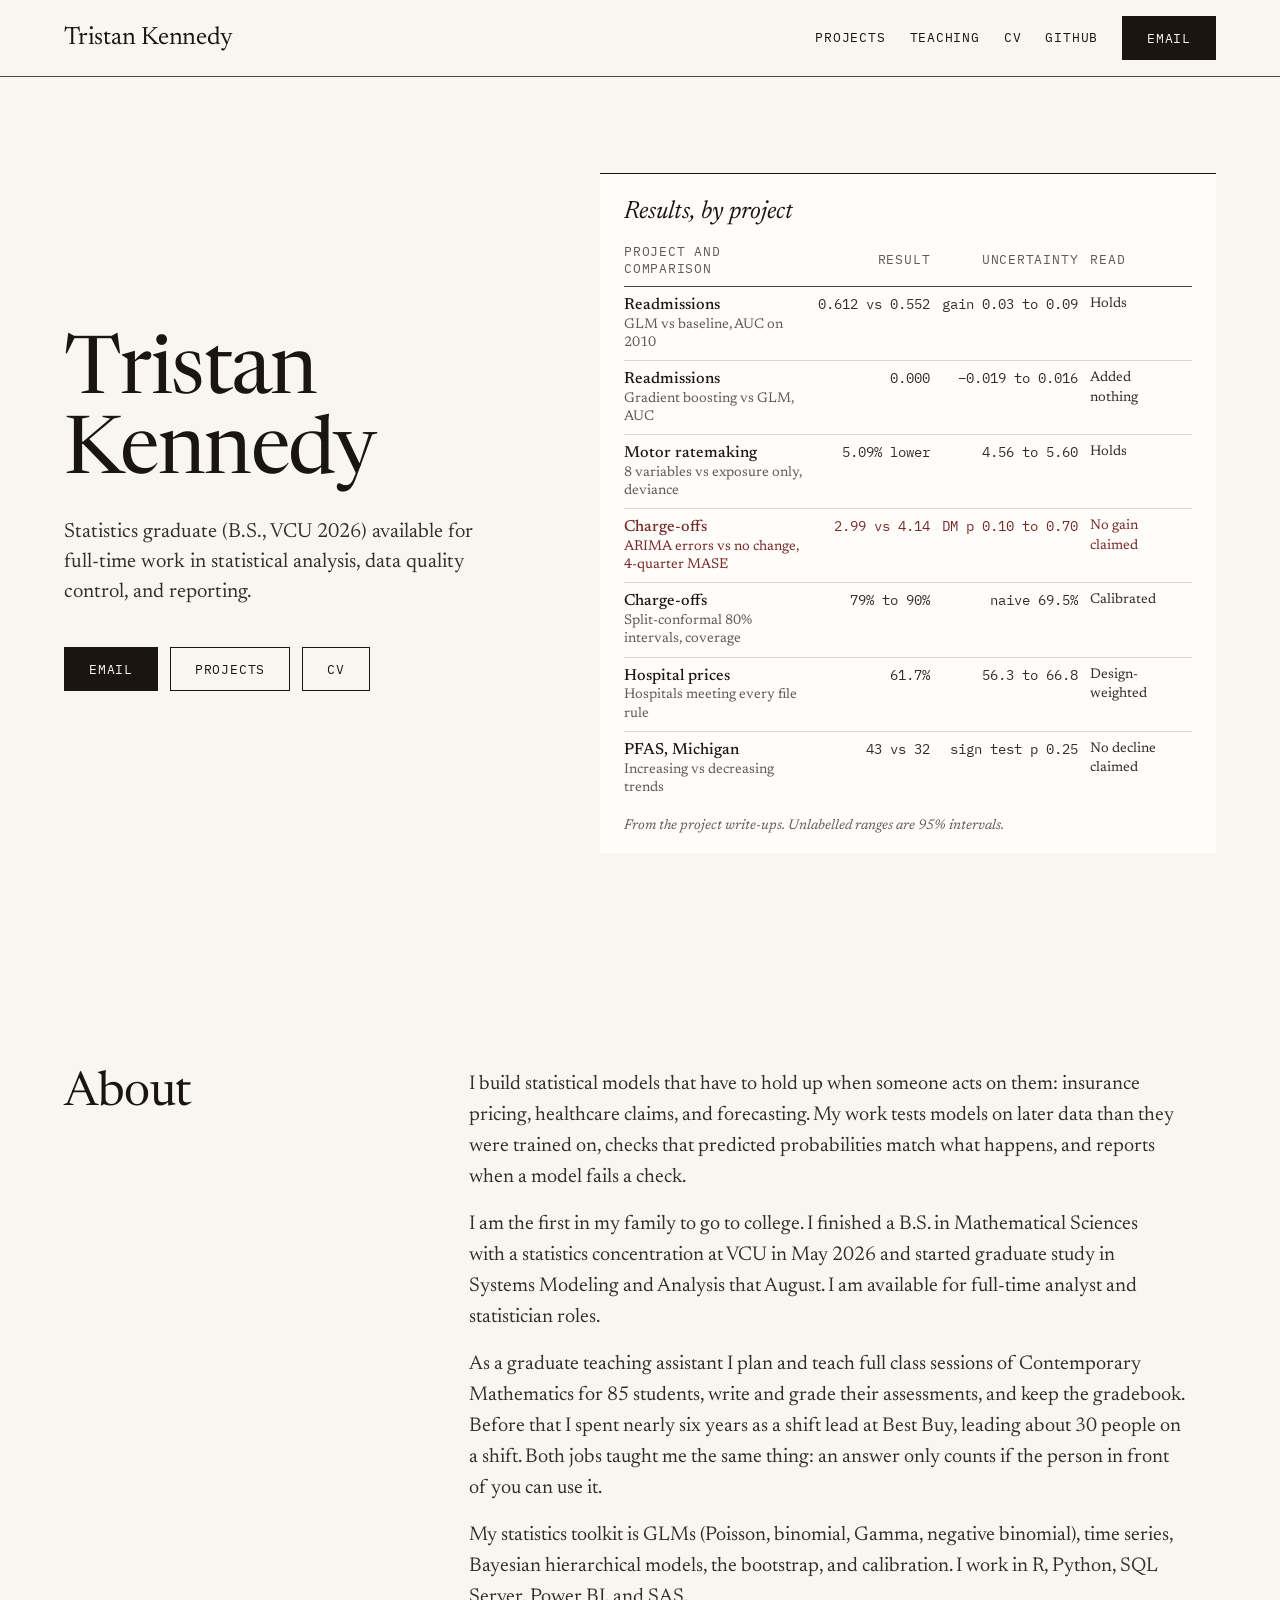
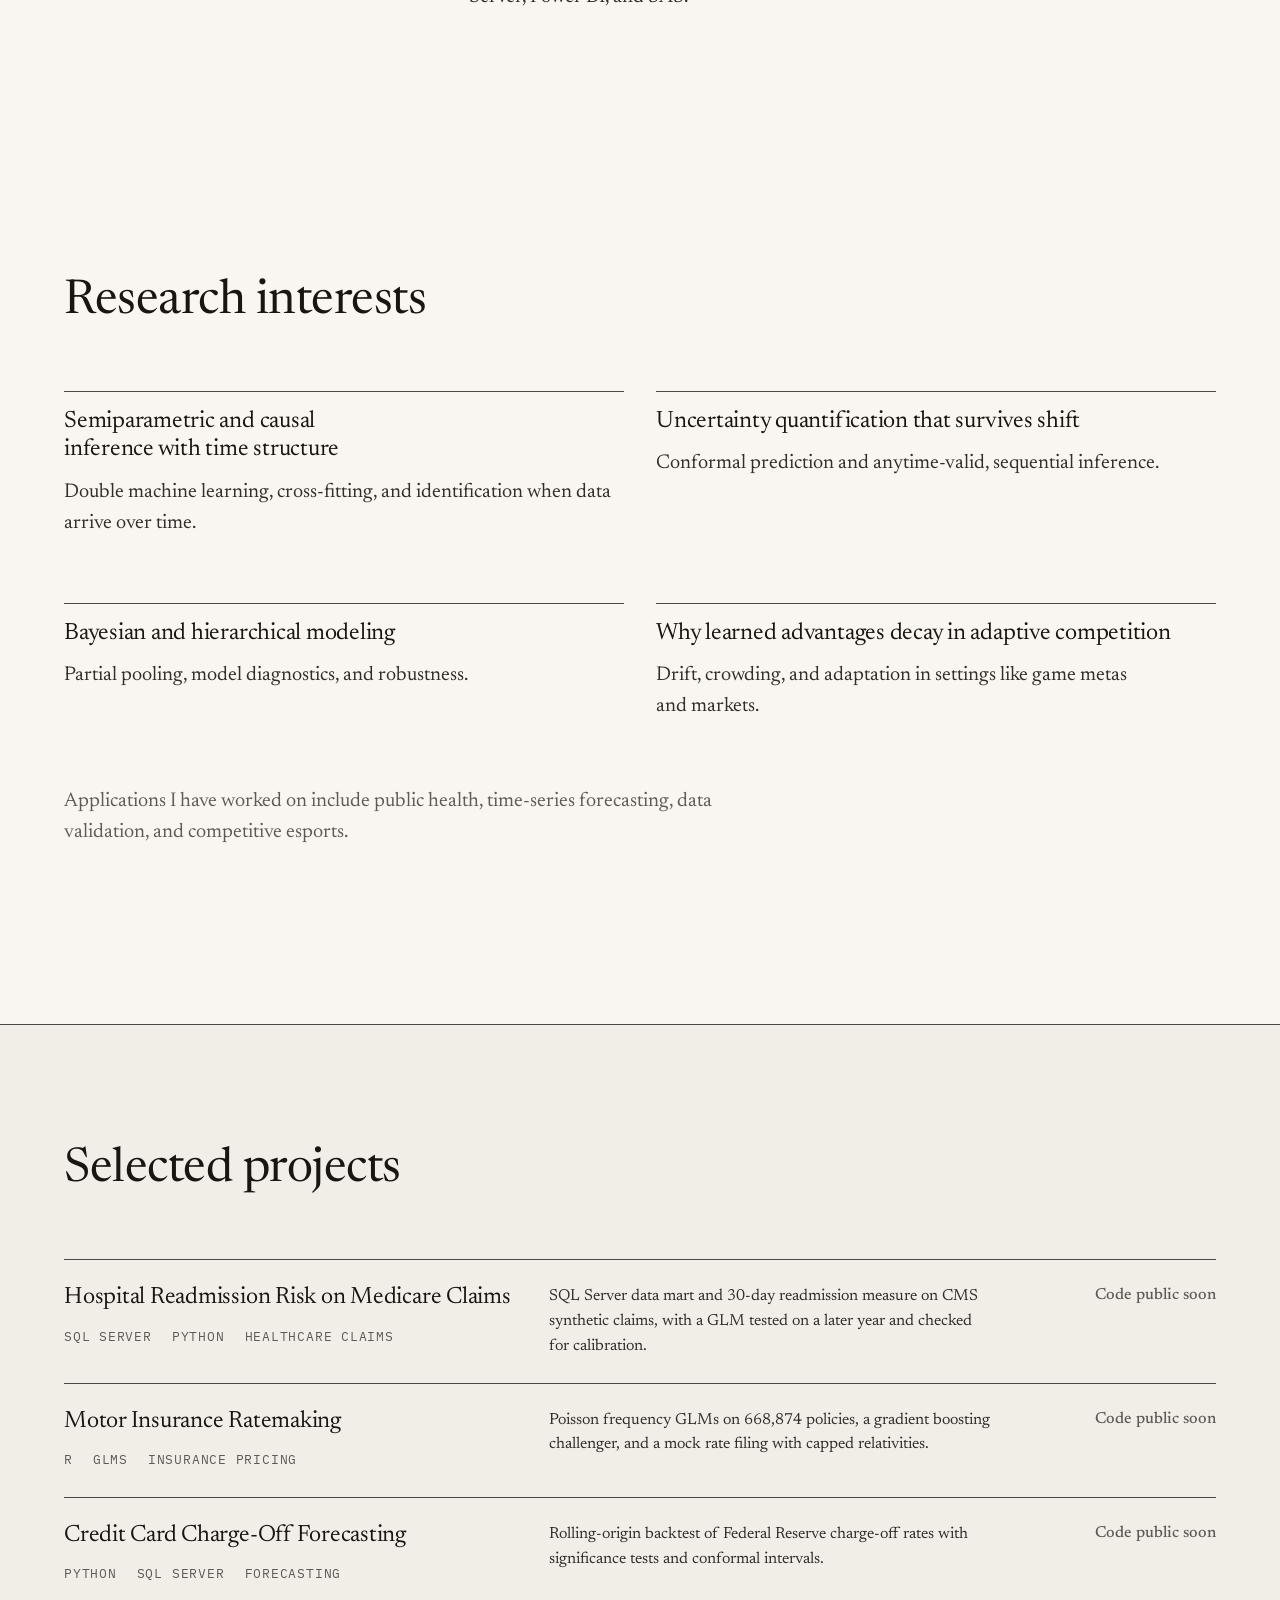
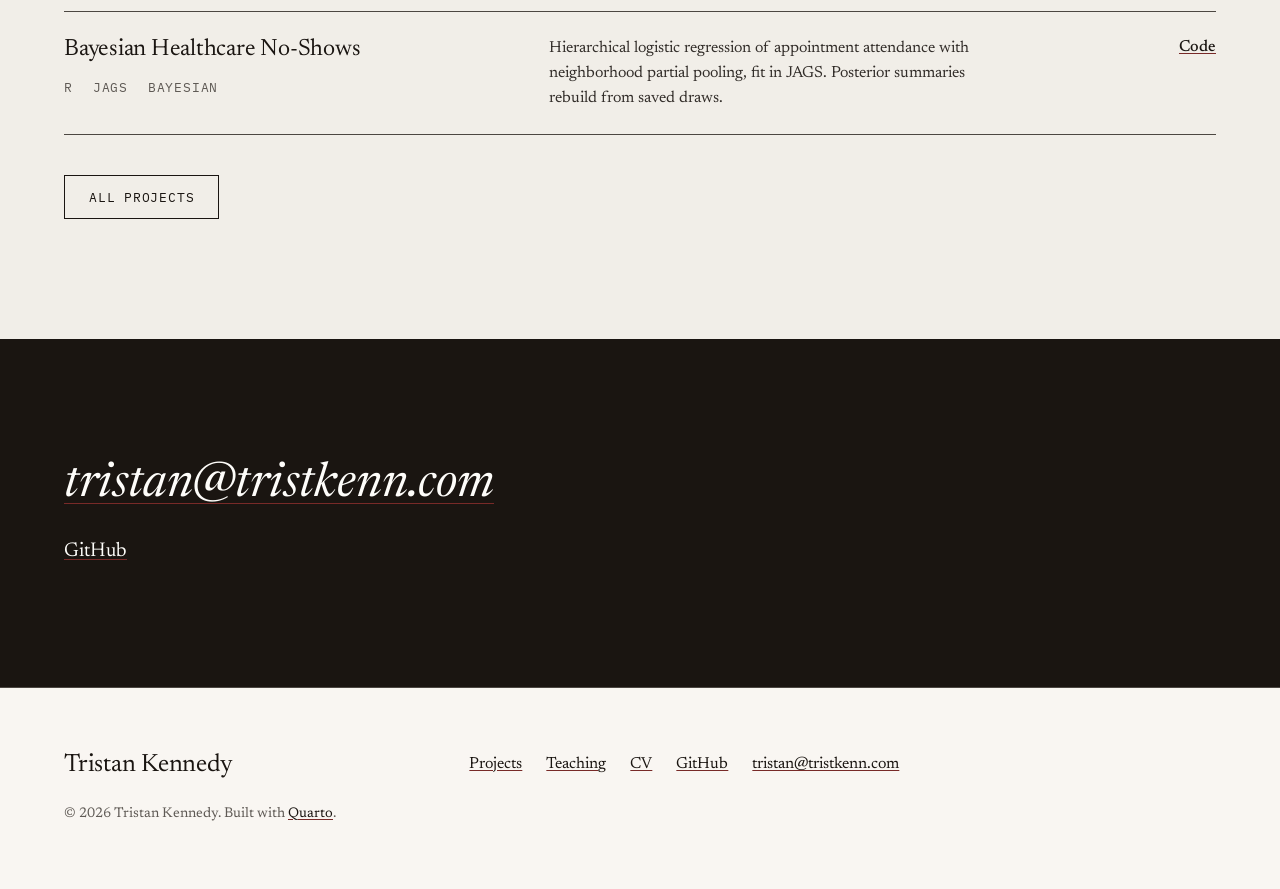
<file: index.html>
<!DOCTYPE html>
<html xmlns="http://www.w3.org/1999/xhtml" lang="en" xml:lang="en"><head>

<meta charset="utf-8">
<meta name="generator" content="quarto-1.11.9">

<meta name="viewport" content="width=device-width, initial-scale=1.0, user-scalable=yes">

<meta name="description" content="Statistical modeling for insurance pricing, healthcare claims, and forecasting, by Tristan Kennedy.">

<title>Tristan Kennedy</title>
<style>
</style>


<link rel="preconnect" href="https://fonts.googleapis.com">
<link rel="preconnect" href="https://fonts.gstatic.com" crossorigin="">
<link rel="stylesheet" href="https://fonts.googleapis.com/css2?family=Newsreader:ital,opsz,wght@0,6..72,400;0,6..72,500;1,6..72,400&amp;family=IBM+Plex+Mono:wght@400;500&amp;display=swap">


<link rel="stylesheet" href="styles/site.css">
</head>

<body>

<header class="site-nav">
  <div class="container site-nav-inner">
    <a class="wordmark" href="index.html">Tristan Kennedy</a>
    <nav aria-label="Main">
      <ul>
        <li><a href="projects.html">Projects</a></li>
        <li><a href="teaching.html">Teaching</a></li>
        <li><a href="cv.html">CV</a></li>
        <li><a href="https://github.com/tristantoo">GitHub</a></li>
        <li><a class="btn btn--primary" href="mailto:tristan@tristkenn.com">Email</a></li>
      </ul>
    </nav>
  </div>
</header>
<main id="main"><section class="hero">
  <div class="container hero-grid">
    <div class="hero-text">
      <h1>Tristan Kennedy</h1>
      <p class="lead">Statistics graduate (B.S., VCU 2026) available for full-time work in statistical analysis, data quality control, and reporting.</p>
      <p class="actions"><a class="btn btn--primary" href="mailto:tristan@tristkenn.com">Email</a><a class="btn" href="projects.html">Projects</a><a class="btn" href="cv.html">CV</a></p>
    </div>
    <figure class="sheet">
      <div class="sheet-scroll" tabindex="0" role="region" aria-label="Results, scrolls sideways on small screens">
        
<table class="caption-top">
<caption>Results, by project</caption>
<thead>
<tr class="header">
<th data-quarto-table-cell-role="th" scope="col">Project and comparison</th>
<th class="num" data-quarto-table-cell-role="th" scope="col">Result</th>
<th class="num" data-quarto-table-cell-role="th" scope="col">Uncertainty</th>
<th data-quarto-table-cell-role="th" scope="col">Read</th>
</tr>
</thead>
<tbody>
<tr class="odd">
<th data-quarto-table-cell-role="th" scope="row">Readmissions<span>GLM vs baseline, AUC on 2010</span></th>
<td class="num">0.612 vs 0.552</td>
<td class="num">gain 0.03 to 0.09</td>
<td>Holds</td>
</tr>
<tr class="even">
<th data-quarto-table-cell-role="th" scope="row">Readmissions<span>Gradient boosting vs GLM, AUC</span></th>
<td class="num">0.000</td>
<td class="num">−0.019 to 0.016</td>
<td>Added nothing</td>
</tr>
<tr class="odd">
<th data-quarto-table-cell-role="th" scope="row">Motor ratemaking<span>8 variables vs exposure only, deviance</span></th>
<td class="num">5.09% lower</td>
<td class="num">4.56 to 5.60</td>
<td>Holds</td>
</tr>
<tr class="mark even">
<th data-quarto-table-cell-role="th" scope="row">Charge-offs<span>ARIMA errors vs no change, 4-quarter MASE</span></th>
<td class="num">2.99 vs 4.14</td>
<td class="num">DM p 0.10 to 0.70</td>
<td>No gain claimed</td>
</tr>
<tr class="odd">
<th data-quarto-table-cell-role="th" scope="row">Charge-offs<span>Split-conformal 80% intervals, coverage</span></th>
<td class="num">79% to 90%</td>
<td class="num">naive 69.5%</td>
<td>Calibrated</td>
</tr>
<tr class="even">
<th data-quarto-table-cell-role="th" scope="row">Hospital prices<span>Hospitals meeting every file rule</span></th>
<td class="num">61.7%</td>
<td class="num">56.3 to 66.8</td>
<td>Design-weighted</td>
</tr>
<tr class="odd">
<th data-quarto-table-cell-role="th" scope="row">PFAS, Michigan<span>Increasing vs decreasing trends</span></th>
<td class="num">43 vs 32</td>
<td class="num">sign test p 0.25</td>
<td>No decline claimed</td>
</tr>
</tbody>
</table>

      </div>
      <figcaption>From the project write-ups. Unlabelled ranges are 95% intervals.</figcaption>
    </figure>
  </div>
</section>
<div class="band">
<div class="container split">
<section id="about" class="head">
<h2>About</h2>
</section>
<div class="body">
<p>I build statistical models that have to hold up when someone acts on them: insurance pricing, healthcare claims, and forecasting. My work tests models on later data than they were trained on, checks that predicted probabilities match what happens, and reports when a model fails a check.</p>
<p>I am the first in my family to go to college. I finished a B.S. in Mathematical Sciences with a statistics concentration at VCU in May 2026 and started graduate study in Systems Modeling and Analysis that August. I am available for full-time analyst and statistician roles.</p>
<p>As a graduate teaching assistant I plan and teach full class sessions of Contemporary Mathematics for 85 students, write and grade their assessments, and keep the gradebook. Before that I spent nearly six years as a shift lead at Best Buy, leading about 30 people on a shift. Both jobs taught me the same thing: an answer only counts if the person in front of you can use it.</p>
<p>My statistics toolkit is GLMs (Poisson, binomial, Gamma, negative binomial), time series, Bayesian hierarchical models, the bootstrap, and calibration. I work in R, Python, SQL Server, Power BI, and SAS.</p>
</div>
</div>
</div>
<div class="band band--gap-l">
<div class="container interests">
<section id="research-interests" class="head">
<h2>Research interests</h2>
</section>
<section id="semiparametric-and-causal-inference-with-time-structure" class="item">
<h3>Semiparametric and causal inference with time structure</h3>
<p>Double machine learning, cross-fitting, and identification when data arrive over time.</p>
</section>
<section id="uncertainty-quantification-that-survives-shift" class="item">
<h3>Uncertainty quantification that survives shift</h3>
<p>Conformal prediction and anytime-valid, sequential inference.</p>
</section>
<section id="bayesian-and-hierarchical-modeling" class="item">
<h3>Bayesian and hierarchical modeling</h3>
<p>Partial pooling, model diagnostics, and robustness.</p>
</section>
<section id="why-learned-advantages-decay-in-adaptive-competition" class="item">
<h3>Why learned advantages decay in adaptive competition</h3>
<p>Drift, crowding, and adaptation in settings like game metas and markets.</p>
</section>
<p>Applications I have worked on include public health, time-series forecasting, data validation, and competitive esports.</p>
</div>
</div>
<div class="band band--well">
<div class="container index">
<section id="selected-projects" class="head">
<h2>Selected projects</h2>
</section>
<div class="entry-row">
<section id="hospital-readmission-risk-on-medicare-claims" class="head">
<h3>Hospital Readmission Risk on Medicare Claims</h3>
<p><span class="tag">SQL Server</span> <span class="tag">Python</span> <span class="tag">Healthcare claims</span></p>
</section>
<p>SQL Server data mart and 30-day readmission measure on CMS synthetic claims, with a GLM tested on a later year and checked for calibration.</p>
<div class="links">
<p><span class="muted">Code public soon</span></p>
</div>
</div>
<div class="entry-row">
<section id="motor-insurance-ratemaking" class="head">
<h3>Motor Insurance Ratemaking</h3>
<p><span class="tag">R</span> <span class="tag">GLMs</span> <span class="tag">Insurance pricing</span></p>
</section>
<p>Poisson frequency GLMs on 668,874 policies, a gradient boosting challenger, and a mock rate filing with capped relativities.</p>
<div class="links">
<p><span class="muted">Code public soon</span></p>
</div>
</div>
<div class="entry-row">
<section id="credit-card-charge-off-forecasting" class="head">
<h3>Credit Card Charge-Off Forecasting</h3>
<p><span class="tag">Python</span> <span class="tag">SQL Server</span> <span class="tag">Forecasting</span></p>
</section>
<p>Rolling-origin backtest of Federal Reserve charge-off rates with significance tests and conformal intervals.</p>
<div class="links">
<p><span class="muted">Code public soon</span></p>
</div>
</div>
<div class="entry-row">
<section id="bayesian-healthcare-no-shows" class="head">
<h3>Bayesian Healthcare No-Shows</h3>
<p><span class="tag">R</span> <span class="tag">JAGS</span> <span class="tag">Bayesian</span></p>
</section>
<p>Hierarchical logistic regression of appointment attendance with neighborhood partial pooling, fit in JAGS. Posterior summaries rebuild from saved draws.</p>
<div class="links">
<p><a href="https://github.com/tristantoo/bayesian-healthcare-no-shows">Code</a></p>
</div>
</div>
<p><a href="./projects.html" class="btn">All projects</a></p>
</div>
</div>
<div class="band band--ink">
<div class="container contact">
<p><a href="mailto:tristan@tristkenn.com" class="contact-mail">tristan@tristkenn.com</a></p>
<p><a href="https://github.com/tristantoo">GitHub</a></p>
</div>
</div>


</main>
<footer class="site-footer">
  <div class="container site-footer-inner">
    <p class="footer-mark">Tristan Kennedy</p>
    <ul class="footer-links">
      <li><a href="projects.html">Projects</a></li>
      <li><a href="teaching.html">Teaching</a></li>
      <li><a href="cv.html">CV</a></li>
      <li><a href="https://github.com/tristantoo">GitHub</a></li>
      <li><a href="mailto:tristan@tristkenn.com">tristan@tristkenn.com</a></li>
    </ul>
    <p class="footer-legal">© 2026 Tristan Kennedy. Built with <a href="https://quarto.org">Quarto</a>.</p>
  </div>
</footer>
<script>
  const here = location.pathname.replace(/\/$/, '/index.html').split('/').pop();
  for (const a of document.querySelectorAll('.site-nav nav a:not(.btn)')) if (a.getAttribute('href') === here) a.setAttribute('aria-current', 'page');
</script>




</body></html>
</file>
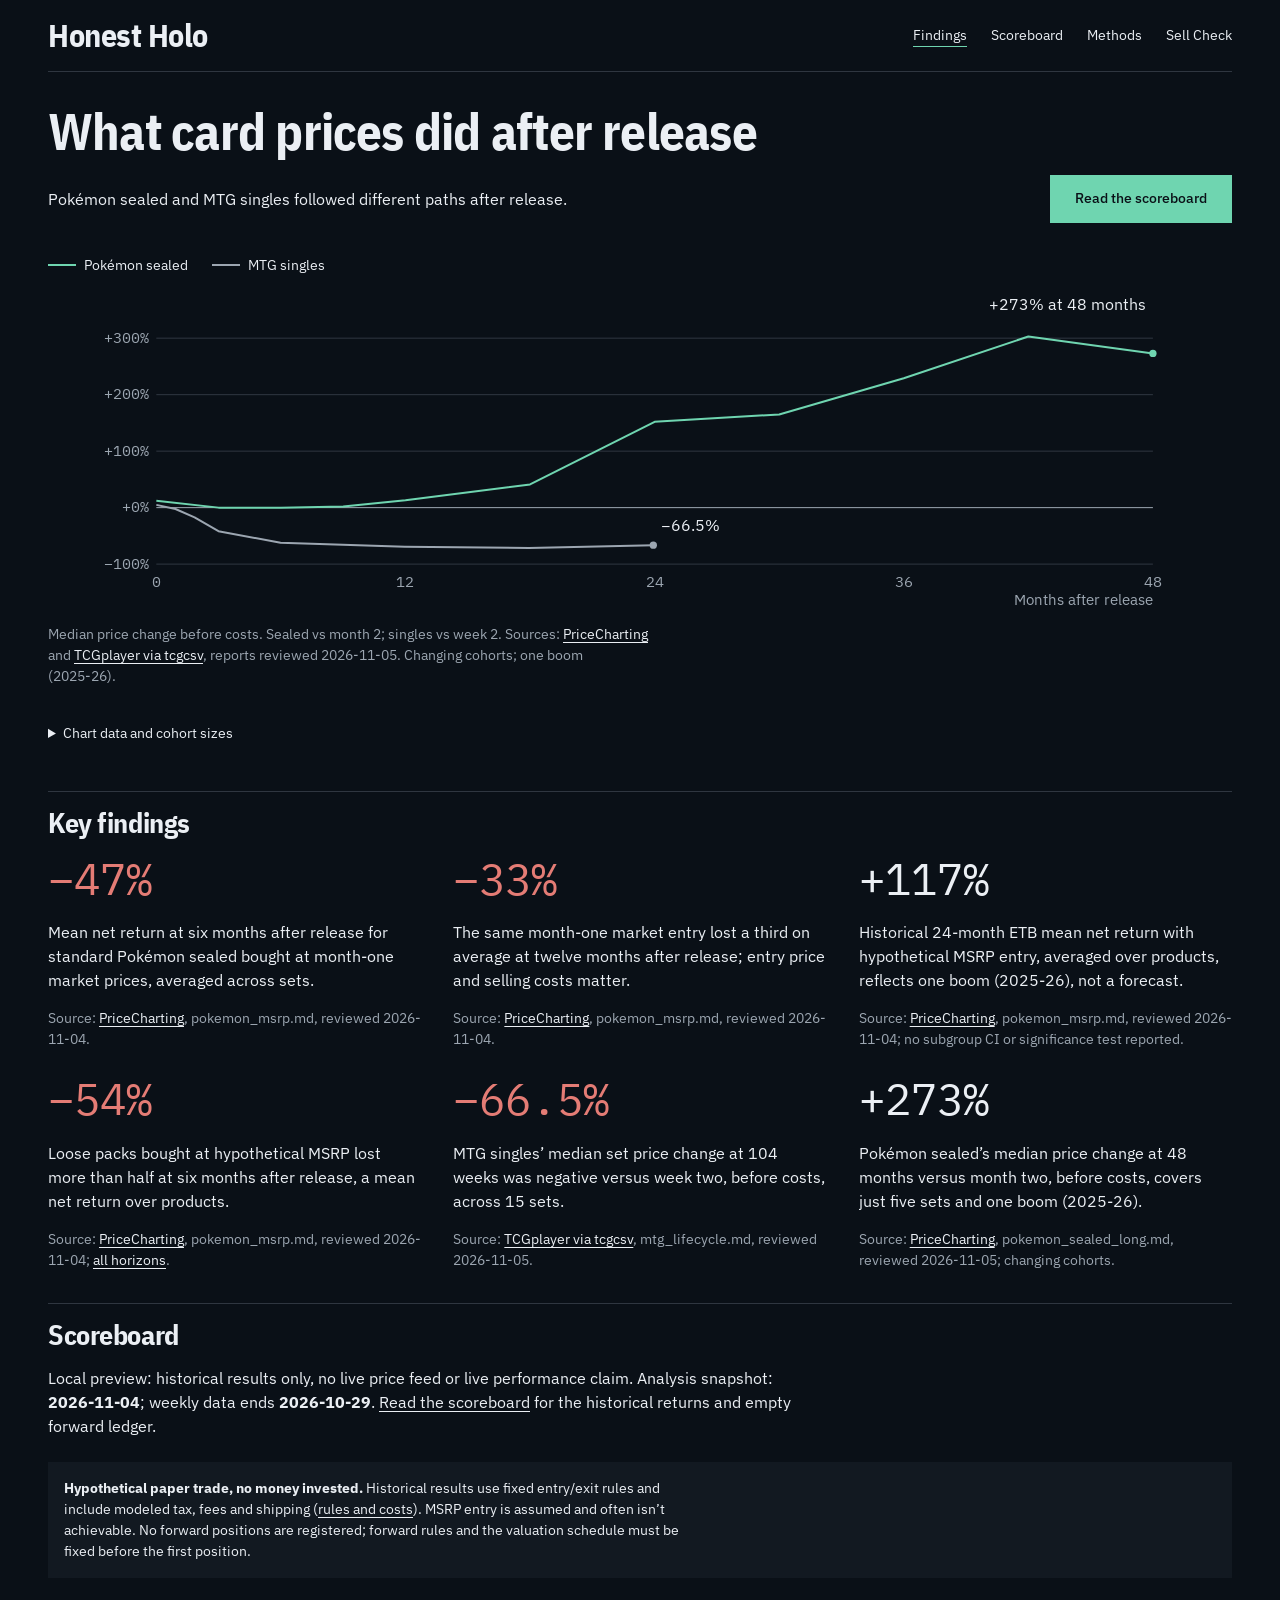
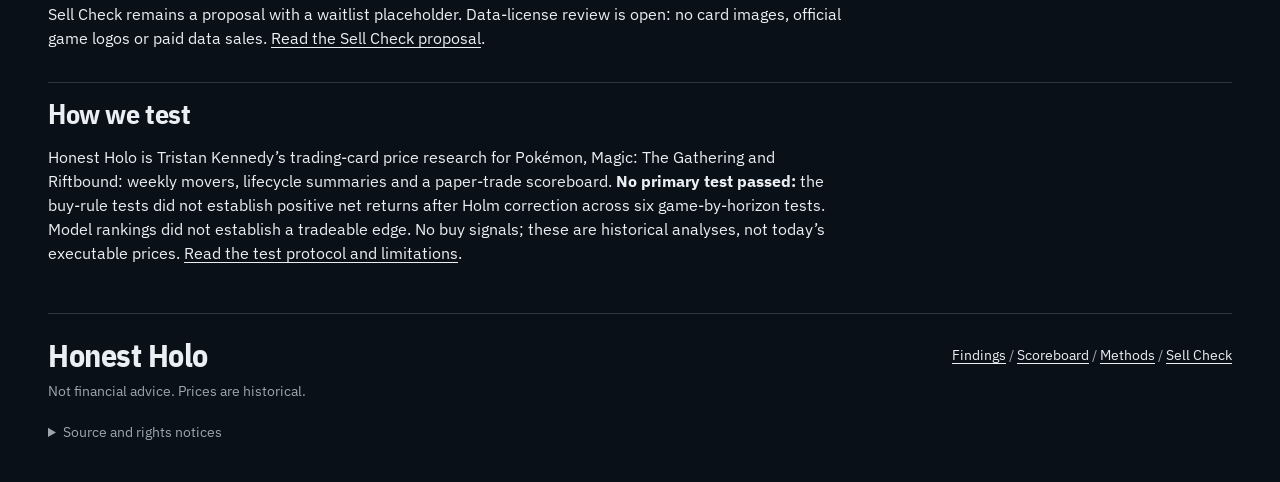
<file: honestholo/index.html>
<!DOCTYPE html>
<html lang="en"><head><meta charset="utf-8">
<meta name="viewport" content="width=device-width, initial-scale=1">
<meta name="description" content="Trading-card price research with costs, losses, and uncertainty.">
<title>What card prices did after release</title>
<link rel="stylesheet" href="assets/styles.css">
</head>
<body class="page-index">
<main class="content"><header id="title-block-header" class="quarto-title-block"></header>
<header class="site-header" role="banner">
  <a class="skip-link" href="#main">Skip to content</a>
  <a class="wordmark" href="index.html" aria-label="Honest Holo home">Honest Holo</a>
  <nav class="desktop-nav" aria-label="Main navigation">
    <a href="index.html">Findings</a><a href="scoreboard.html">Scoreboard</a><a href="methods.html">Methods</a><a href="sell-check.html">Sell Check</a>
  </nav>
  <details class="mobile-nav">
    <summary>Menu</summary>
    <nav aria-label="Mobile navigation">
      <a href="index.html">Findings</a><a href="scoreboard.html">Scoreboard</a><a href="methods.html">Methods</a><a href="sell-check.html">Sell Check</a>
    </nav>
  </details>
</header>
<section id="main" class="hero">
<h1>What card prices did after release</h1>
<div class="hero-intro">
<p>Pokémon sealed and MTG singles followed different paths after release.</p>
<p><a href="./scoreboard.html" class="button-link">Read the scoreboard</a></p>
</div>
<figure class="lifecycle-chart">
<div class="chart-legend"><span><i aria-hidden="true"></i>Pokémon sealed</span><span><i class="reference-key" aria-hidden="true"></i>MTG singles</span></div>
<svg class="chart-wide" viewbox="0 0 1150 350" role="img" aria-labelledby="chart-title-w chart-desc-w">
<title id="chart-title-w">Median price paths after release</title><desc id="chart-desc-w">Pokémon sealed rises from +12% at release to +273% at 48 months, relative to month two. MTG singles fall from +4.9% to −66.5% by 104 weeks, relative to week two. These are historical price changes before costs, with different baselines and changing cohorts. The late sealed rise reflects one boom (2025-26), not a forecast. Exact values and counts follow in the data tables.</desc>
<line class="chart-grid" x1="46" x2="1136" y1="302.00" y2="302.00"></line><text x="38" y="307.00" text-anchor="end">−100%</text>
<line class="chart-zero" x1="46" x2="1136" y1="240.22" y2="240.22"></line><text x="38" y="245.22" text-anchor="end">+0%</text>
<line class="chart-grid" x1="46" x2="1136" y1="178.44" y2="178.44"></line><text x="38" y="183.44" text-anchor="end">+100%</text>
<line class="chart-grid" x1="46" x2="1136" y1="116.67" y2="116.67"></line><text x="38" y="121.67" text-anchor="end">+200%</text>
<line class="chart-grid" x1="46" x2="1136" y1="54.89" y2="54.89"></line><text x="38" y="59.89" text-anchor="end">+300%</text>
<text x="46.00" y="327" text-anchor="middle">0</text>
<text x="318.50" y="327" text-anchor="middle">12</text>
<text x="591.00" y="327" text-anchor="middle">24</text>
<text x="863.50" y="327" text-anchor="middle">36</text>
<text x="1136.00" y="327" text-anchor="middle">48</text>
<text class="axis-label" x="1136" y="347" text-anchor="end">Months after release</text>
<polyline class="chart-primary" points="46.00,232.81 114.12,240.22 182.25,240.22 250.38,238.99 318.50,232.19 454.75,214.89 591.00,146.32 727.25,138.29 863.50,98.75 999.75,53.04 1136.00,71.57"></polyline>
<polyline class="chart-reference" points="46.00,237.20 66.91,241.70 87.81,250.85 113.94,265.98 181.88,278.59 249.83,280.87 317.77,282.97 453.65,284.27 589.54,281.30"></polyline>
<circle class="chart-marker" cx="1136.00" cy="71.57" r="4"></circle><text class="annotation" x="1128.00" y="24" text-anchor="end">+273% at 48 months</text>
<circle class="chart-marker reference" cx="589.54" cy="281.30" r="4"></circle><text class="annotation" x="597.54" y="265.30">−66.5%</text>
</svg>
<svg class="chart-narrow" viewbox="0 0 358 320" role="img" aria-labelledby="chart-title-n chart-desc-n">
<title id="chart-title-n">Median price paths after release</title><desc id="chart-desc-n">Pokémon sealed rises from +12% at release to +273% at 48 months, relative to month two. MTG singles fall from +4.9% to −66.5% by 104 weeks, relative to week two. These are historical price changes before costs, with different baselines and changing cohorts. The late sealed rise reflects one boom (2025-26), not a forecast. Exact values and counts follow in the data tables.</desc>
<line class="chart-grid" x1="46" x2="344" y1="272.00" y2="272.00"></line><text x="38" y="277.00" text-anchor="end">−100%</text>
<line class="chart-zero" x1="46" x2="344" y1="216.89" y2="216.89"></line><text x="38" y="221.89" text-anchor="end">+0%</text>
<line class="chart-grid" x1="46" x2="344" y1="161.78" y2="161.78"></line><text x="38" y="166.78" text-anchor="end">+100%</text>
<line class="chart-grid" x1="46" x2="344" y1="106.67" y2="106.67"></line><text x="38" y="111.67" text-anchor="end">+200%</text>
<line class="chart-grid" x1="46" x2="344" y1="51.56" y2="51.56"></line><text x="38" y="56.56" text-anchor="end">+300%</text>
<text x="46.00" y="297" text-anchor="middle">0</text>
<text x="120.50" y="297" text-anchor="middle">12</text>
<text x="195.00" y="297" text-anchor="middle">24</text>
<text x="269.50" y="297" text-anchor="middle">36</text>
<text x="344.00" y="297" text-anchor="middle">48</text>
<text class="axis-label" x="344" y="317" text-anchor="end">Months after release</text>
<polyline class="chart-primary" points="46.00,210.28 64.62,216.89 83.25,216.89 101.88,215.79 120.50,209.72 157.75,194.29 195.00,133.12 232.25,125.96 269.50,90.68 306.75,49.90 344.00,66.44"></polyline>
<polyline class="chart-reference" points="46.00,214.19 51.72,218.21 57.43,226.37 64.57,239.87 83.15,251.11 101.72,253.15 120.30,255.03 157.45,256.18 194.60,253.54"></polyline>
<circle class="chart-marker" cx="344.00" cy="66.44" r="4"></circle><text class="annotation" x="336.00" y="24" text-anchor="end">+273% at 48 months</text>
<circle class="chart-marker reference" cx="194.60" cy="253.54" r="4"></circle><text class="annotation" x="202.60" y="237.54">−66.5%</text>
</svg>
<figcaption class="source chart-caption">
<p>Median price change before costs. Sealed vs month 2; singles vs week 2. Sources: <a href="https://www.pricecharting.com/?src=site_chart">PriceCharting</a> and <a href="https://tcgcsv.com/?src=site_chart">TCGplayer via tcgcsv</a>, reports reviewed 2026-11-05. Changing cohorts; one boom (2025-26).</p>
</figcaption>
</figure>
</section>
<details class="chart-data"><summary>Chart data and cohort sizes</summary>
<p>Sealed sold-price history; median across sets. Months since release; reference month 2.</p>
<div class="table-scroll" tabindex="0" role="region" aria-label="Sealed lifecycle chart data">
<table class="caption-top">
<caption>Source: <a href="https://www.pricecharting.com/?src=site_chart_data">PriceCharting</a>,
derived aggregates, reports reviewed 2026-11-05. Report:
<code>pokemon_sealed_long.md</code>.</caption>
<thead>
<tr class="header">
<th style="text-align: left;">Month</th>
<th style="text-align: right;">Median price change</th>
<th style="text-align: right;">Sets</th>
</tr>
</thead>
<tbody>
<tr class="odd">
<td style="text-align: left;" data-label="Month"><span class="cell-value">0</span></td>
<td style="text-align: right;" data-label="Median price change"><span class="cell-value">+12%</span></td>
<td style="text-align: right;" data-label="Sets"><span class="cell-value">28</span></td>
</tr>
<tr class="even">
<td style="text-align: left;" data-label="Month"><span class="cell-value">3</span></td>
<td style="text-align: right;" data-label="Median price change"><span class="cell-value">+0%</span></td>
<td style="text-align: right;" data-label="Sets"><span class="cell-value">28</span></td>
</tr>
<tr class="odd">
<td style="text-align: left;" data-label="Month"><span class="cell-value">6</span></td>
<td style="text-align: right;" data-label="Median price change"><span class="cell-value">+0%</span></td>
<td style="text-align: right;" data-label="Sets"><span class="cell-value">27</span></td>
</tr>
<tr class="even">
<td style="text-align: left;" data-label="Month"><span class="cell-value">9</span></td>
<td style="text-align: right;" data-label="Median price change"><span class="cell-value">+2%</span></td>
<td style="text-align: right;" data-label="Sets"><span class="cell-value">25</span></td>
</tr>
<tr class="odd">
<td style="text-align: left;" data-label="Month"><span class="cell-value">12</span></td>
<td style="text-align: right;" data-label="Median price change"><span class="cell-value">+13%</span></td>
<td style="text-align: right;" data-label="Sets"><span class="cell-value">24</span></td>
</tr>
<tr class="even">
<td style="text-align: left;" data-label="Month"><span class="cell-value">18</span></td>
<td style="text-align: right;" data-label="Median price change"><span class="cell-value">+41%</span></td>
<td style="text-align: right;" data-label="Sets"><span class="cell-value">20</span></td>
</tr>
<tr class="odd">
<td style="text-align: left;" data-label="Month"><span class="cell-value">24</span></td>
<td style="text-align: right;" data-label="Median price change"><span class="cell-value">+152%</span></td>
<td style="text-align: right;" data-label="Sets"><span class="cell-value">17</span></td>
</tr>
<tr class="even">
<td style="text-align: left;" data-label="Month"><span class="cell-value">30</span></td>
<td style="text-align: right;" data-label="Median price change"><span class="cell-value">+165%</span></td>
<td style="text-align: right;" data-label="Sets"><span class="cell-value">14</span></td>
</tr>
<tr class="odd">
<td style="text-align: left;" data-label="Month"><span class="cell-value">36</span></td>
<td style="text-align: right;" data-label="Median price change"><span class="cell-value">+229%</span></td>
<td style="text-align: right;" data-label="Sets"><span class="cell-value">11</span></td>
</tr>
<tr class="even">
<td style="text-align: left;" data-label="Month"><span class="cell-value">42</span></td>
<td style="text-align: right;" data-label="Median price change"><span class="cell-value">+303%</span></td>
<td style="text-align: right;" data-label="Sets"><span class="cell-value">7</span></td>
</tr>
<tr class="odd">
<td style="text-align: left;" data-label="Month"><span class="cell-value">48</span></td>
<td style="text-align: right;" data-label="Median price change"><span class="cell-value">+273%</span></td>
<td style="text-align: right;" data-label="Sets"><span class="cell-value">5</span></td>
</tr>
</tbody>
</table>
</div>
<p>MTG singles; median set log changes converted to percentages, reference week 2. Weeks are divided by 4.345 for the chart’s month axis. Different baselines and cohorts make this a descriptive reference, not an estimated investment spread. No significance test of the gap is supplied.</p>
<div class="table-scroll" tabindex="0" role="region" aria-label="MTG lifecycle chart data">
<table class="caption-top">
<caption>Source: <a href="https://tcgcsv.com/?src=site_chart_data">TCGplayer via tcgcsv</a>,
derived aggregates, reports reviewed 2026-11-05. Report:
<code>mtg_lifecycle.md</code>.</caption>
<thead>
<tr class="header">
<th style="text-align: left;">Week</th>
<th style="text-align: right;">Median price change</th>
<th style="text-align: right;">Sets</th>
</tr>
</thead>
<tbody>
<tr class="odd">
<td style="text-align: left;" data-label="Week"><span class="cell-value">0</span></td>
<td style="text-align: right;" data-label="Median price change"><span class="cell-value">+4.9%</span></td>
<td style="text-align: right;" data-label="Sets"><span class="cell-value">23</span></td>
</tr>
<tr class="even">
<td style="text-align: left;" data-label="Week"><span class="cell-value">4</span></td>
<td style="text-align: right;" data-label="Median price change"><span class="cell-value"><span class="negative">−2.4%</span></span></td>
<td style="text-align: right;" data-label="Sets"><span class="cell-value">52</span></td>
</tr>
<tr class="odd">
<td style="text-align: left;" data-label="Week"><span class="cell-value">8</span></td>
<td style="text-align: right;" data-label="Median price change"><span class="cell-value"><span class="negative">−17.2%</span></span></td>
<td style="text-align: right;" data-label="Sets"><span class="cell-value">49</span></td>
</tr>
<tr class="even">
<td style="text-align: left;" data-label="Week"><span class="cell-value">13</span></td>
<td style="text-align: right;" data-label="Median price change"><span class="cell-value"><span class="negative">−41.7%</span></span></td>
<td style="text-align: right;" data-label="Sets"><span class="cell-value">48</span></td>
</tr>
<tr class="odd">
<td style="text-align: left;" data-label="Week"><span class="cell-value">26</span></td>
<td style="text-align: right;" data-label="Median price change"><span class="cell-value"><span class="negative">−62.1%</span></span></td>
<td style="text-align: right;" data-label="Sets"><span class="cell-value">46</span></td>
</tr>
<tr class="even">
<td style="text-align: left;" data-label="Week"><span class="cell-value">39</span></td>
<td style="text-align: right;" data-label="Median price change"><span class="cell-value"><span class="negative">−65.8%</span></span></td>
<td style="text-align: right;" data-label="Sets"><span class="cell-value">42</span></td>
</tr>
<tr class="odd">
<td style="text-align: left;" data-label="Week"><span class="cell-value">52</span></td>
<td style="text-align: right;" data-label="Median price change"><span class="cell-value"><span class="negative">−69.2%</span></span></td>
<td style="text-align: right;" data-label="Sets"><span class="cell-value">36</span></td>
</tr>
<tr class="even">
<td style="text-align: left;" data-label="Week"><span class="cell-value">78</span></td>
<td style="text-align: right;" data-label="Median price change"><span class="cell-value"><span class="negative">−71.3%</span></span></td>
<td style="text-align: right;" data-label="Sets"><span class="cell-value">24</span></td>
</tr>
<tr class="odd">
<td style="text-align: left;" data-label="Week"><span class="cell-value">104</span></td>
<td style="text-align: right;" data-label="Median price change"><span class="cell-value"><span class="negative">−66.5%</span></span></td>
<td style="text-align: right;" data-label="Sets"><span class="cell-value">15</span></td>
</tr>
</tbody>
</table>
</div>
</details>
<h2 id="key-findings">Key findings</h2>
<div class="findings-grid">
<div class="finding">
<p><span class="figure negative">−47%</span></p>
<p>Mean net return at six months after release for standard Pokémon sealed bought at month-one market prices, averaged across sets.</p>
<div class="source">
<p>Source: <a href="https://www.pricecharting.com/?src=site_findings">PriceCharting</a>, <code>pokemon_msrp.md</code>, reviewed 2026-11-04.</p>
</div>
</div>
<div class="finding">
<p><span class="figure negative">−33%</span></p>
<p>The same month-one market entry lost a third on average at twelve months after release; entry price and selling costs matter.</p>
<div class="source">
<p>Source: <a href="https://www.pricecharting.com/?src=site_findings">PriceCharting</a>, <code>pokemon_msrp.md</code>, reviewed 2026-11-04.</p>
</div>
</div>
<div class="finding">
<p><span class="figure">+117%</span></p>
<p>Historical 24-month ETB mean net return with hypothetical MSRP entry, averaged over products, reflects one boom (2025-26), not a forecast.</p>
<div class="source">
<p>Source: <a href="https://www.pricecharting.com/?src=honestholo_findings">PriceCharting</a>, <code>pokemon_msrp.md</code>, reviewed 2026-11-04; no subgroup CI or significance test reported.</p>
</div>
</div>
<div class="finding">
<p><span class="figure negative">−54%</span></p>
<p>Loose packs bought at hypothetical MSRP lost more than half at six months after release, a mean net return over products.</p>
<div class="source">
<p>Source: <a href="https://www.pricecharting.com/?src=site_findings">PriceCharting</a>, <code>pokemon_msrp.md</code>, reviewed 2026-11-04; <a href="./scoreboard.html">all horizons</a>.</p>
</div>
</div>
<div class="finding">
<p><span class="figure negative">−66.5%</span></p>
<p>MTG singles’ median set price change at 104 weeks was negative versus week two, before costs, across 15 sets.</p>
<div class="source">
<p>Source: <a href="https://tcgcsv.com/?src=site_findings">TCGplayer via tcgcsv</a>, <code>mtg_lifecycle.md</code>, reviewed 2026-11-05.</p>
</div>
</div>
<div class="finding">
<p><span class="figure">+273%</span></p>
<p>Pokémon sealed’s median price change at 48 months versus month two, before costs, covers just five sets and one boom (2025-26).</p>
<div class="source">
<p>Source: <a href="https://www.pricecharting.com/?src=site_findings">PriceCharting</a>, <code>pokemon_sealed_long.md</code>, reviewed 2026-11-05; changing cohorts.</p>
</div>
</div>
</div>
<h2 id="scoreboard">Scoreboard</h2>
<p>Local preview: historical results only, no live price feed or live performance claim. Analysis snapshot: <strong>2026-11-04</strong>; weekly data ends <strong>2026-10-29</strong>. <a href="./scoreboard.html">Read the scoreboard</a> for the historical returns and empty forward ledger.</p>
<div class="notice paper-trade">
<p><strong>Hypothetical paper trade, no money invested.</strong> Historical results use fixed entry/exit rules and include modeled tax, fees and shipping (<a href="./methods.html#cost-model">rules and costs</a>). MSRP entry is assumed and often isn’t achievable. No forward positions are registered; forward rules and the valuation schedule must be fixed before the first position.</p>
</div>
<p>Sell Check remains a proposal with a waitlist placeholder. Data-license review is open: no card images, official game logos or paid data sales. <a href="./sell-check.html">Read the Sell Check proposal</a>.</p>
<h2 id="how-we-test">How we test</h2>
<p>Honest Holo is Tristan Kennedy’s trading-card price research for Pokémon, Magic: The Gathering and Riftbound: weekly movers, lifecycle summaries and a paper-trade scoreboard. <strong>No primary test passed:</strong> the buy-rule tests did not establish positive net returns after Holm correction across six game-by-horizon tests. Model rankings did not establish a tradeable edge. No buy signals; these are historical analyses, not today’s executable prices. <a href="./methods.html#what-failed">Read the test protocol and limitations</a>.</p>
<footer class="journal-footer" role="contentinfo">
<p><a href="./index.html" class="wordmark">Honest Holo</a></p>
<p><a href="./index.html">Findings</a> / <a href="./scoreboard.html">Scoreboard</a> / <a href="./methods.html">Methods</a> / <a href="./sell-check.html">Sell Check</a></p>
<p>Not financial advice. Prices are historical.</p>
<details class="rights-notices"><summary>Source and rights notices</summary>
<p>Unofficial. Not affiliated with or endorsed by The Pokémon Company, Nintendo, Wizards of the Coast, Riot Games, TCGplayer, or PriceCharting.</p>
<p>This product uses TCGplayer data but is not endorsed or certified by TCGplayer.</p>
<p>This site is unofficial Fan Content permitted under the <a href="https://company.wizards.com/en/legal/fancontentpolicy?src=site_footer">Fan Content Policy</a>. Not approved/endorsed by Wizards. Portions of the materials used are property of Wizards of the Coast. ©Wizards of the Coast LLC.</p>
<p>This site was created under Riot Games’ <a href="https://www.riotgames.com/en/legal?src=site_footer">Legal Jibber Jabber</a> policy using assets owned by Riot Games. Riot Games does not endorse or sponsor this project.</p>
<p>Not affiliated with or endorsed by The Pokémon Company or Nintendo. ©Pokémon/Nintendo/Creatures/GAME FREAK.</p>
</details>
</footer>

</main>
<script src="assets/config.js"></script>
<script src="assets/site.js" defer=""></script>


</body></html>
</file>
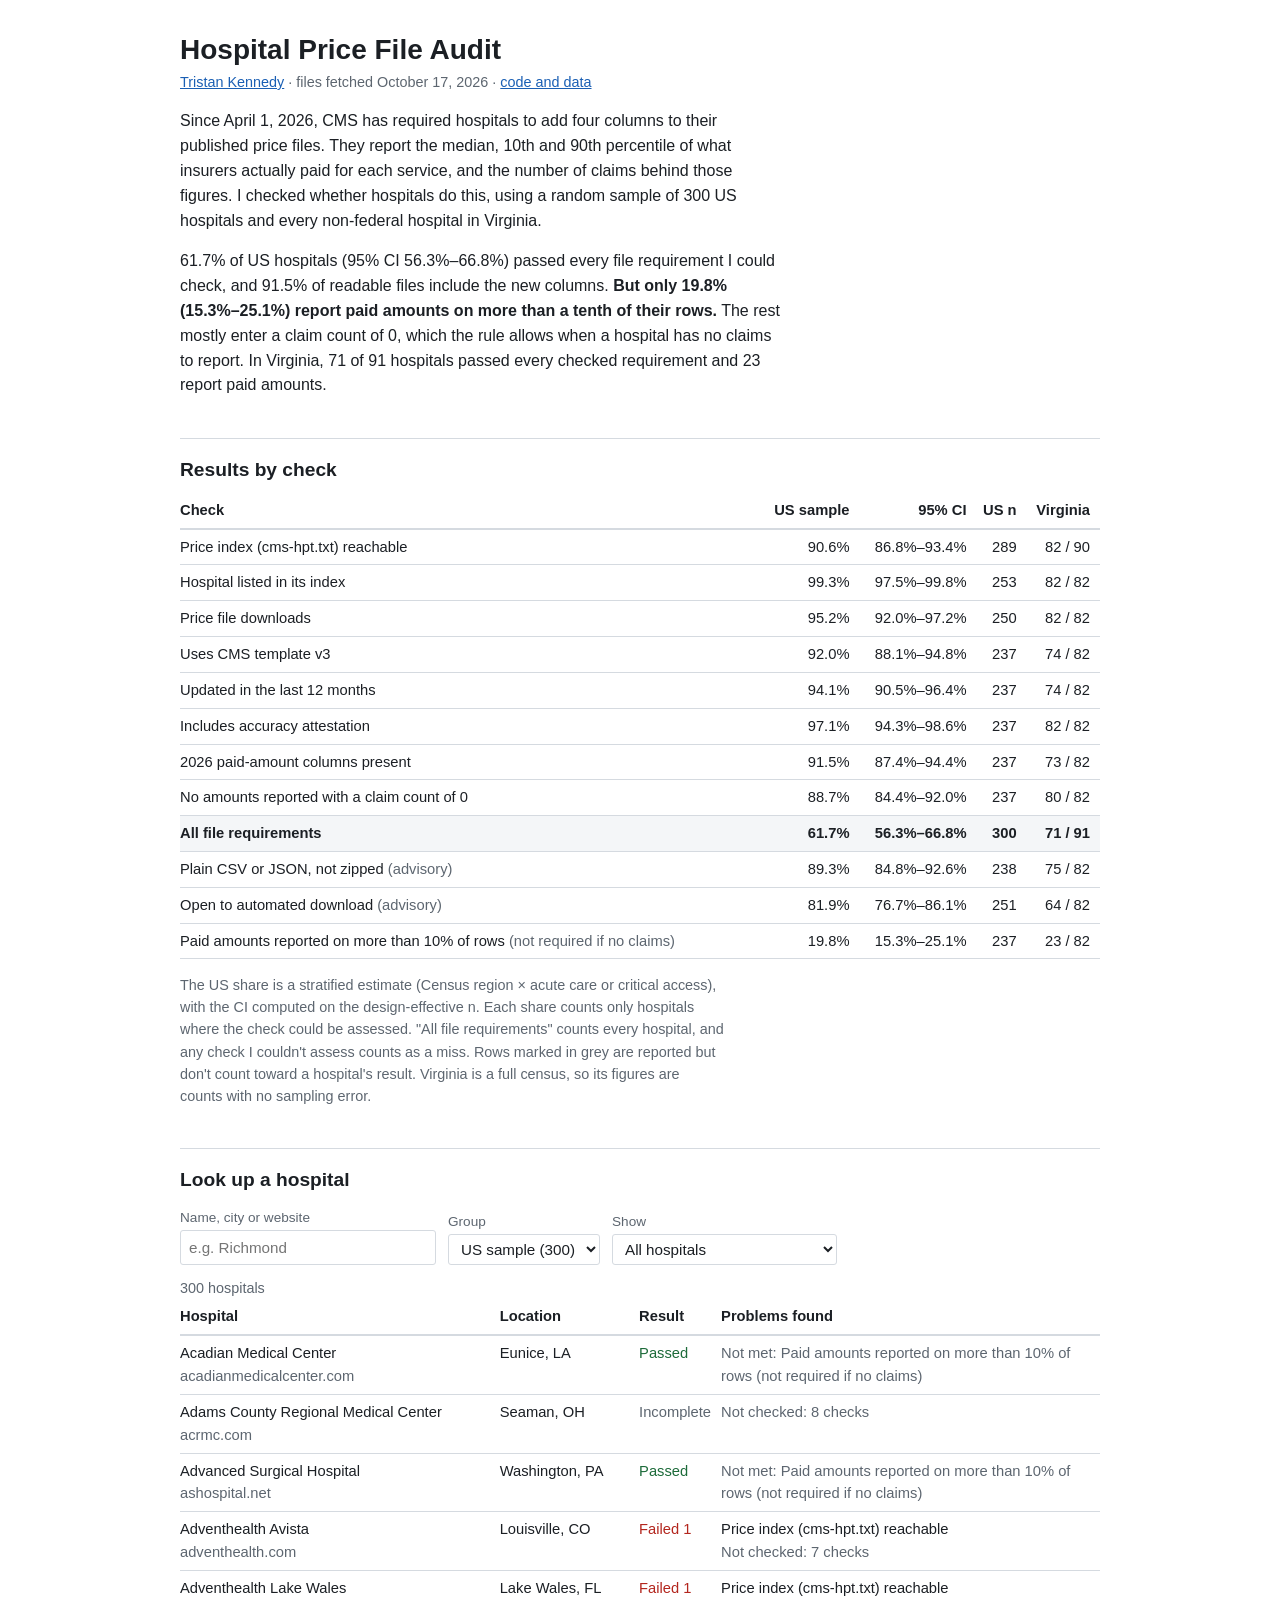
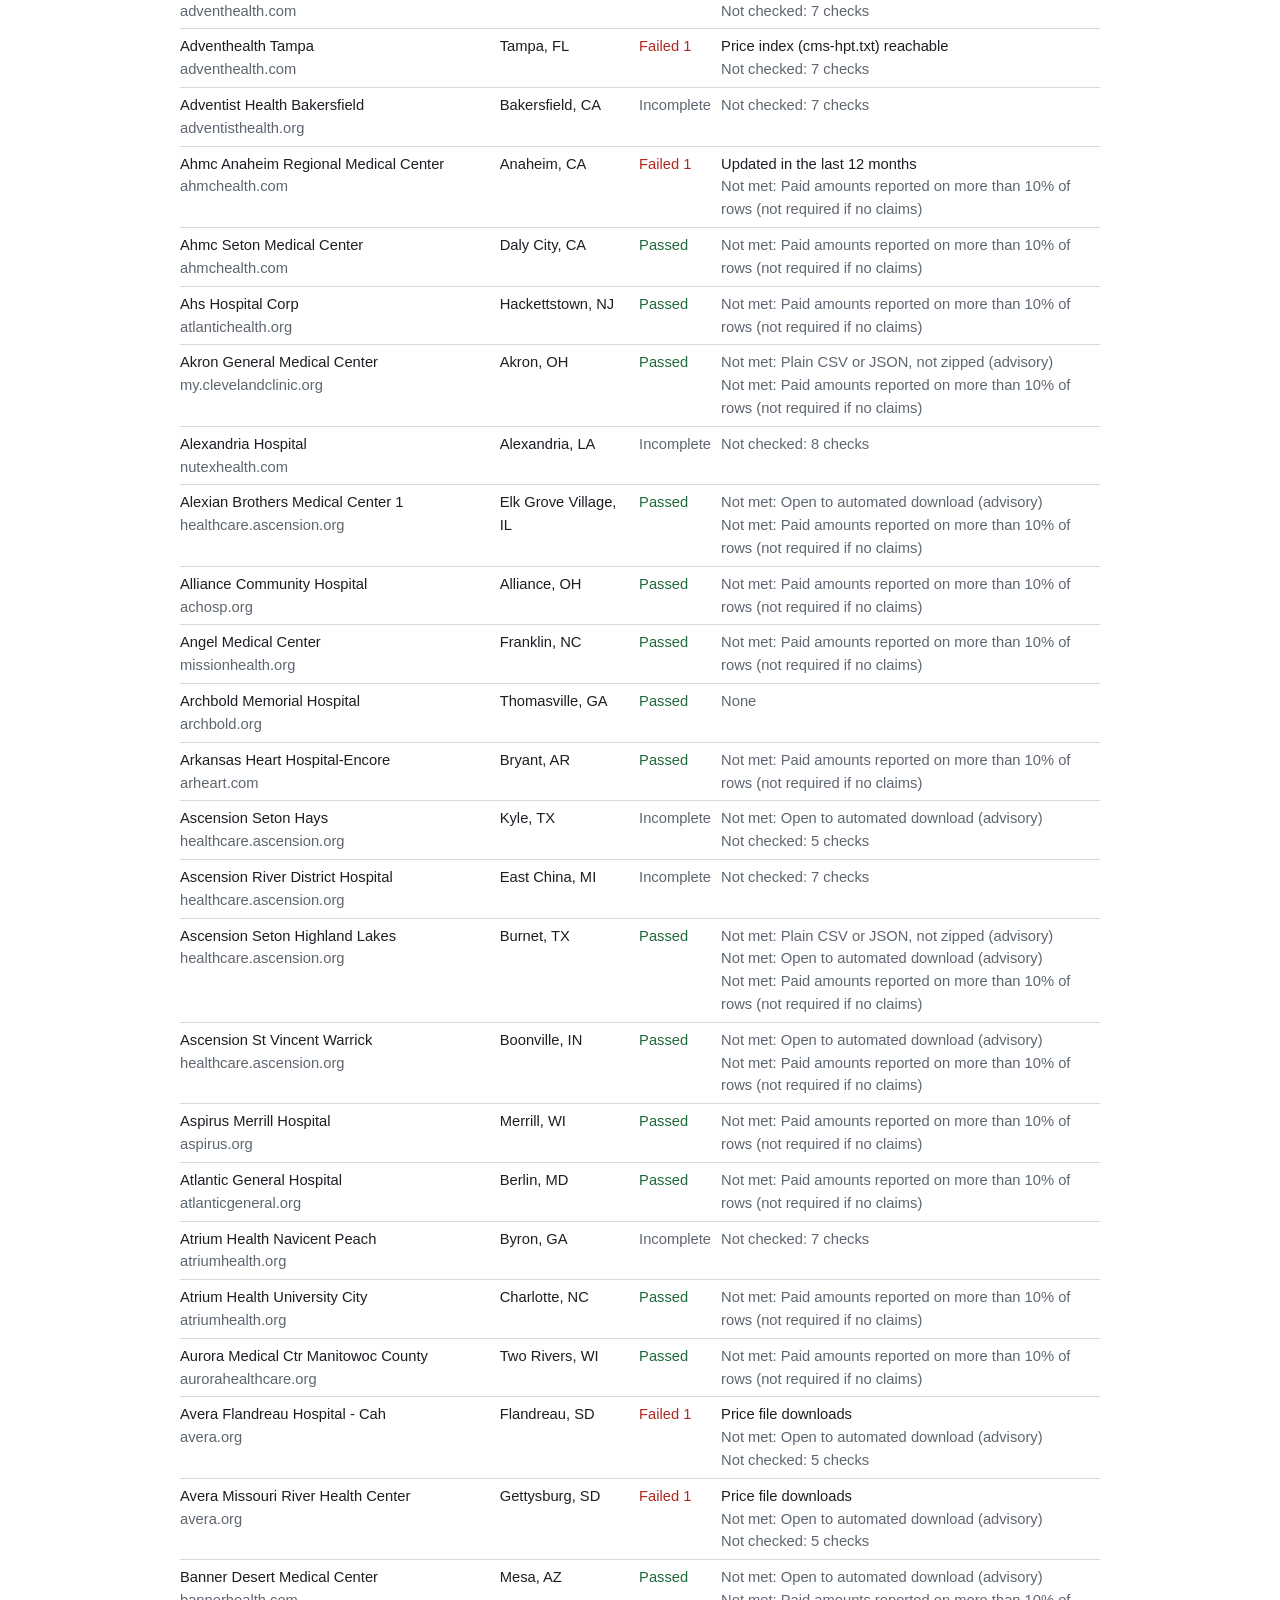
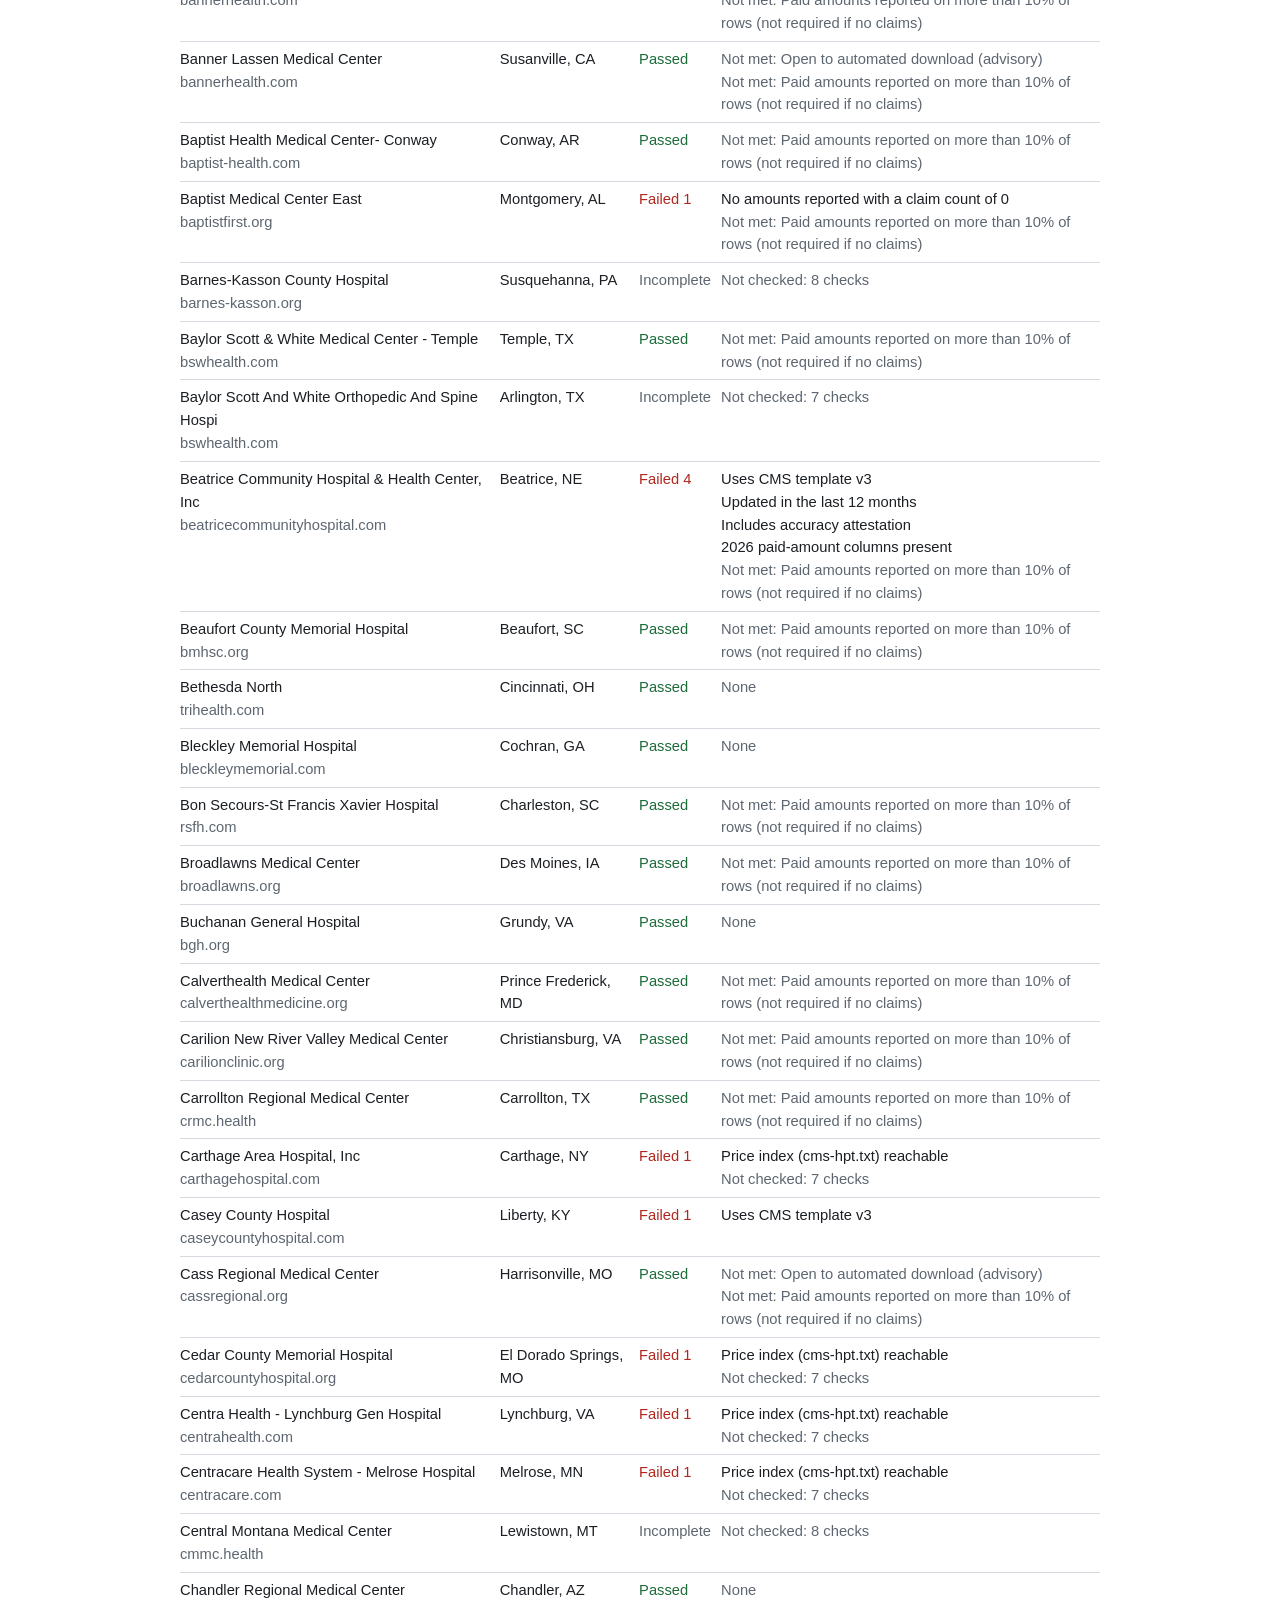
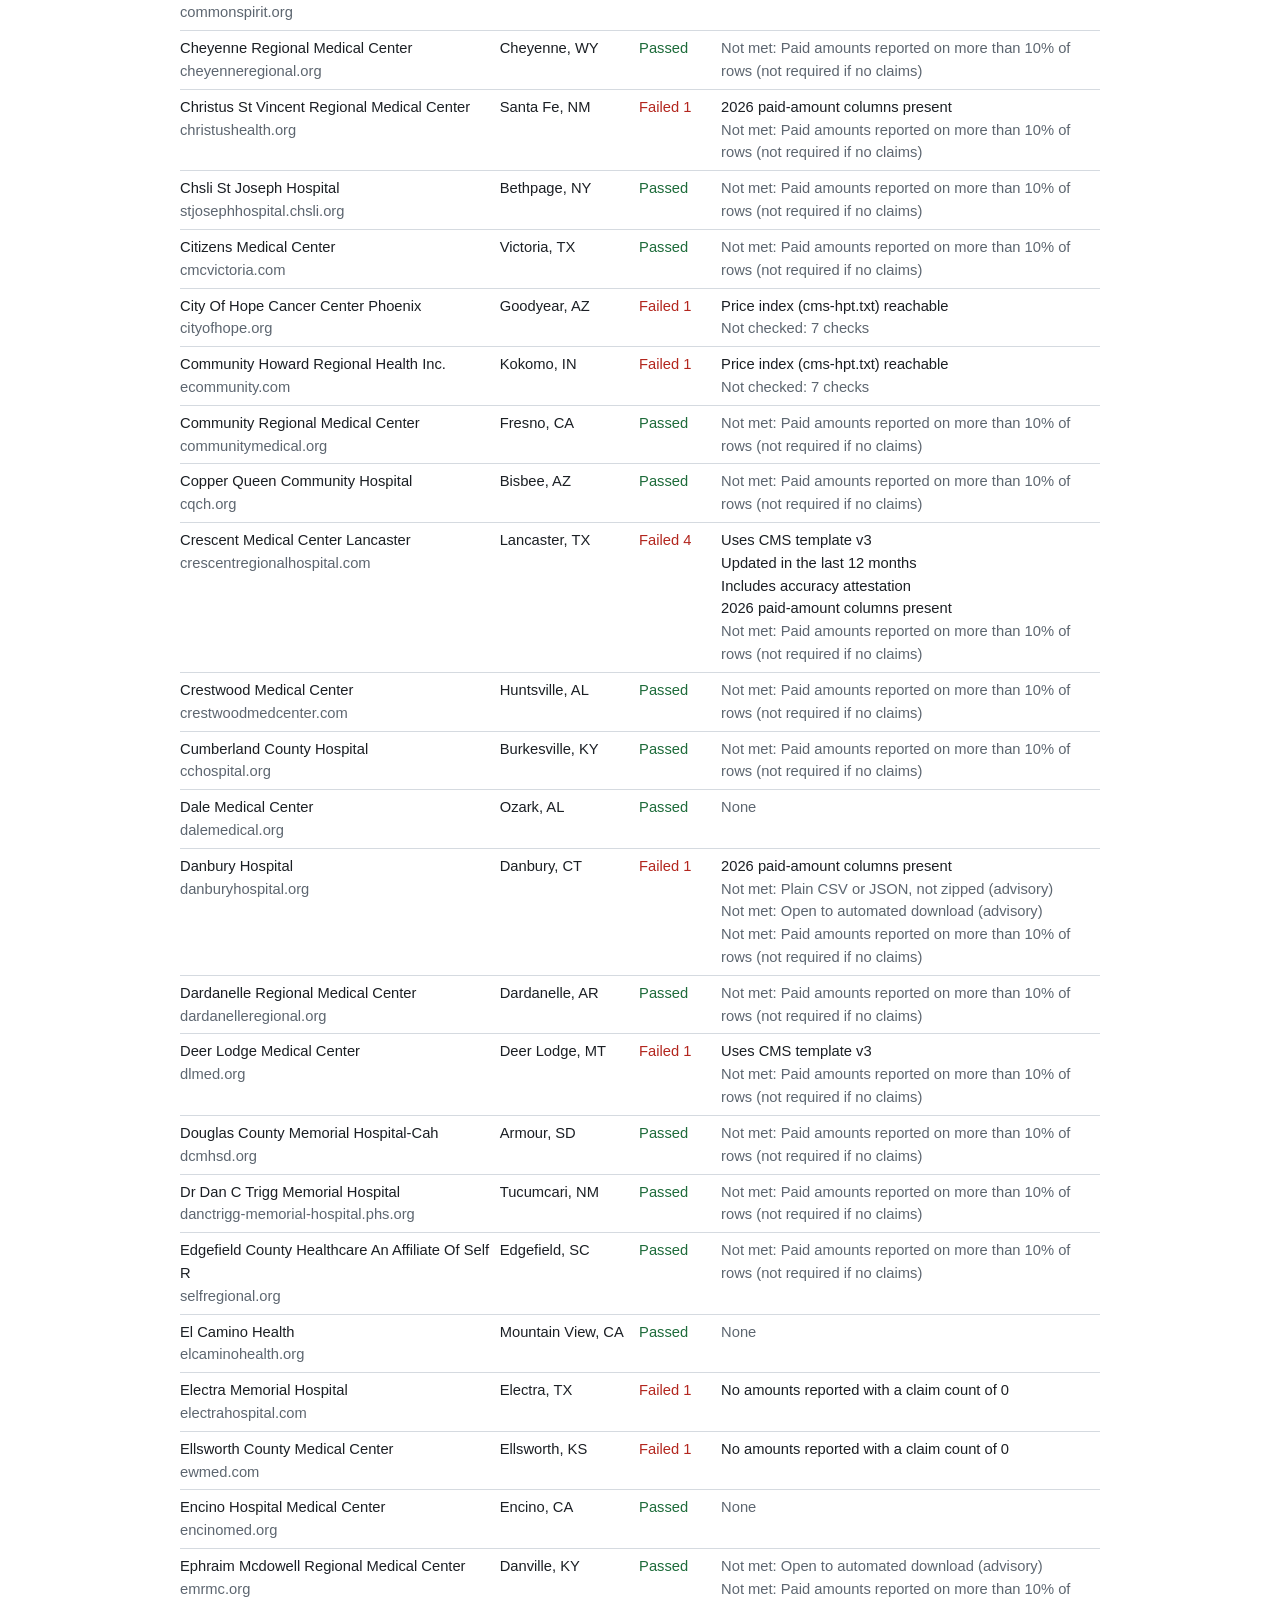
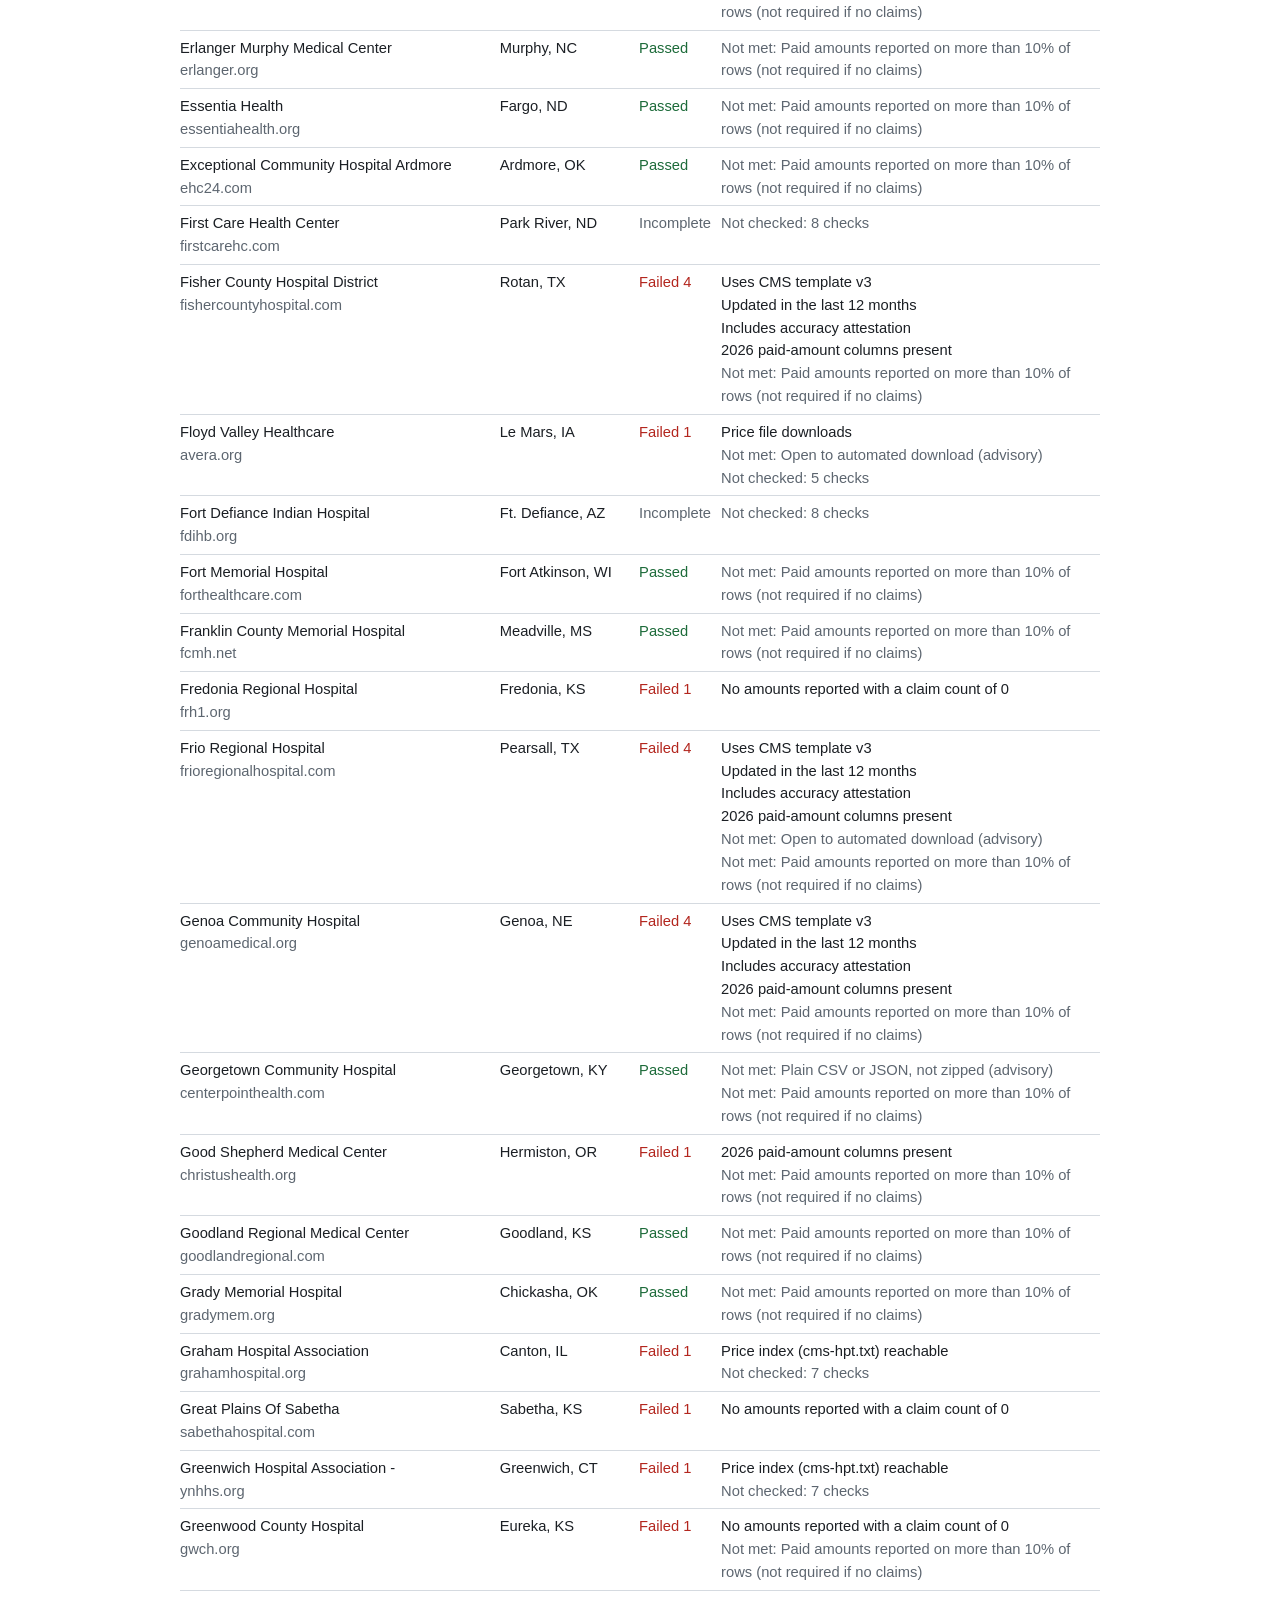
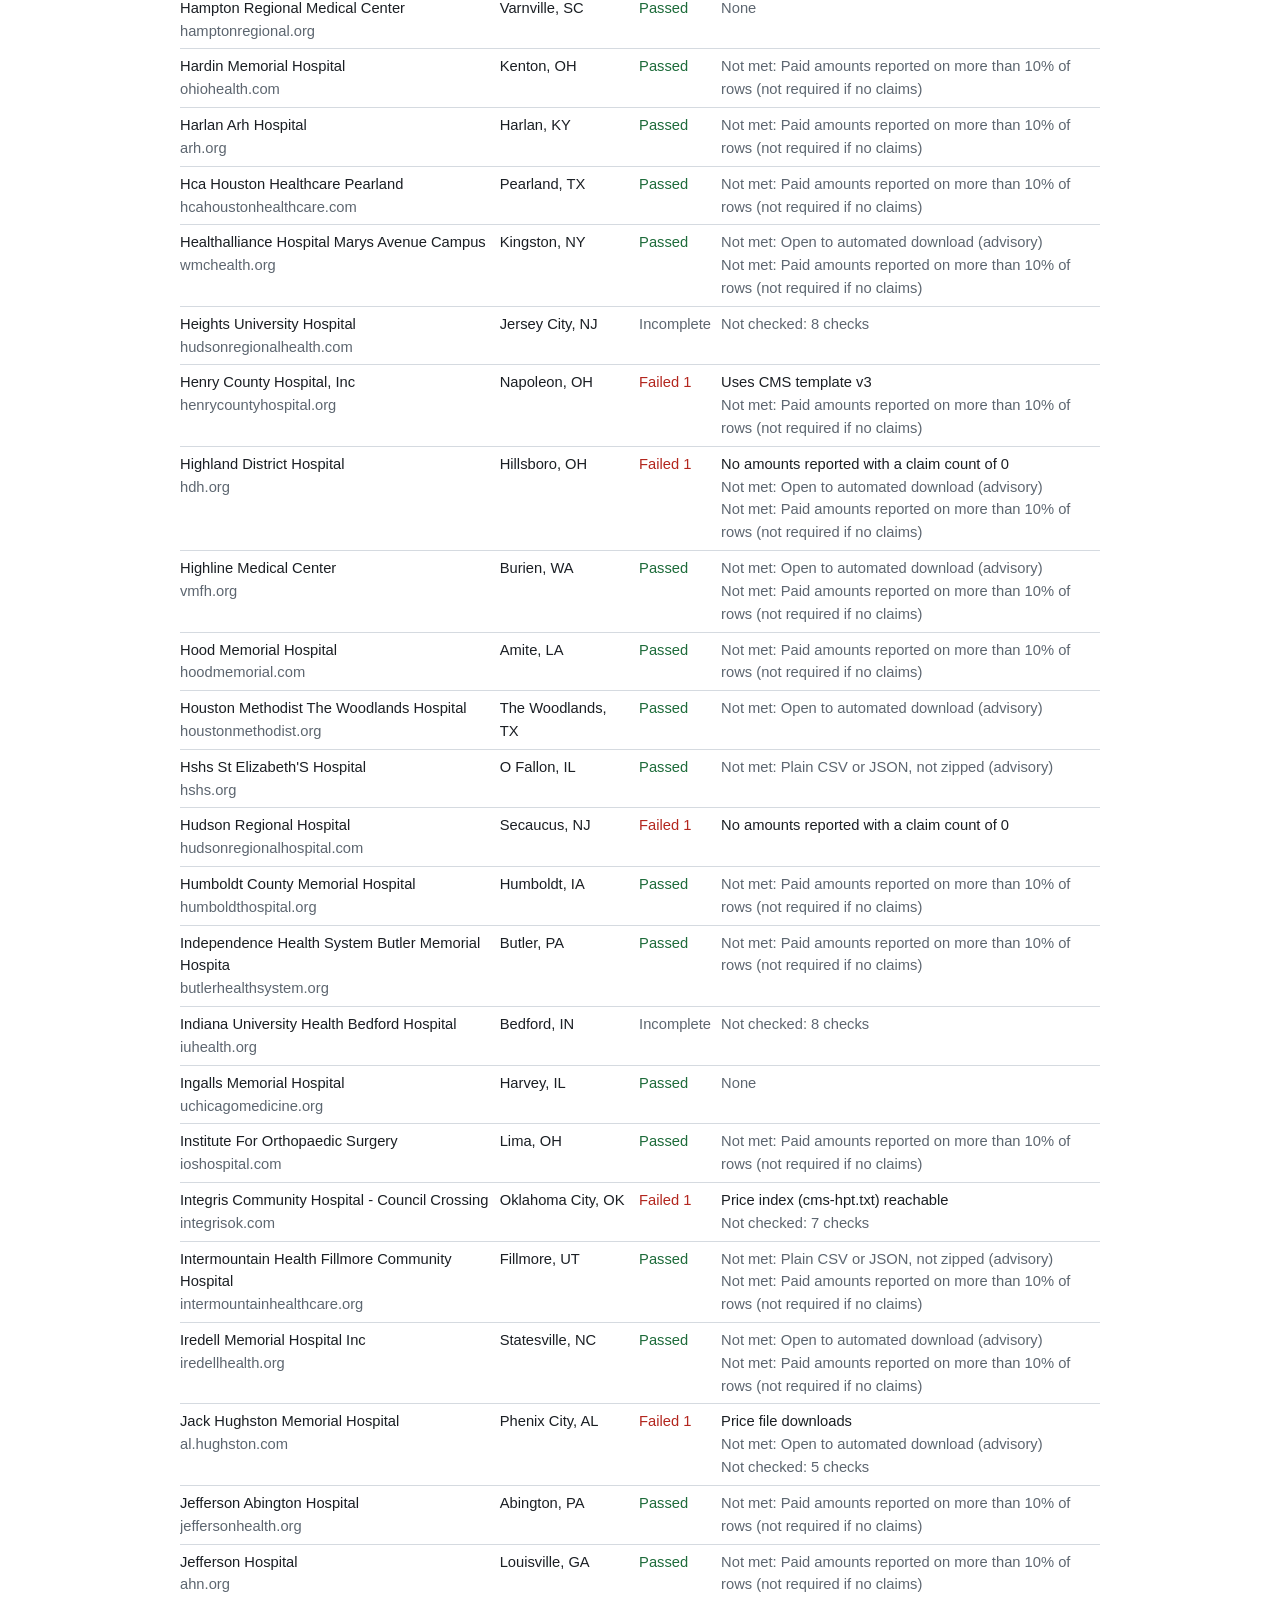
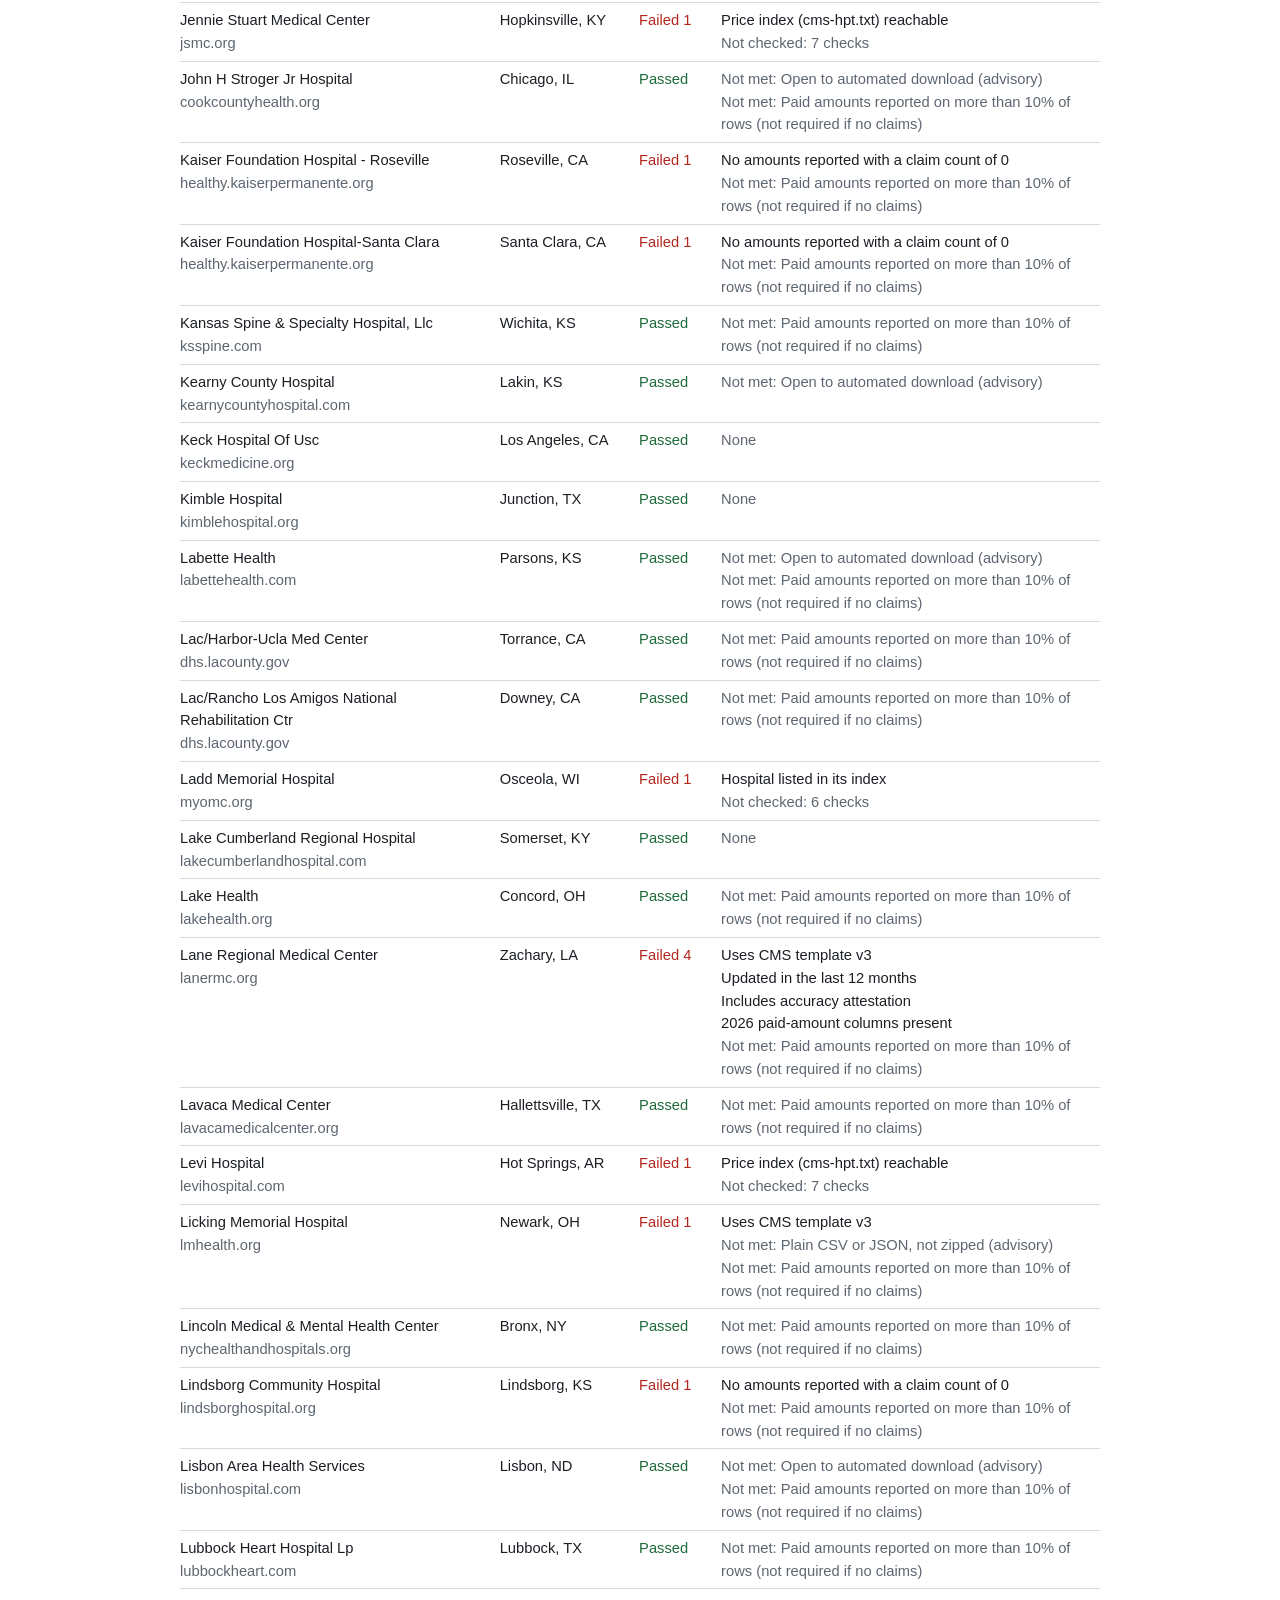
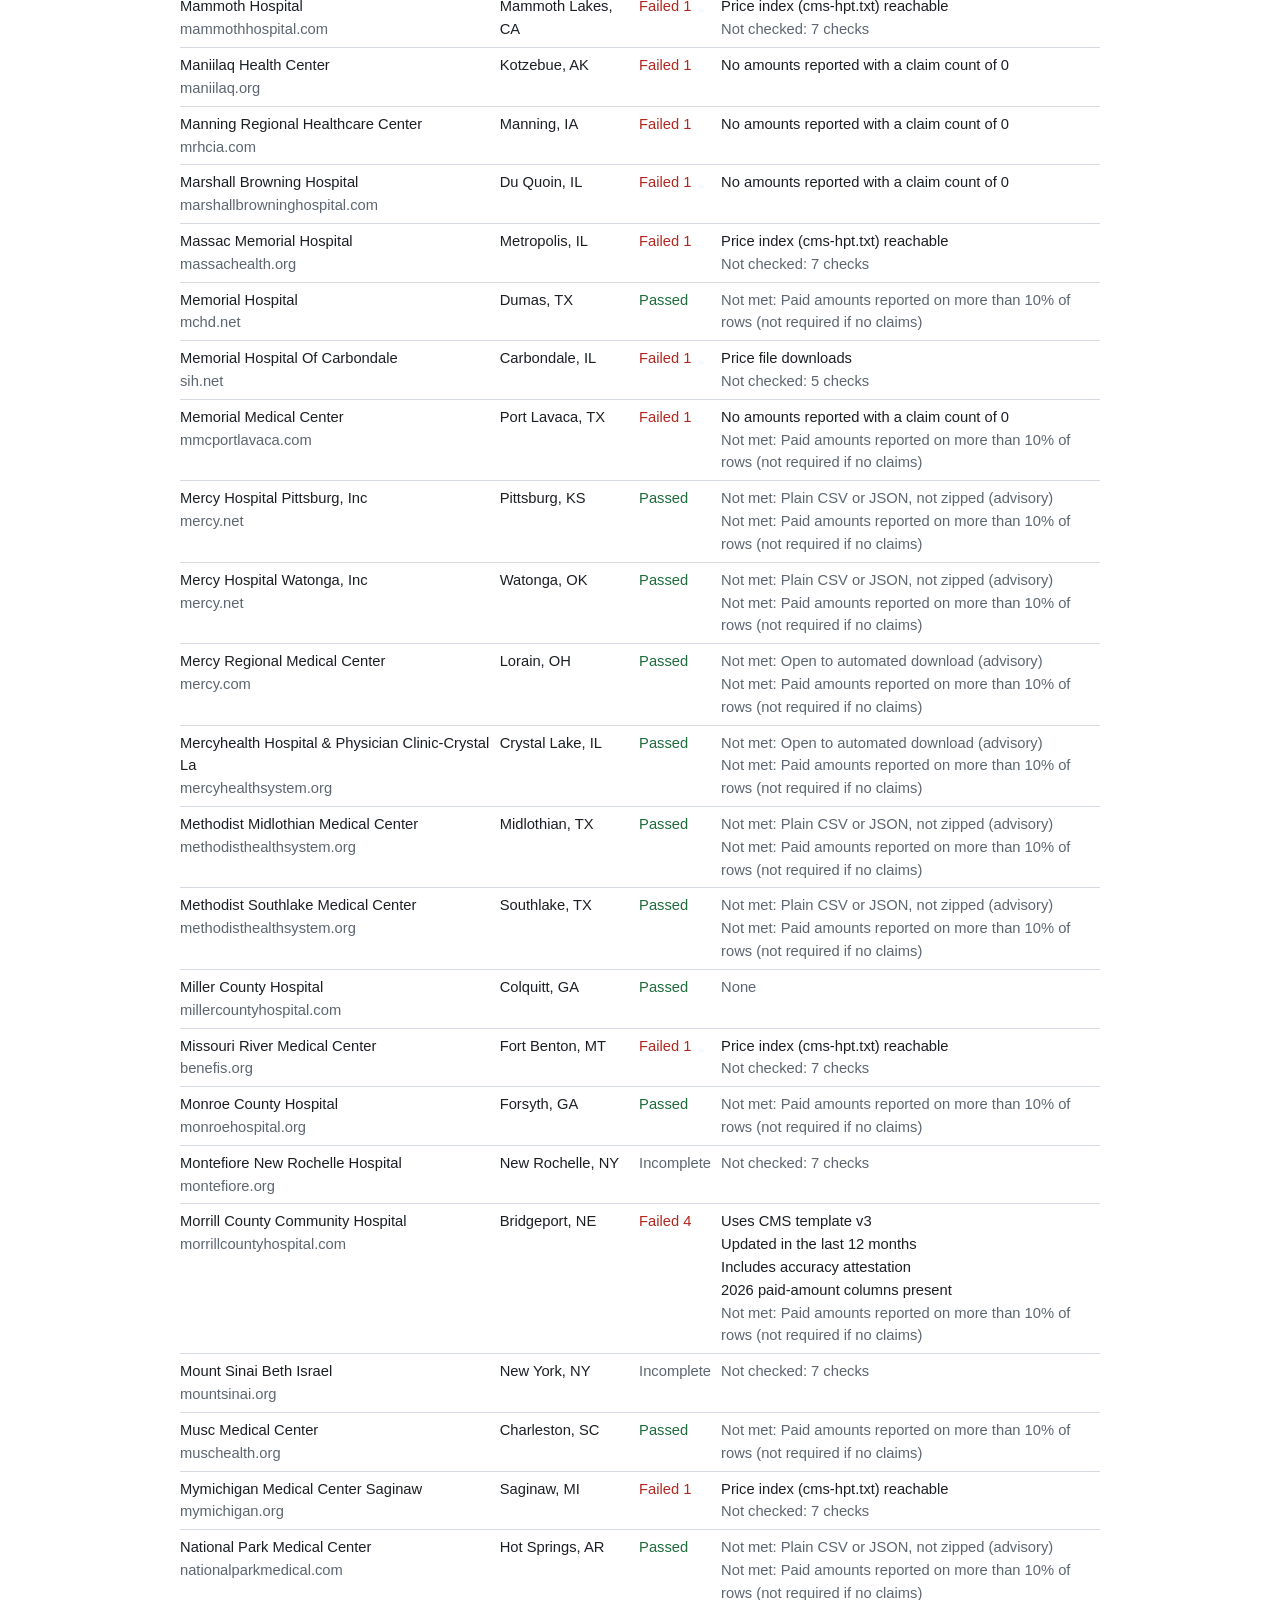
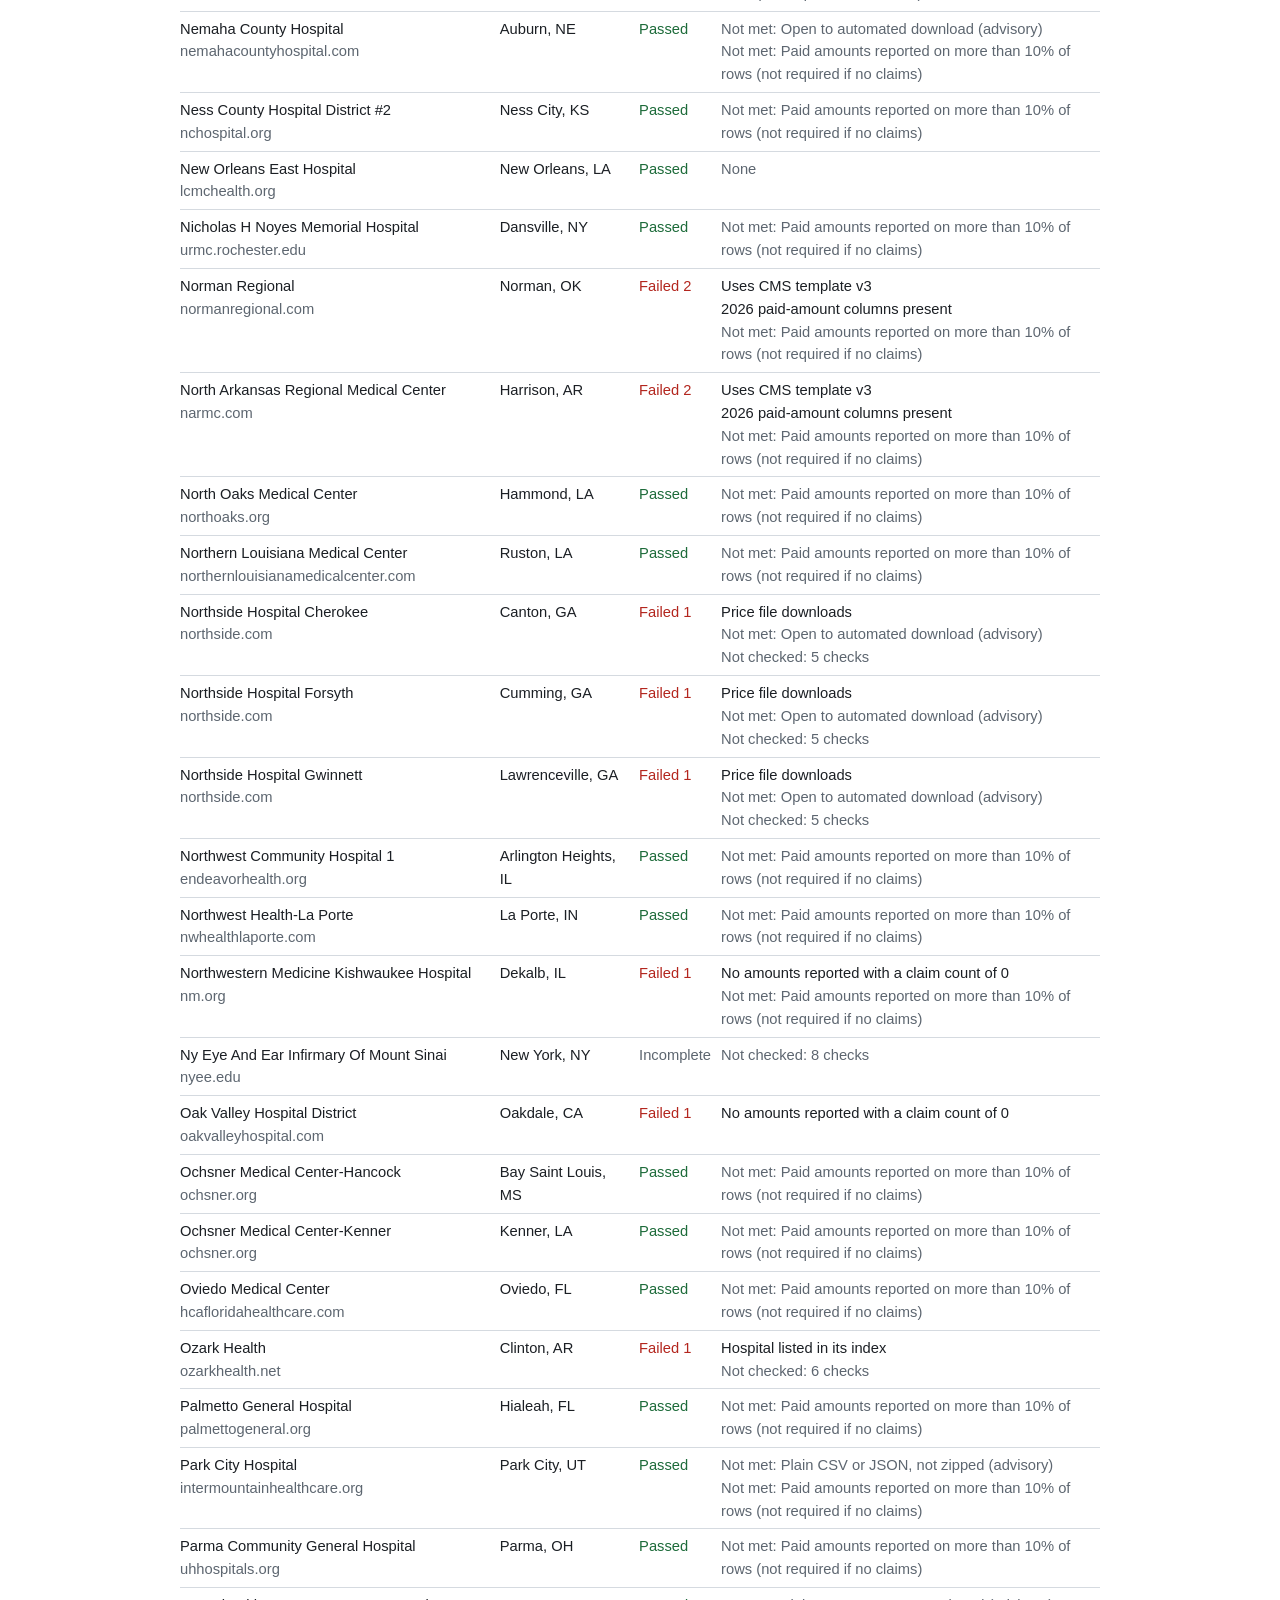
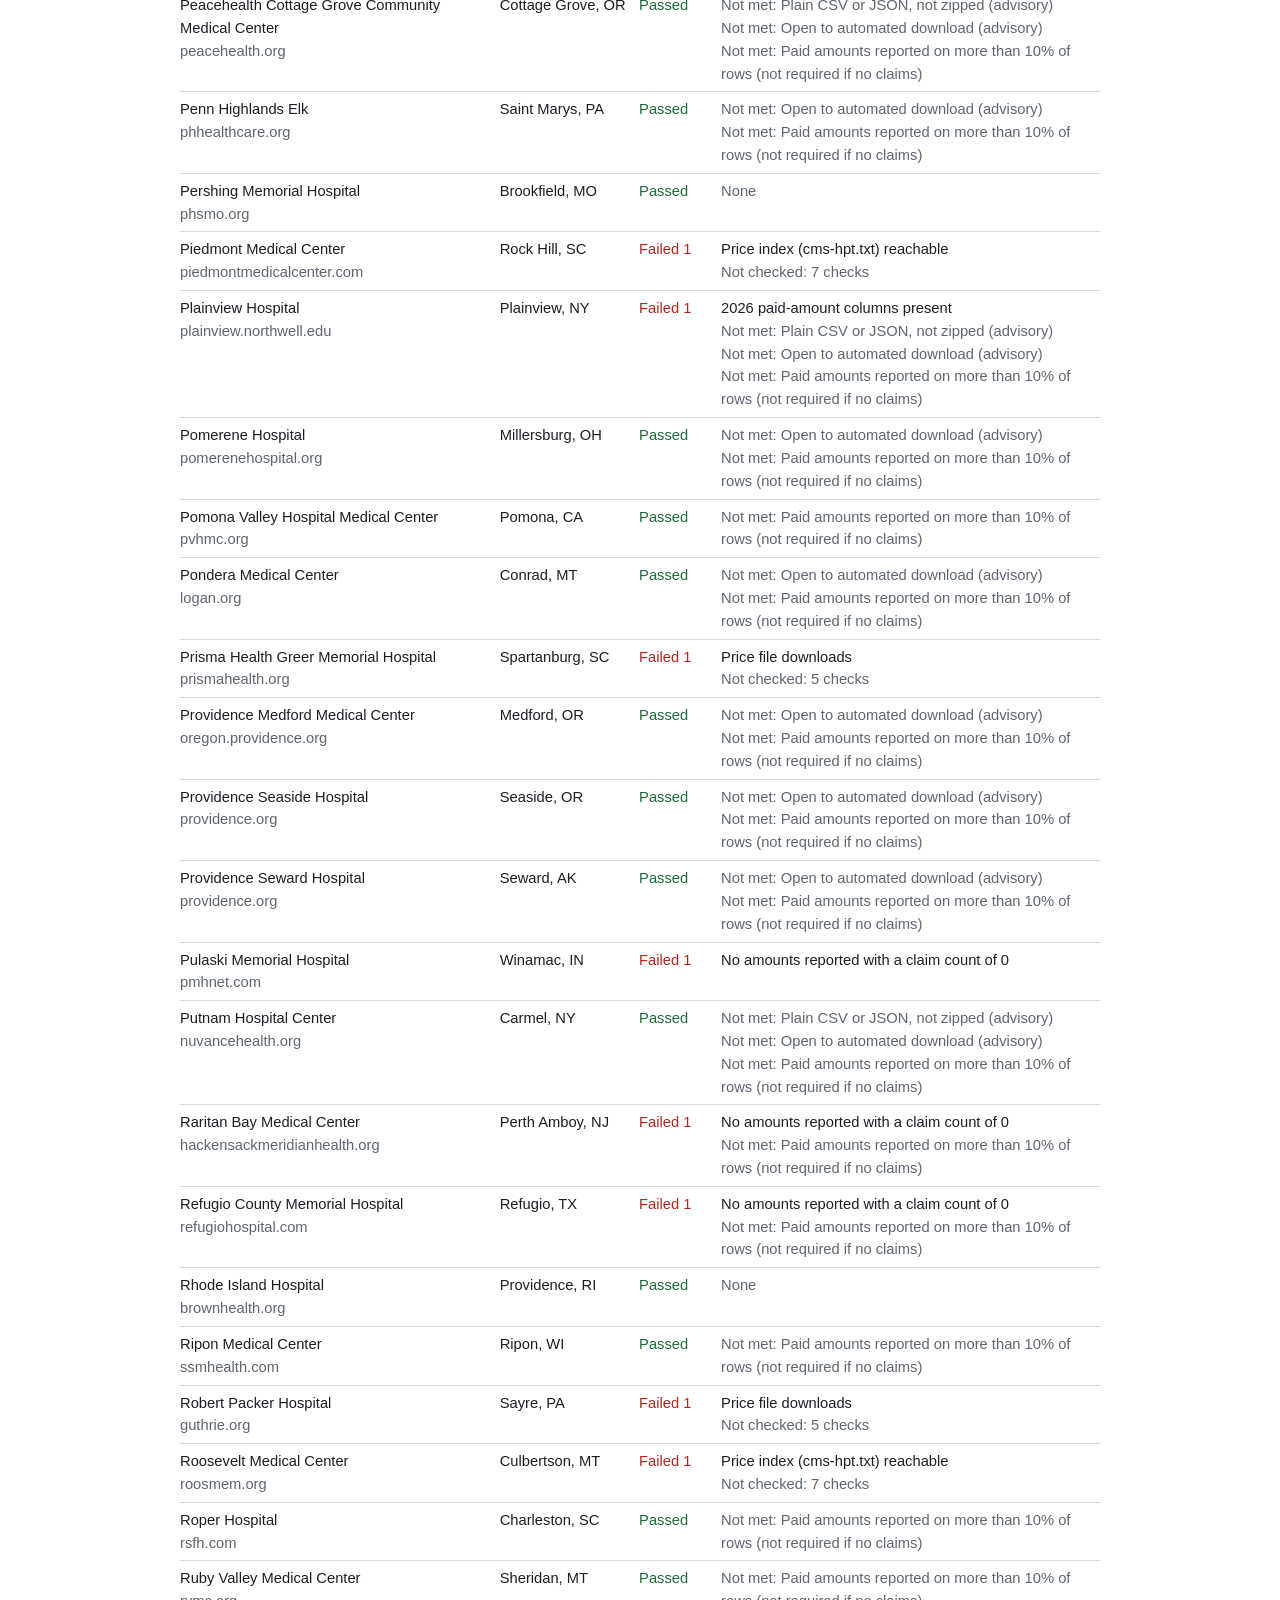
<file: hospital-prices/index.html>
<!doctype html>
<html lang="en">
<head>
<meta charset="utf-8">
<meta name="viewport" content="width=device-width, initial-scale=1, viewport-fit=cover">
<title>Hospital Price File Audit</title>
<meta name="claude:viewport-fit-sides" content="cover">
<style>
/* Layout: one plain text column, two tables. */
:root {
  --bg: #ffffff; --fg: #1b1f24; --muted: #5d6670; --rule: #d5dae0; --link: #1a5fb4;
  --pass: #1d6b3a; --fail: #b3261e; --row: #f4f6f8;
  --sans: -apple-system, "Segoe UI", Roboto, "Helvetica Neue", Arial, sans-serif;
}
@media (prefers-color-scheme: dark) { :root:not([data-theme="light"]) {
  --bg: #15181c; --fg: #e3e6ea; --muted: #9aa3ad; --rule: #333a42; --link: #79a8e8;
  --pass: #6cc18a; --fail: #f08a80; --row: #1d2126; color-scheme: dark } }
:root[data-theme="dark"] {
  --bg: #15181c; --fg: #e3e6ea; --muted: #9aa3ad; --rule: #333a42; --link: #79a8e8;
  --pass: #6cc18a; --fail: #f08a80; --row: #1d2126; color-scheme: dark }
body { margin: 0; background: var(--bg); color: var(--fg); font: 16px/1.55 var(--sans); }
main { max-width: 920px; margin: 0 auto; padding-block: 32px 64px;
  padding-left: max(16px, env(safe-area-inset-left, 0px)); padding-right: max(16px, env(safe-area-inset-right, 0px)); }
h1 { font-size: 1.75rem; margin: 0 0 4px; line-height: 1.25; text-wrap: balance; }
h2 { font-size: 1.2rem; margin: 40px 0 8px; padding-top: 16px; border-top: 1px solid var(--rule); }
p, li { max-width: 68ch; }
.byline, .note { color: var(--muted); font-size: 0.9rem; }
a { color: var(--link); }
.wrap { overflow-x: auto; }
table { border-collapse: collapse; width: 100%; font-size: 0.92rem; font-variant-numeric: tabular-nums; }
th, td { text-align: left; vertical-align: top; padding: 6px 10px 6px 0; border-bottom: 1px solid var(--rule); }
th { font-weight: 600; border-bottom: 2px solid var(--rule); white-space: nowrap; }
td.num, th.num { text-align: right; white-space: nowrap; }
tr.key td { font-weight: 600; background: var(--row); }
.pass { color: var(--pass); } .fail { color: var(--fail); } .muted { color: var(--muted); }
.controls { display: flex; flex-wrap: wrap; gap: 12px; align-items: end; margin: 12px 0; }
.controls label { display: flex; flex-direction: column; gap: 2px; font-size: 0.85rem; color: var(--muted); }
input, select { font: inherit; font-size: 0.95rem; padding: 5px 8px; border: 1px solid var(--rule); border-radius: 3px; background: var(--bg); color: var(--fg); }
input { min-width: 0; width: 16rem; max-width: 100%; }
input:focus-visible, select:focus-visible, a:focus-visible { outline: 2px solid var(--link); outline-offset: 1px; }
td.res { white-space: nowrap; }
</style>

</head>
<body>
<main>
  <h1>Hospital Price File Audit</h1>
  <div class="byline"><a href="https://tristkenn.com">Tristan Kennedy</a> · files fetched <span id="asof"></span> · <a href="https://github.com/tristantoo/hospital-price-audit">code and data</a></div>

  <p>Since April 1, 2026, CMS has required hospitals to add four columns to their published price files.
    They report the median, 10th and 90th percentile of what insurers actually paid for each service, and the number of claims behind those figures.
    I checked whether hospitals do this, using a random sample of 300 US hospitals and every non-federal hospital in Virginia.</p>
  <p id="lead"></p>

  <h2>Results by check</h2>
  <div class="wrap"><table id="checks">
    <thead><tr><th>Check</th><th class="num">US sample</th><th class="num">95% CI</th><th class="num">US n</th><th class="num">Virginia</th></tr></thead>
    <tbody></tbody>
  </table></div>
  <p class="note">The US share is a stratified estimate (Census region × acute care or critical access), with the CI computed on the design-effective n.
    Each share counts only hospitals where the check could be assessed. "All file requirements" counts every hospital, and any check I couldn't assess counts as a miss.
    Rows marked in grey are reported but don't count toward a hospital's result.
    Virginia is a full census, so its figures are counts with no sampling error.</p>

  <h2>Look up a hospital</h2>
  <div class="controls">
    <label for="q">Name, city or website<input id="q" type="search" placeholder="e.g. Richmond"></label>
    <label for="set">Group<select id="set"><option value="us">US sample (300)</option><option value="va">Virginia (91)</option></select></label>
    <label for="show">Show<select id="show"><option value="all">All hospitals</option><option value="fail">Failed a file requirement</option><option value="clean">Passed all file requirements</option></select></label>
  </div>
  <div class="note" id="count"></div>
  <div class="wrap"><table id="list">
    <thead><tr><th>Hospital</th><th>Location</th><th>Result</th><th>Problems found</th></tr></thead>
    <tbody></tbody>
  </table></div>

  <h2>Method</h2>
  <ul>
    <li><b>Sample.</b> The frame is 4,397 acute care and critical access hospitals from CMS Hospital General Information, excluding federally owned hospitals, which the rule exempts.
      300 were drawn at random within strata, using proportional allocation and seed 20261018. I drew the sample before looking up any hospital's website, so a hospital that can't be found still counts.</li>
    <li><b>Collection.</b> For each hospital, the script fetches <code>cms-hpt.txt</code> from its website, finds the hospital's entry and downloads the listed price file.
      If a server refuses the request, it retries once with a browser user agent. Each file is read from its start, up to 300 MB.</li>
    <li><b>Paid amounts reported.</b> This counts hospitals whose median allowed amount is filled in on more than 10% of payer rows where the rate is a percentage or algorithm, which is where CMS asks for it.
      Files with no such rows are judged on all payer rows.
      It isn't a pass/fail check: a count of 0 with blank amounts is allowed when the hospital has no claims in the 12 to 15 month lookback, and a file alone can't show whether that's true.</li>
    <li><b>Not checked.</b> A check is left blank when an earlier step failed, or when the failure might be mine rather than the hospital's.
      That covers a "not found" error on a website I looked up, a timeout, or my name matching failing to find the hospital in its index.
      Blocked requests, broken HTTPS and empty indexes count as failures.</li>
    <li><b>Advisory checks</b> are reported but don't count toward a hospital's result.
      CMS's FAQ allows zipped files.
      The rule bans barriers like required accounts, but it doesn't clearly ban blocking automated downloads.</li>
    <li><b>Related work.</b> <a href="https://www.healthsystemtracker.org/brief/first-look-at-new-hospital-price-transparency-provisions-some-factors-complicate-price-comparisons/">Peterson-KFF (October 2026)</a> found counts of 0 in 92 to 95% of commercial percentage and algorithm rates, in schema-compliant files processed by Turquoise Health.
      This page differs in two ways: hospitals are the unit, and hospitals whose files couldn't be found or read stay in the denominator.</li>
    <li><b>Verified twice.</b> Every hospital was fetched again about 8 hours later, early on October 18, with fresh downloads.
      <span id="retest"></span> A failure is shown only if it repeats on both fetches.</li>
  </ul>

  <h2>Limits</h2>
  <ul>
    <li>Results reflect two fetches on October 17–18, 2026. Hospitals update their files, so a failure here may already be fixed.</li>
    <li>Website addresses came from DoltHub, HIFLD and some hand lookup. A wrong address shows up as "not checked", not as a failure.</li>
    <li>Only the first 300 MB of each file is read, so the "filled in" check covers that portion of very large files.</li>
  </ul>
</main>

<script>
const LABEL = {
  index_valid: "Price index (cms-hpt.txt) reachable",
  location_listed: "Hospital listed in its index",
  file_retrievable: "Price file downloads",
  template_v3: "Uses CMS template v3",
  updated_12mo: "Updated in the last 12 months",
  attested: "Includes accuracy attestation",
  fields_present: "2026 paid-amount columns present",
  fields_populated: "Paid amounts reported on more than 10% of rows",
  no_count0_amounts: "No amounts reported with a claim count of 0",
  open_format: "Plain CSV or JSON, not zipped",
  no_bot_barrier: "Open to automated download",
};
const $ = s => document.querySelector(s);
const esc = s => String(s).replace(/[&<>"]/g, c => ({"&": "&amp;", "<": "&lt;", ">": "&gt;", '"': "&quot;"}[c]));
const pct = p => (100 * p).toFixed(1) + "%";
// Not counted toward a hospital's result. A count of 0 with blank amounts is allowed when the hospital has no claims in the lookback window.
const NOTE = {fields_populated: "not required if no claims", open_format: "advisory", no_bot_barrier: "advisory"};

fetch("data.json").then(r => r.json()).then(D => {
  $("#asof").textContent = new Date(D.as_of + "T12:00").toLocaleDateString("en-US", {year: "numeric", month: "long", day: "numeric"});
  const req = D.checks.filter(c => c.required).map(c => c.id), adv = D.checks.filter(c => !c.required).map(c => c.id);
  const us = D.summary.us, va = D.summary.va, c = us.clean;
  $("#lead").innerHTML = `${pct(c.p)} of US hospitals (95% CI ${pct(c.ci95[0])}–${pct(c.ci95[1])}) passed every file requirement I could check, and ${pct(us.fields_present.p)} of readable files include the new columns.
    <b>But only ${pct(us.fields_populated.p)} (${pct(us.fields_populated.ci95[0])}–${pct(us.fields_populated.ci95[1])}) report paid amounts on more than a tenth of their rows.</b>
    The rest mostly enter a claim count of 0, which the rule allows when a hospital has no claims to report.
    In Virginia, ${va.clean.pass} of ${va.hospitals} hospitals passed every checked requirement and ${va.fields_populated.pass} report paid amounts.`;

  const row = (id, label, cls = "") => {
    const u = us[id], v = va[id];
    return `<tr class="${cls}"><td>${label}</td><td class="num">${pct(u.p)}</td><td class="num">${pct(u.ci95[0])}–${pct(u.ci95[1])}</td>
      <td class="num">${u.assessed}</td><td class="num">${v.pass} / ${v.assessed}</td></tr>`;
  };
  $("#checks tbody").innerHTML = req.map(id => row(id, LABEL[id])).join("")
    + row("clean", "All file requirements", "key")
    + adv.map(id => row(id, LABEL[id] + ` <span class="muted">(${NOTE[id]})</span>`)).join("");

  const status = h => {
    const failed = req.filter(id => h.checks[id] === 0), skipped = req.filter(id => h.checks[id] === null);
    return {failed, skipped, advFailed: adv.filter(id => h.checks[id] === 0)};
  };
  const render = () => {
    const q = $("#q").value.trim().toLowerCase(), set = $("#set").value, show = $("#show").value;
    const rows = D.hospitals.filter(h => h.set === set)
      .filter(h => !q || [h.name, h.city, h.state, h.domain].join(" ").toLowerCase().includes(q))
      .map(h => ({h, s: status(h)}))
      .filter(({h, s}) => show === "all" || (show === "clean" ? h.clean : s.failed.length > 0))
      .sort((a, b) => a.h.name.localeCompare(b.h.name));
    $("#count").textContent = `${rows.length} hospital${rows.length === 1 ? "" : "s"}`;
    $("#list tbody").innerHTML = rows.map(({h, s}) => {
      const res = h.clean ? '<span class="pass">Passed</span>'
        : s.failed.length ? `<span class="fail">Failed ${s.failed.length}</span>` : '<span class="muted">Incomplete</span>';
      const probs = [...s.failed.map(id => LABEL[id]),
        ...s.advFailed.map(id => `<span class="muted">Not met: ${LABEL[id]} (${NOTE[id]})</span>`)];
      if (s.skipped.length) probs.push(`<span class="muted">Not checked: ${s.skipped.length} check${s.skipped.length > 1 ? "s" : ""}</span>`);
      return `<tr><td>${esc(h.name)}<br><span class="muted">${esc(h.domain || "no website found")}</span></td>
        <td>${esc(h.city)}, ${h.state}</td><td class="res">${res}</td><td>${probs.join("<br>") || '<span class="muted">None</span>'}</td></tr>`;
    }).join("");
  };
  if (D.retest) {
    const r = Object.values(D.retest), agree = r.reduce((a, x) => a + x.agree * x.both_assessed, 0), n = r.reduce((a, x) => a + x.both_assessed, 0);
    $("#retest").textContent = `Across ${n.toLocaleString()} check results assessed on both fetches, ${pct(agree / n)} matched.`;
  }
  ["#q", "#set", "#show"].forEach(s => $(s).addEventListener("input", render));
  render();
}).catch(() => { $("#lead").textContent = "The data file didn't load. If you opened this page from disk, serve the folder instead: python -m http.server, run inside site/."; });
</script>
</body>
</html>
</file>
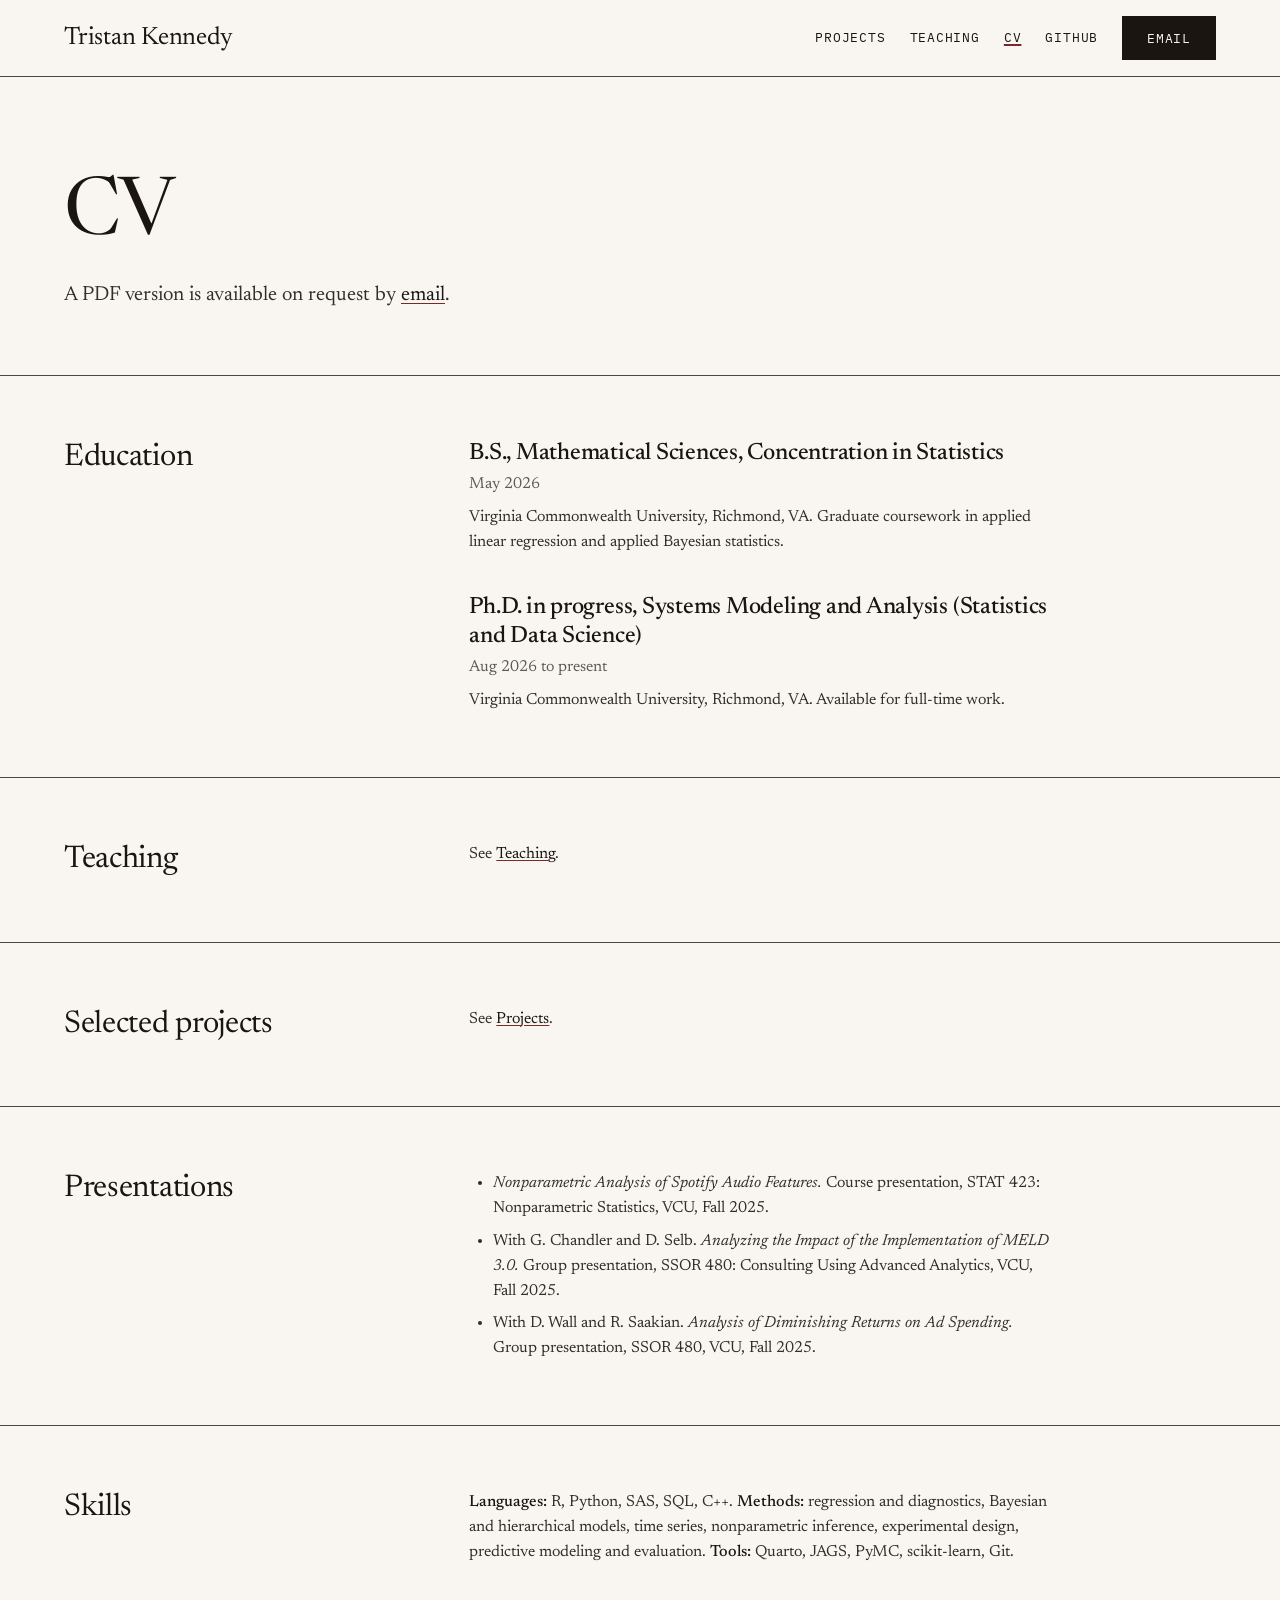
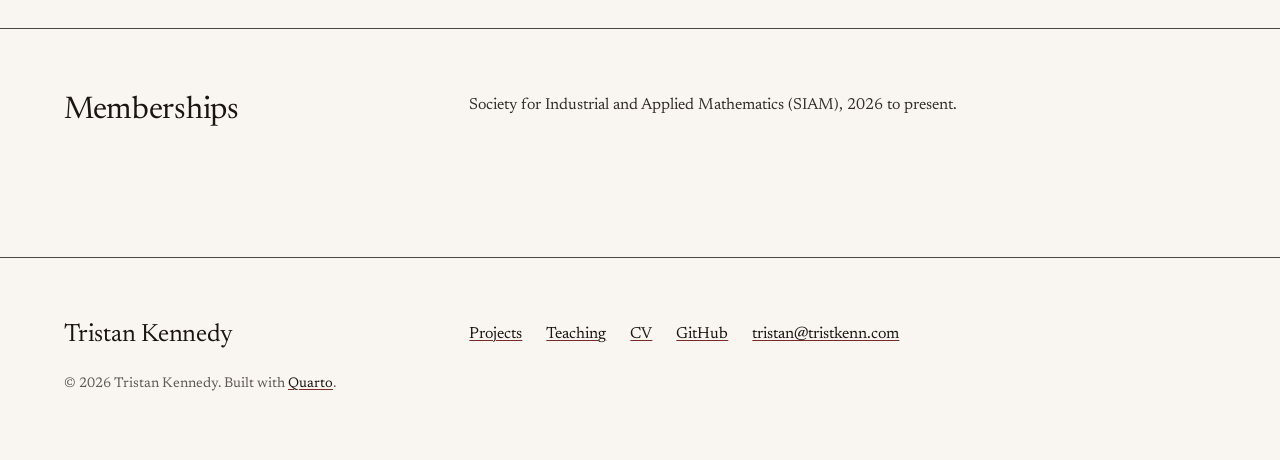
<file: cv.html>
<!DOCTYPE html>
<html xmlns="http://www.w3.org/1999/xhtml" lang="en" xml:lang="en"><head>

<meta charset="utf-8">
<meta name="generator" content="quarto-1.11.9">

<meta name="viewport" content="width=device-width, initial-scale=1.0, user-scalable=yes">

<meta name="description" content="Curriculum vitae of Tristan Kennedy.">

<title>CV | Tristan Kennedy</title>
<style>
</style>


<link rel="preconnect" href="https://fonts.googleapis.com">
<link rel="preconnect" href="https://fonts.gstatic.com" crossorigin="">
<link rel="stylesheet" href="https://fonts.googleapis.com/css2?family=Newsreader:ital,opsz,wght@0,6..72,400;0,6..72,500;1,6..72,400&amp;family=IBM+Plex+Mono:wght@400;500&amp;display=swap">


<link rel="stylesheet" href="styles/site.css">
</head>

<body>

<header class="site-nav">
  <div class="container site-nav-inner">
    <a class="wordmark" href="index.html">Tristan Kennedy</a>
    <nav aria-label="Main">
      <ul>
        <li><a href="projects.html">Projects</a></li>
        <li><a href="teaching.html">Teaching</a></li>
        <li><a href="cv.html">CV</a></li>
        <li><a href="https://github.com/tristantoo">GitHub</a></li>
        <li><a class="btn btn--primary" href="mailto:tristan@tristkenn.com">Email</a></li>
      </ul>
    </nav>
  </div>
</header>
<main id="main"><section class="page-head"><div class="container"><h1>CV</h1><p class="lead">A PDF version is available on request by <a href="mailto:tristan@tristkenn.com">email</a>.</p></div></section>
<div class="row">
<section id="education" class="head">
<h2>Education</h2>
</section>
<div class="body">
<div class="entry">
<div class="entry-head">
<p><span class="entry-title">B.S., Mathematical Sciences, Concentration in Statistics</span> <span class="entry-date">May 2026</span></p>
</div>
<p>Virginia Commonwealth University, Richmond, VA. Graduate coursework in applied linear regression and applied Bayesian statistics.</p>
</div>
<div class="entry">
<div class="entry-head">
<p><span class="entry-title">Ph.D.&nbsp;in progress, Systems Modeling and Analysis (Statistics and Data Science)</span> <span class="entry-date">Aug 2026 to present</span></p>
</div>
<p>Virginia Commonwealth University, Richmond, VA. Available for full-time work.</p>
</div>
</div>
</div>
<div class="row">
<section id="teaching" class="head">
<h2>Teaching</h2>
</section>
<div class="body">
<p>See <a href="./teaching.html">Teaching</a>.</p>
</div>
</div>
<div class="row">
<section id="selected-projects" class="head">
<h2>Selected projects</h2>
</section>
<div class="body">
<p>See <a href="./projects.html">Projects</a>.</p>
</div>
</div>
<div class="row">
<section id="presentations" class="head">
<h2>Presentations</h2>
</section>
<div class="body">
<ul>
<li><em>Nonparametric Analysis of Spotify Audio Features.</em> Course presentation, STAT 423: Nonparametric Statistics, VCU, Fall 2025.</li>
<li>With G. Chandler and D. Selb. <em>Analyzing the Impact of the Implementation of MELD 3.0.</em> Group presentation, SSOR 480: Consulting Using Advanced Analytics, VCU, Fall 2025.</li>
<li>With D. Wall and R. Saakian. <em>Analysis of Diminishing Returns on Ad Spending.</em> Group presentation, SSOR 480, VCU, Fall 2025.</li>
</ul>
</div>
</div>
<div class="row">
<section id="skills" class="head">
<h2>Skills</h2>
</section>
<div class="body">
<p><strong>Languages:</strong> R, Python, SAS, SQL, C++. <strong>Methods:</strong> regression and diagnostics, Bayesian and hierarchical models, time series, nonparametric inference, experimental design, predictive modeling and evaluation. <strong>Tools:</strong> Quarto, JAGS, PyMC, scikit-learn, Git.</p>
</div>
</div>
<div class="row">
<section id="memberships" class="head">
<h2>Memberships</h2>
</section>
<div class="body">
<p>Society for Industrial and Applied Mathematics (SIAM), 2026 to present.</p>
</div>
</div>


</main>
<footer class="site-footer">
  <div class="container site-footer-inner">
    <p class="footer-mark">Tristan Kennedy</p>
    <ul class="footer-links">
      <li><a href="projects.html">Projects</a></li>
      <li><a href="teaching.html">Teaching</a></li>
      <li><a href="cv.html">CV</a></li>
      <li><a href="https://github.com/tristantoo">GitHub</a></li>
      <li><a href="mailto:tristan@tristkenn.com">tristan@tristkenn.com</a></li>
    </ul>
    <p class="footer-legal">© 2026 Tristan Kennedy. Built with <a href="https://quarto.org">Quarto</a>.</p>
  </div>
</footer>
<script>
  const here = location.pathname.replace(/\/$/, '/index.html').split('/').pop();
  for (const a of document.querySelectorAll('.site-nav nav a:not(.btn)')) if (a.getAttribute('href') === here) a.setAttribute('aria-current', 'page');
</script>




</body></html>
</file>
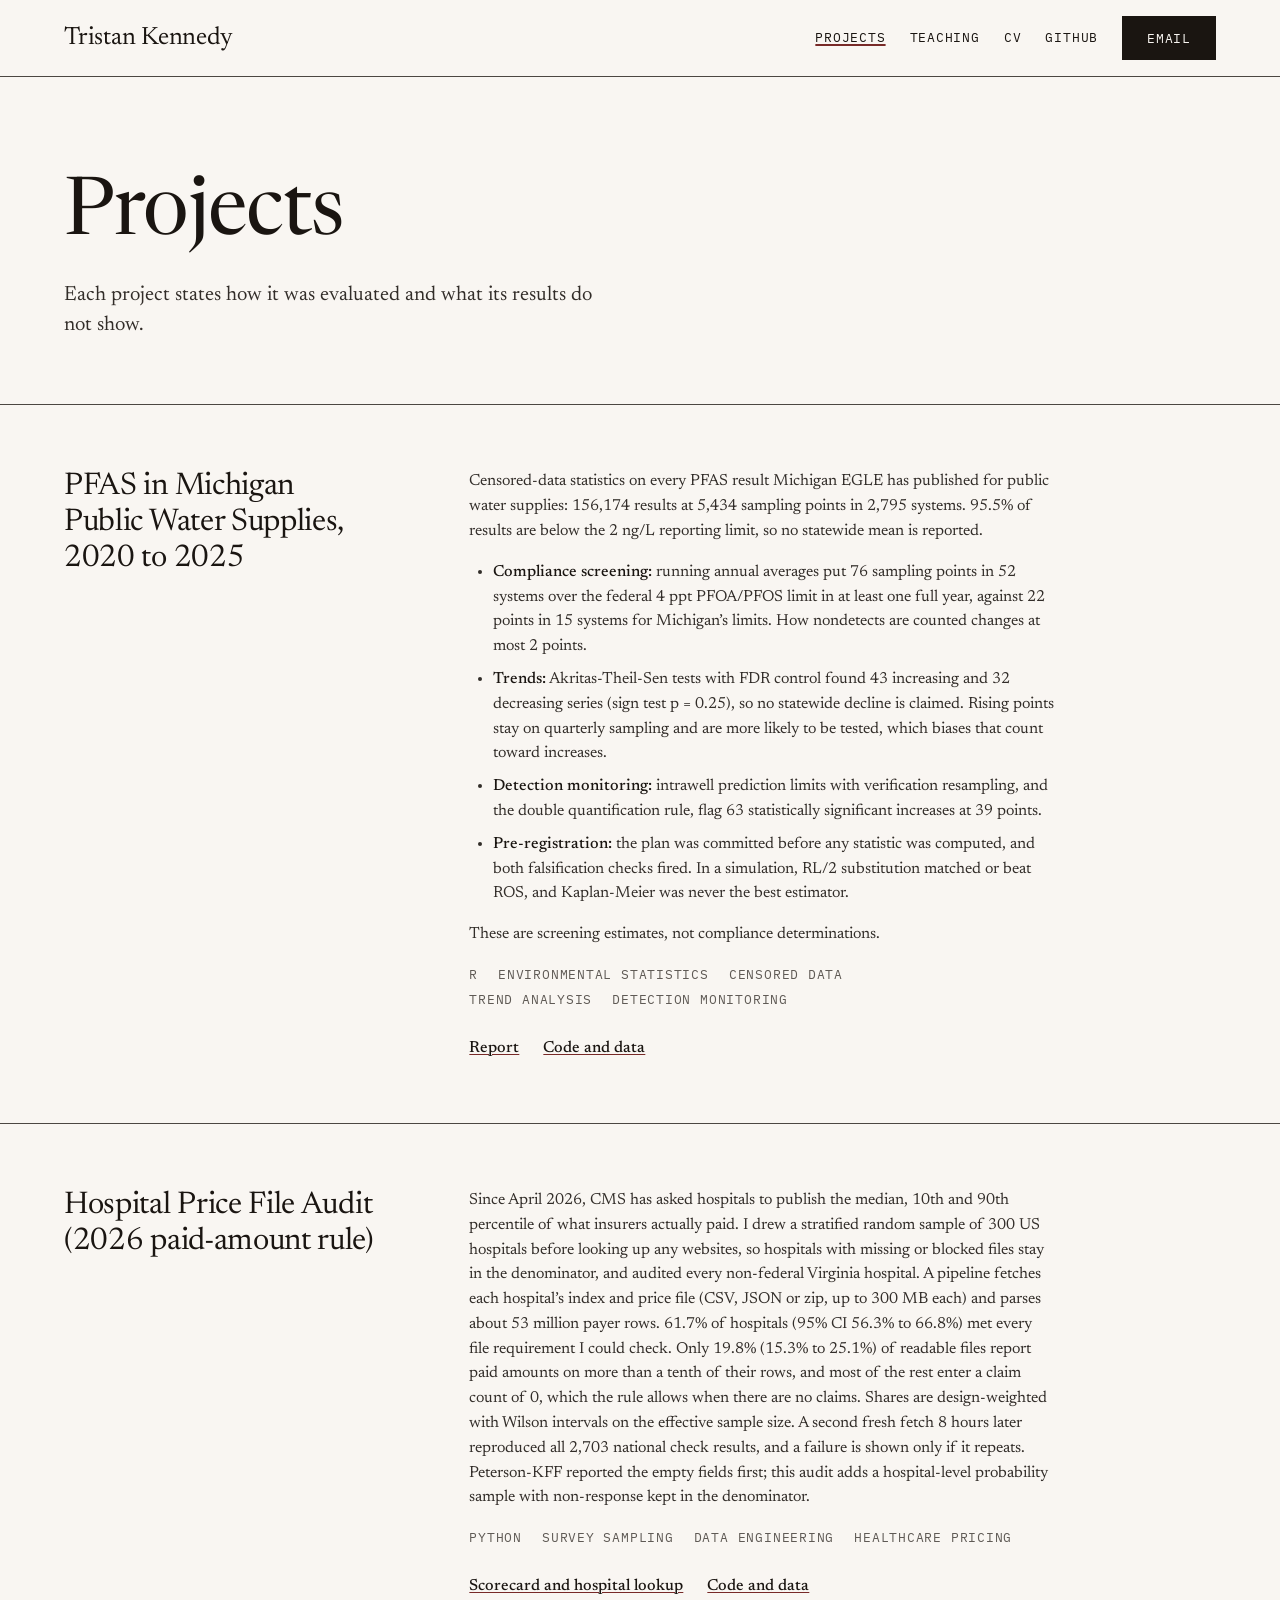
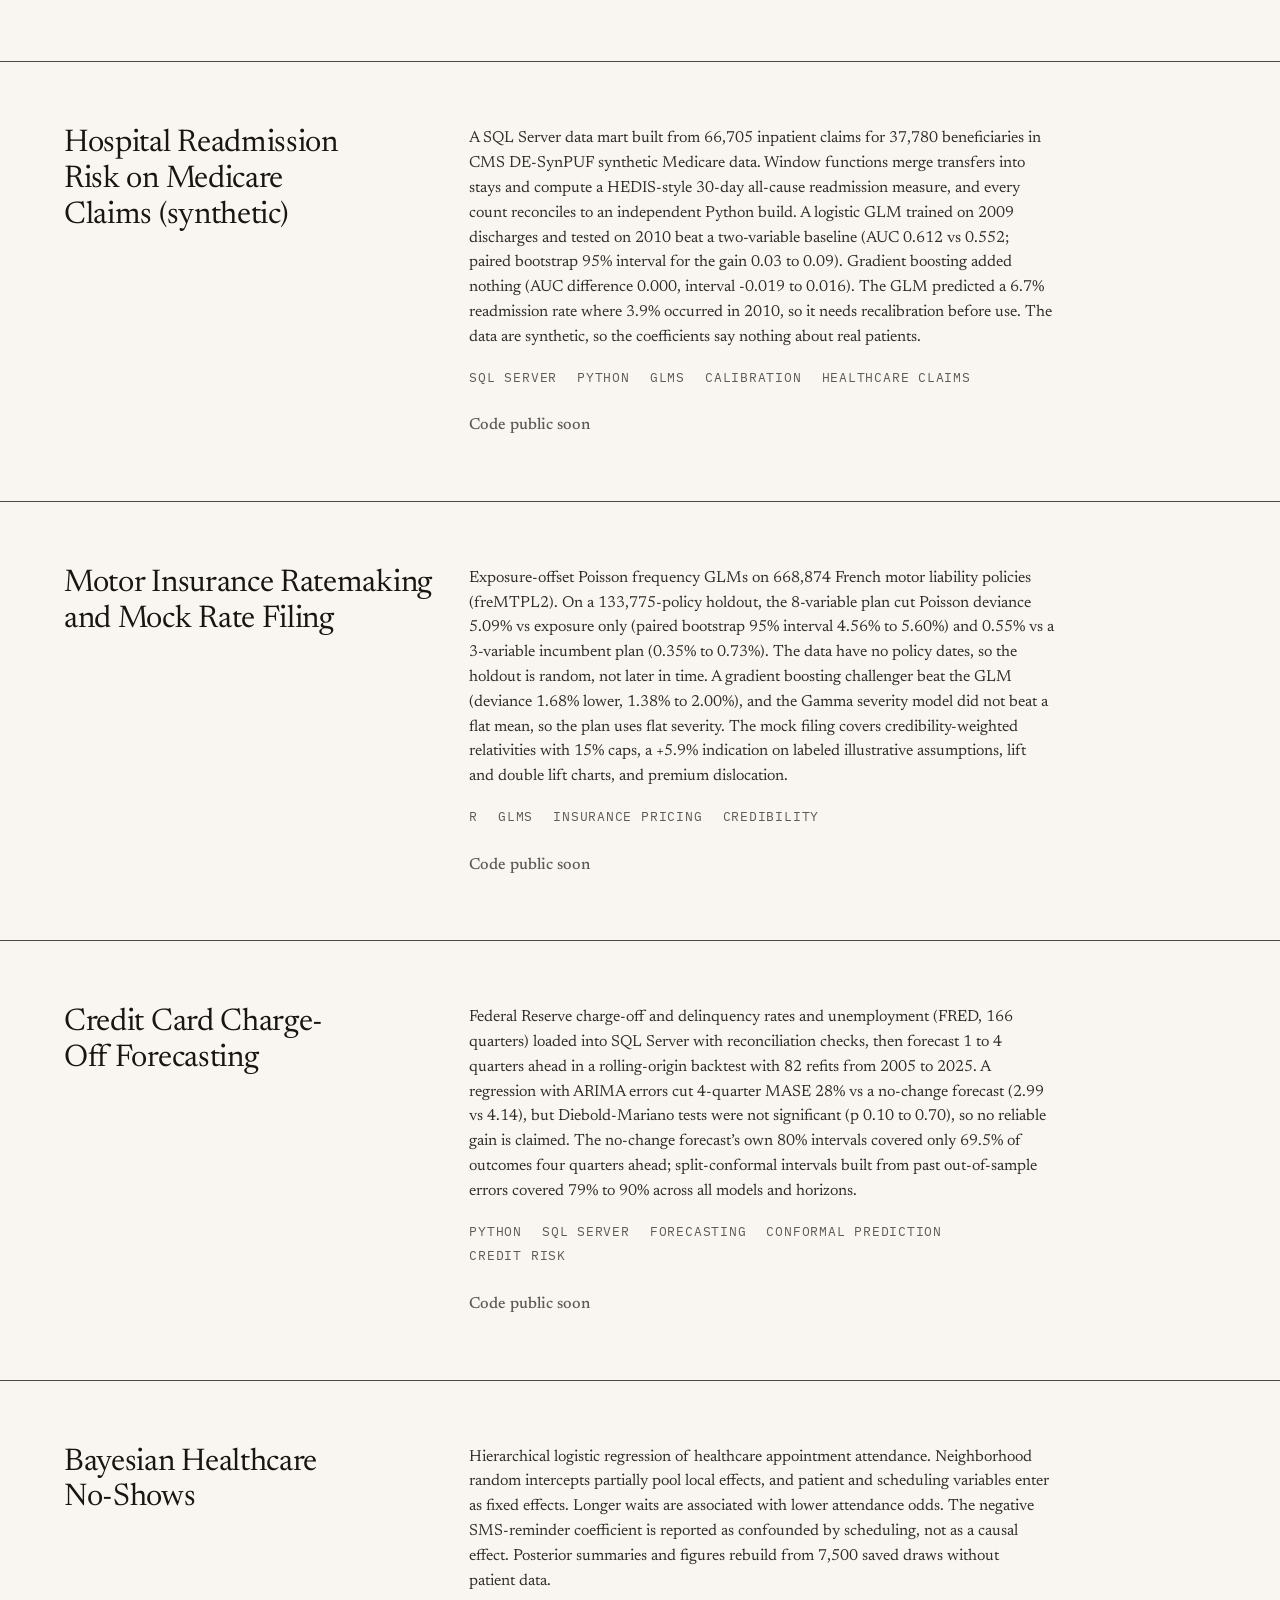
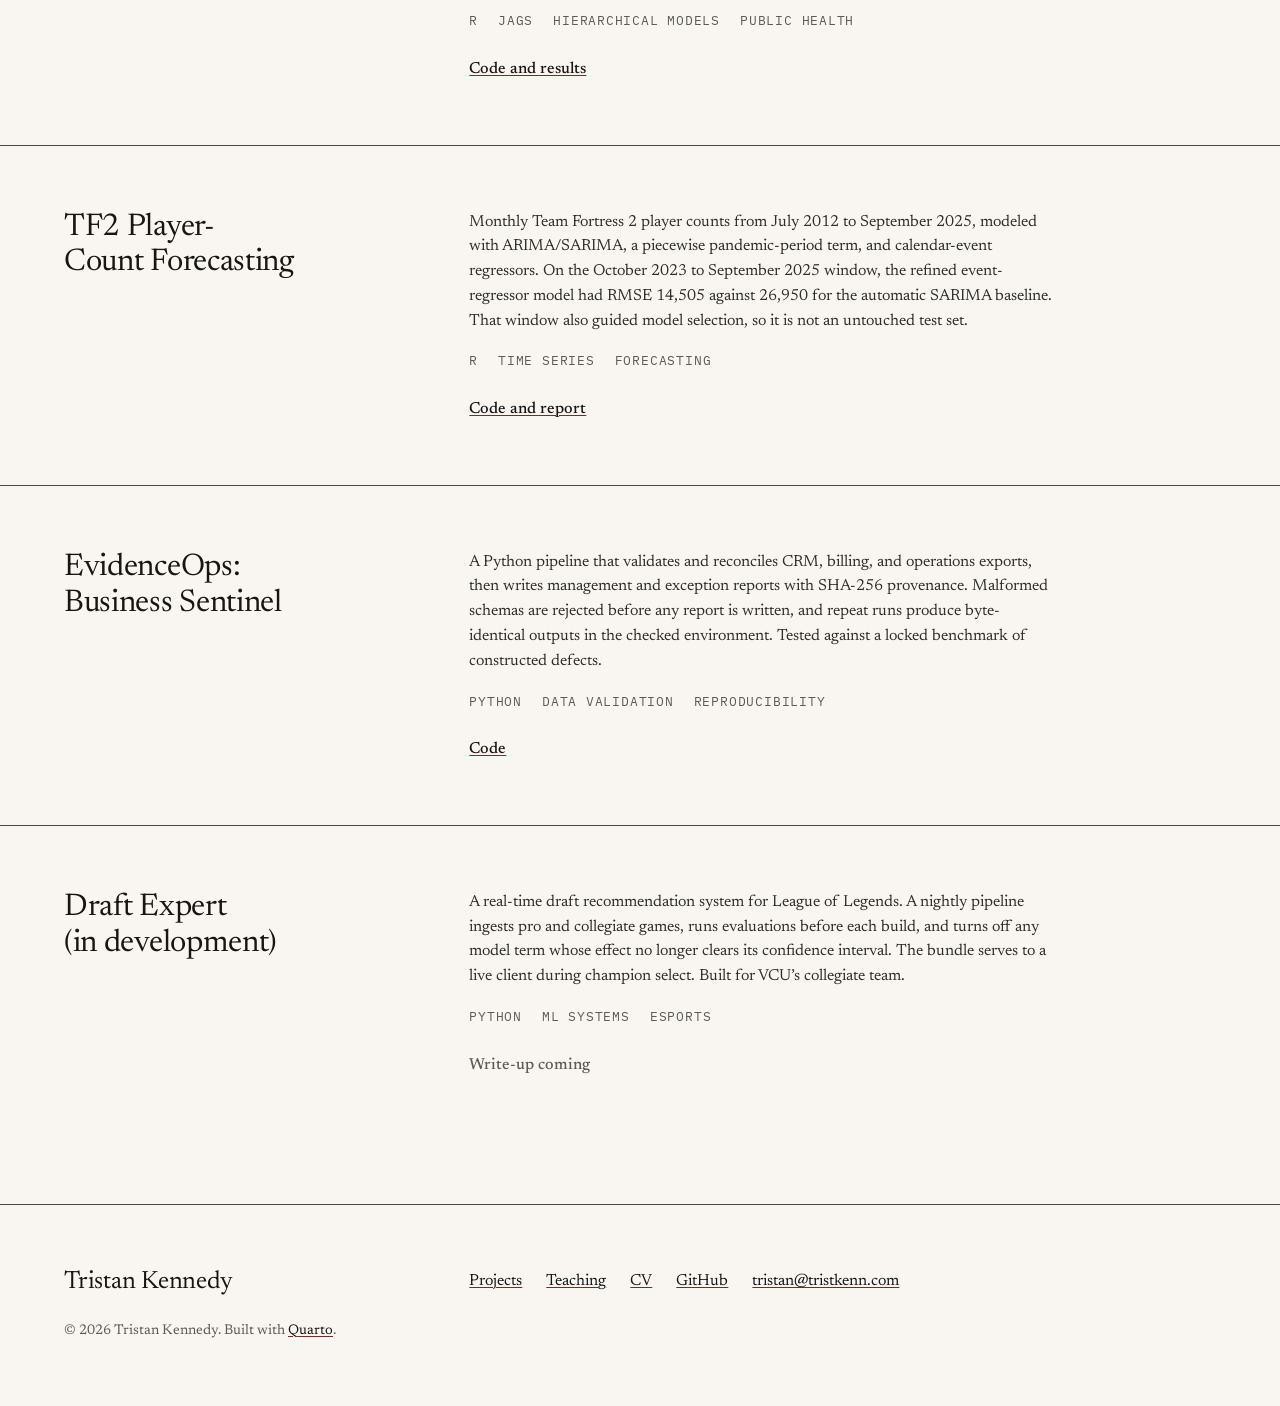
<file: projects.html>
<!DOCTYPE html>
<html xmlns="http://www.w3.org/1999/xhtml" lang="en" xml:lang="en"><head>

<meta charset="utf-8">
<meta name="generator" content="quarto-1.11.9">

<meta name="viewport" content="width=device-width, initial-scale=1.0, user-scalable=yes">

<meta name="description" content="Statistics and machine learning projects by Tristan Kennedy.">

<title>Projects | Tristan Kennedy</title>
<style>
</style>


<link rel="preconnect" href="https://fonts.googleapis.com">
<link rel="preconnect" href="https://fonts.gstatic.com" crossorigin="">
<link rel="stylesheet" href="https://fonts.googleapis.com/css2?family=Newsreader:ital,opsz,wght@0,6..72,400;0,6..72,500;1,6..72,400&amp;family=IBM+Plex+Mono:wght@400;500&amp;display=swap">


<link rel="stylesheet" href="styles/site.css">
</head>

<body>

<header class="site-nav">
  <div class="container site-nav-inner">
    <a class="wordmark" href="index.html">Tristan Kennedy</a>
    <nav aria-label="Main">
      <ul>
        <li><a href="projects.html">Projects</a></li>
        <li><a href="teaching.html">Teaching</a></li>
        <li><a href="cv.html">CV</a></li>
        <li><a href="https://github.com/tristantoo">GitHub</a></li>
        <li><a class="btn btn--primary" href="mailto:tristan@tristkenn.com">Email</a></li>
      </ul>
    </nav>
  </div>
</header>
<main id="main"><section class="page-head"><div class="container"><h1>Projects</h1><p class="lead">Each project states how it was evaluated and what its results do not show.</p></div></section>
<div class="row">
<section id="pfas-in-michigan-public-water-supplies-2020-to-2025" class="head">
<h2>PFAS in Michigan Public Water Supplies, 2020 to 2025</h2>
</section>
<div class="body">
<p>Censored-data statistics on every PFAS result Michigan EGLE has published for public water supplies: 156,174 results at 5,434 sampling points in 2,795 systems. 95.5% of results are below the 2 ng/L reporting limit, so no statewide mean is reported.</p>
<ul>
<li><strong>Compliance screening:</strong> running annual averages put 76 sampling points in 52 systems over the federal 4 ppt PFOA/PFOS limit in at least one full year, against 22 points in 15 systems for Michigan’s limits. How nondetects are counted changes at most 2 points.</li>
<li><strong>Trends:</strong> Akritas-Theil-Sen tests with FDR control found 43 increasing and 32 decreasing series (sign test p = 0.25), so no statewide decline is claimed. Rising points stay on quarterly sampling and are more likely to be tested, which biases that count toward increases.</li>
<li><strong>Detection monitoring:</strong> intrawell prediction limits with verification resampling, and the double quantification rule, flag 63 statistically significant increases at 39 points.</li>
<li><strong>Pre-registration:</strong> the plan was committed before any statistic was computed, and both falsification checks fired. In a simulation, RL/2 substitution matched or beat ROS, and Kaplan-Meier was never the best estimator.</li>
</ul>
<p>These are screening estimates, not compliance determinations.</p>
<p><span class="tag">R</span> <span class="tag">Environmental statistics</span> <span class="tag">Censored data</span> <span class="tag">Trend analysis</span> <span class="tag">Detection monitoring</span></p>
<div class="links">
<p><a href="pfas-michigan/">Report</a> <a href="https://github.com/tristantoo/mi-pfas-monitoring">Code and data</a></p>
</div>
</div>
</div>
<div class="row">
<section id="hospital-price-file-audit-2026-paid-amount-rule" class="head">
<h2>Hospital Price File Audit (2026 paid-amount rule)</h2>
</section>
<div class="body">
<p>Since April 2026, CMS has asked hospitals to publish the median, 10th and 90th percentile of what insurers actually paid. I drew a stratified random sample of 300 US hospitals before looking up any websites, so hospitals with missing or blocked files stay in the denominator, and audited every non-federal Virginia hospital. A pipeline fetches each hospital’s index and price file (CSV, JSON or zip, up to 300 MB each) and parses about 53 million payer rows. 61.7% of hospitals (95% CI 56.3% to 66.8%) met every file requirement I could check. Only 19.8% (15.3% to 25.1%) of readable files report paid amounts on more than a tenth of their rows, and most of the rest enter a claim count of 0, which the rule allows when there are no claims. Shares are design-weighted with Wilson intervals on the effective sample size. A second fresh fetch 8 hours later reproduced all 2,703 national check results, and a failure is shown only if it repeats. Peterson-KFF reported the empty fields first; this audit adds a hospital-level probability sample with non-response kept in the denominator.</p>
<p><span class="tag">Python</span> <span class="tag">Survey sampling</span> <span class="tag">Data engineering</span> <span class="tag">Healthcare pricing</span></p>
<div class="links">
<p><a href="hospital-prices/">Scorecard and hospital lookup</a> <a href="https://github.com/tristantoo/hospital-price-audit">Code and data</a></p>
</div>
</div>
</div>
<div class="row">
<section id="hospital-readmission-risk-on-medicare-claims-synthetic" class="head">
<h2>Hospital Readmission Risk on Medicare Claims (synthetic)</h2>
</section>
<div class="body">
<p>A SQL Server data mart built from 66,705 inpatient claims for 37,780 beneficiaries in CMS DE-SynPUF synthetic Medicare data. Window functions merge transfers into stays and compute a HEDIS-style 30-day all-cause readmission measure, and every count reconciles to an independent Python build. A logistic GLM trained on 2009 discharges and tested on 2010 beat a two-variable baseline (AUC 0.612 vs 0.552; paired bootstrap 95% interval for the gain 0.03 to 0.09). Gradient boosting added nothing (AUC difference 0.000, interval -0.019 to 0.016). The GLM predicted a 6.7% readmission rate where 3.9% occurred in 2010, so it needs recalibration before use. The data are synthetic, so the coefficients say nothing about real patients.</p>
<p><span class="tag">SQL Server</span> <span class="tag">Python</span> <span class="tag">GLMs</span> <span class="tag">Calibration</span> <span class="tag">Healthcare claims</span></p>
<div class="links">
<p><span class="muted">Code public soon</span></p>
</div>
</div>
</div>
<div class="row">
<section id="motor-insurance-ratemaking-and-mock-rate-filing" class="head">
<h2>Motor Insurance Ratemaking and Mock Rate Filing</h2>
</section>
<div class="body">
<p>Exposure-offset Poisson frequency GLMs on 668,874 French motor liability policies (freMTPL2). On a 133,775-policy holdout, the 8-variable plan cut Poisson deviance 5.09% vs exposure only (paired bootstrap 95% interval 4.56% to 5.60%) and 0.55% vs a 3-variable incumbent plan (0.35% to 0.73%). The data have no policy dates, so the holdout is random, not later in time. A gradient boosting challenger beat the GLM (deviance 1.68% lower, 1.38% to 2.00%), and the Gamma severity model did not beat a flat mean, so the plan uses flat severity. The mock filing covers credibility-weighted relativities with 15% caps, a +5.9% indication on labeled illustrative assumptions, lift and double lift charts, and premium dislocation.</p>
<p><span class="tag">R</span> <span class="tag">GLMs</span> <span class="tag">Insurance pricing</span> <span class="tag">Credibility</span></p>
<div class="links">
<p><span class="muted">Code public soon</span></p>
</div>
</div>
</div>
<div class="row">
<section id="credit-card-charge-off-forecasting" class="head">
<h2>Credit Card Charge-Off Forecasting</h2>
</section>
<div class="body">
<p>Federal Reserve charge-off and delinquency rates and unemployment (FRED, 166 quarters) loaded into SQL Server with reconciliation checks, then forecast 1 to 4 quarters ahead in a rolling-origin backtest with 82 refits from 2005 to 2025. A regression with ARIMA errors cut 4-quarter MASE 28% vs a no-change forecast (2.99 vs 4.14), but Diebold-Mariano tests were not significant (p 0.10 to 0.70), so no reliable gain is claimed. The no-change forecast’s own 80% intervals covered only 69.5% of outcomes four quarters ahead; split-conformal intervals built from past out-of-sample errors covered 79% to 90% across all models and horizons.</p>
<p><span class="tag">Python</span> <span class="tag">SQL Server</span> <span class="tag">Forecasting</span> <span class="tag">Conformal prediction</span> <span class="tag">Credit risk</span></p>
<div class="links">
<p><span class="muted">Code public soon</span></p>
</div>
</div>
</div>
<div class="row">
<section id="bayesian-healthcare-no-shows" class="head">
<h2>Bayesian Healthcare No-Shows</h2>
</section>
<div class="body">
<p>Hierarchical logistic regression of healthcare appointment attendance. Neighborhood random intercepts partially pool local effects, and patient and scheduling variables enter as fixed effects. Longer waits are associated with lower attendance odds. The negative SMS-reminder coefficient is reported as confounded by scheduling, not as a causal effect. Posterior summaries and figures rebuild from 7,500 saved draws without patient data.</p>
<p><span class="tag">R</span> <span class="tag">JAGS</span> <span class="tag">Hierarchical models</span> <span class="tag">Public health</span></p>
<div class="links">
<p><a href="https://github.com/tristantoo/bayesian-healthcare-no-shows">Code and results</a></p>
</div>
</div>
</div>
<div class="row">
<section id="tf2-player-count-forecasting" class="head">
<h2>TF2 Player-Count Forecasting</h2>
</section>
<div class="body">
<p>Monthly Team Fortress 2 player counts from July 2012 to September 2025, modeled with ARIMA/SARIMA, a piecewise pandemic-period term, and calendar-event regressors. On the October 2023 to September 2025 window, the refined event-regressor model had RMSE 14,505 against 26,950 for the automatic SARIMA baseline. That window also guided model selection, so it is not an untouched test set.</p>
<p><span class="tag">R</span> <span class="tag">Time series</span> <span class="tag">Forecasting</span></p>
<div class="links">
<p><a href="https://github.com/tristantoo/tf2-player-count-forecasting">Code and report</a></p>
</div>
</div>
</div>
<div class="row">
<section id="evidenceops-business-sentinel" class="head">
<h2>EvidenceOps: Business Sentinel</h2>
</section>
<div class="body">
<p>A Python pipeline that validates and reconciles CRM, billing, and operations exports, then writes management and exception reports with SHA-256 provenance. Malformed schemas are rejected before any report is written, and repeat runs produce byte-identical outputs in the checked environment. Tested against a locked benchmark of constructed defects.</p>
<p><span class="tag">Python</span> <span class="tag">Data validation</span> <span class="tag">Reproducibility</span></p>
<div class="links">
<p><a href="https://github.com/tristantoo/evidenceops-demo">Code</a></p>
</div>
</div>
</div>
<div class="row">
<section id="draft-expert-in-development" class="head">
<h2>Draft Expert (in development)</h2>
</section>
<div class="body">
<p>A real-time draft recommendation system for League of Legends. A nightly pipeline ingests pro and collegiate games, runs evaluations before each build, and turns off any model term whose effect no longer clears its confidence interval. The bundle serves to a live client during champion select. Built for VCU’s collegiate team.</p>
<p><span class="tag">Python</span> <span class="tag">ML systems</span> <span class="tag">Esports</span></p>
<div class="links">
<p><span class="muted">Write-up coming</span></p>
</div>
</div>
</div>


</main>
<footer class="site-footer">
  <div class="container site-footer-inner">
    <p class="footer-mark">Tristan Kennedy</p>
    <ul class="footer-links">
      <li><a href="projects.html">Projects</a></li>
      <li><a href="teaching.html">Teaching</a></li>
      <li><a href="cv.html">CV</a></li>
      <li><a href="https://github.com/tristantoo">GitHub</a></li>
      <li><a href="mailto:tristan@tristkenn.com">tristan@tristkenn.com</a></li>
    </ul>
    <p class="footer-legal">© 2026 Tristan Kennedy. Built with <a href="https://quarto.org">Quarto</a>.</p>
  </div>
</footer>
<script>
  const here = location.pathname.replace(/\/$/, '/index.html').split('/').pop();
  for (const a of document.querySelectorAll('.site-nav nav a:not(.btn)')) if (a.getAttribute('href') === here) a.setAttribute('aria-current', 'page');
</script>




</body></html>
</file>
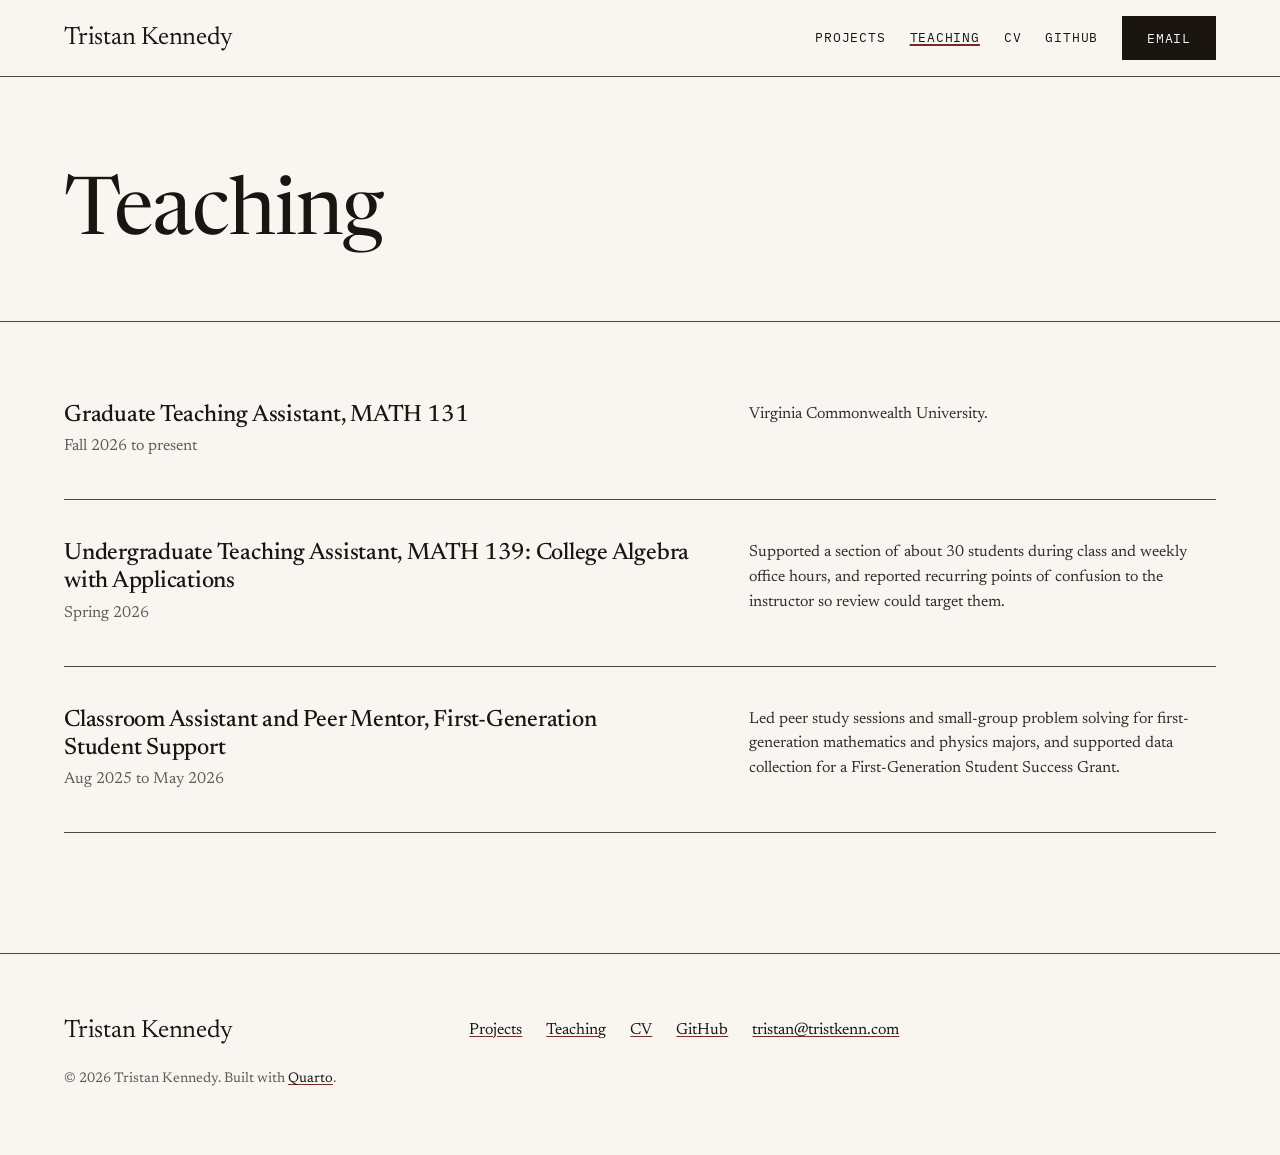
<file: teaching.html>
<!DOCTYPE html>
<html xmlns="http://www.w3.org/1999/xhtml" lang="en" xml:lang="en"><head>

<meta charset="utf-8">
<meta name="generator" content="quarto-1.11.9">

<meta name="viewport" content="width=device-width, initial-scale=1.0, user-scalable=yes">

<meta name="description" content="Teaching and mentoring by Tristan Kennedy at Virginia Commonwealth University.">

<title>Teaching | Tristan Kennedy</title>
<style>
</style>


<link rel="preconnect" href="https://fonts.googleapis.com">
<link rel="preconnect" href="https://fonts.gstatic.com" crossorigin="">
<link rel="stylesheet" href="https://fonts.googleapis.com/css2?family=Newsreader:ital,opsz,wght@0,6..72,400;0,6..72,500;1,6..72,400&amp;family=IBM+Plex+Mono:wght@400;500&amp;display=swap">


<link rel="stylesheet" href="styles/site.css">
</head>

<body>

<header class="site-nav">
  <div class="container site-nav-inner">
    <a class="wordmark" href="index.html">Tristan Kennedy</a>
    <nav aria-label="Main">
      <ul>
        <li><a href="projects.html">Projects</a></li>
        <li><a href="teaching.html">Teaching</a></li>
        <li><a href="cv.html">CV</a></li>
        <li><a href="https://github.com/tristantoo">GitHub</a></li>
        <li><a class="btn btn--primary" href="mailto:tristan@tristkenn.com">Email</a></li>
      </ul>
    </nav>
  </div>
</header>
<main id="main"><section class="page-head"><div class="container"><h1>Teaching</h1></div></section>
<div class="container entries">
<div class="entry">
<div class="entry-head">
<p><span class="entry-title">Graduate Teaching Assistant, MATH 131</span> <span class="entry-date">Fall 2026 to present</span></p>
</div>
<p>Virginia Commonwealth University.</p>
</div>
<div class="entry">
<div class="entry-head">
<p><span class="entry-title">Undergraduate Teaching Assistant, MATH 139: College Algebra with Applications</span> <span class="entry-date">Spring 2026</span></p>
</div>
<p>Supported a section of about 30 students during class and weekly office hours, and reported recurring points of confusion to the instructor so review could target them.</p>
</div>
<div class="entry">
<div class="entry-head">
<p><span class="entry-title">Classroom Assistant and Peer Mentor, First-Generation Student Support</span> <span class="entry-date">Aug 2025 to May 2026</span></p>
</div>
<p>Led peer study sessions and small-group problem solving for first-generation mathematics and physics majors, and supported data collection for a First-Generation Student Success Grant.</p>
</div>
</div>


</main>
<footer class="site-footer">
  <div class="container site-footer-inner">
    <p class="footer-mark">Tristan Kennedy</p>
    <ul class="footer-links">
      <li><a href="projects.html">Projects</a></li>
      <li><a href="teaching.html">Teaching</a></li>
      <li><a href="cv.html">CV</a></li>
      <li><a href="https://github.com/tristantoo">GitHub</a></li>
      <li><a href="mailto:tristan@tristkenn.com">tristan@tristkenn.com</a></li>
    </ul>
    <p class="footer-legal">© 2026 Tristan Kennedy. Built with <a href="https://quarto.org">Quarto</a>.</p>
  </div>
</footer>
<script>
  const here = location.pathname.replace(/\/$/, '/index.html').split('/').pop();
  for (const a of document.querySelectorAll('.site-nav nav a:not(.btn)')) if (a.getAttribute('href') === here) a.setAttribute('aria-current', 'page');
</script>




</body></html>
</file>
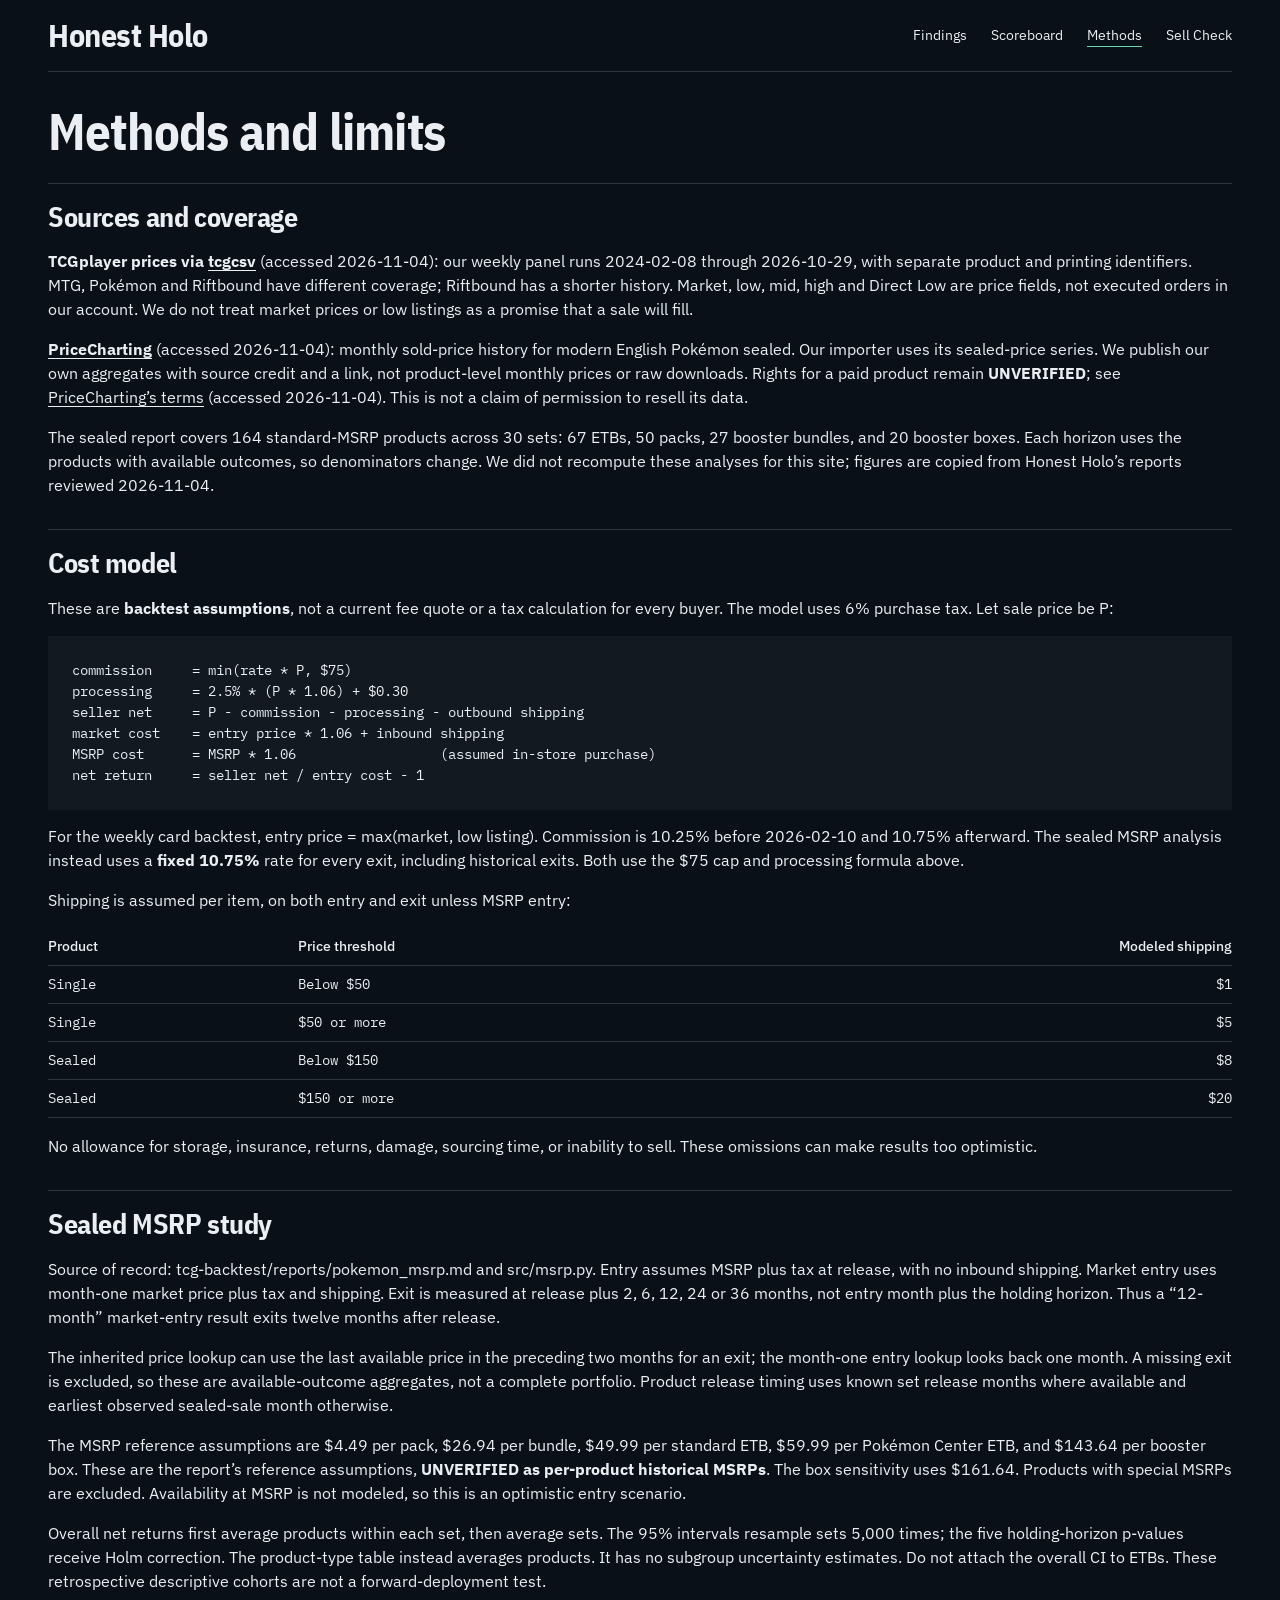
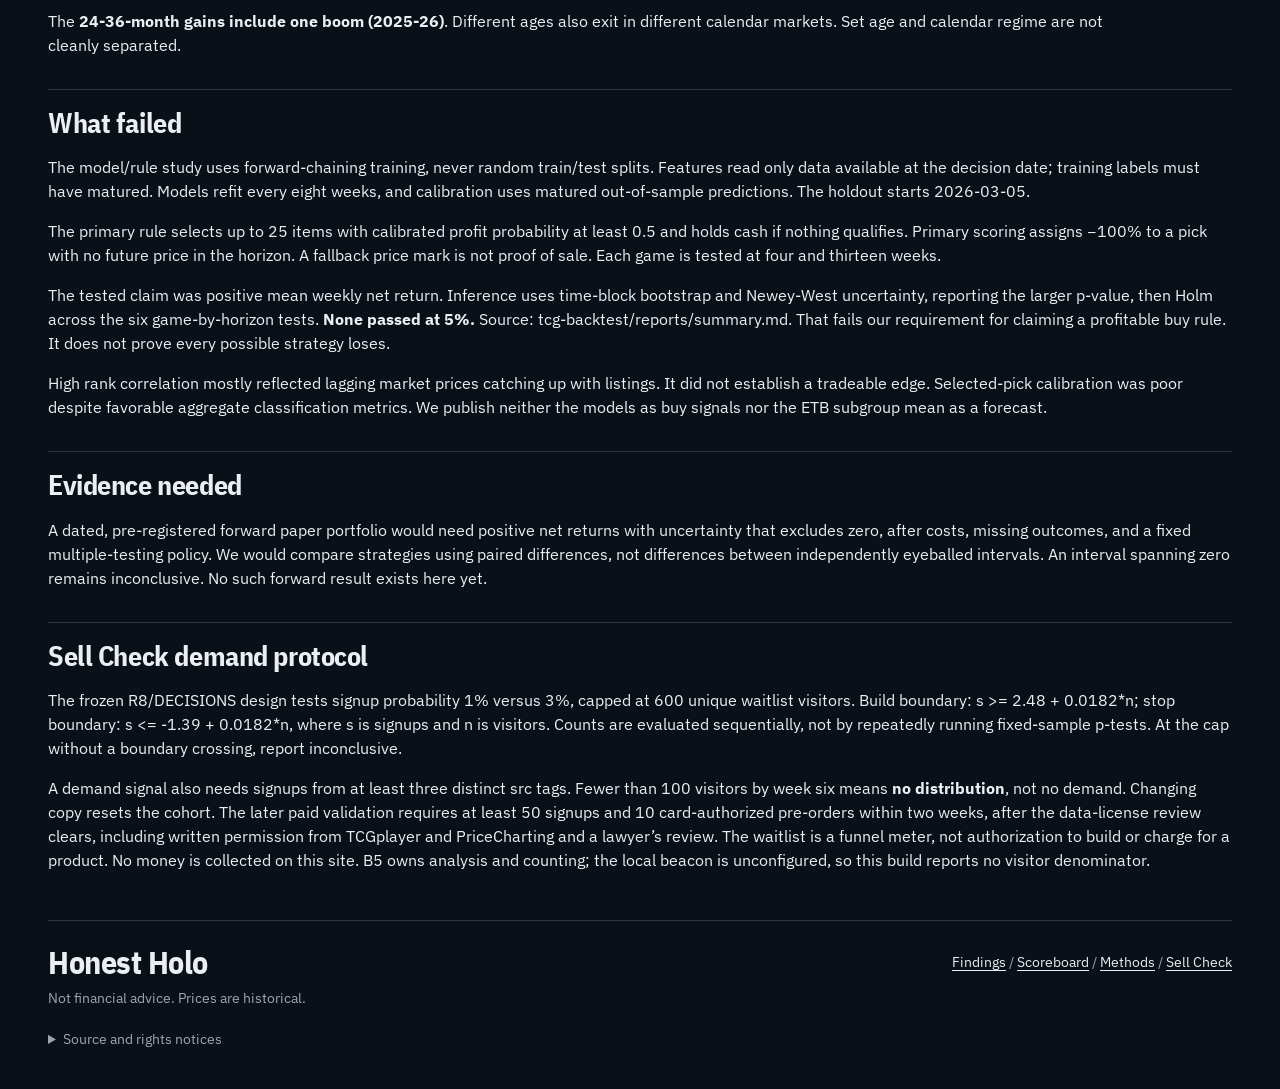
<file: honestholo/methods.html>
<!DOCTYPE html>
<html lang="en"><head><meta charset="utf-8">
<meta name="viewport" content="width=device-width, initial-scale=1">
<meta name="description" content="Trading-card price research with costs, losses, and uncertainty.">
<title>Methods and limits</title>
<link rel="stylesheet" href="assets/styles.css">
</head>
<body class="page-methods">
<main class="content"><header id="title-block-header" class="quarto-title-block"></header>
<header class="site-header" role="banner">
  <a class="skip-link" href="#main">Skip to content</a>
  <a class="wordmark" href="index.html" aria-label="Honest Holo home">Honest Holo</a>
  <nav class="desktop-nav" aria-label="Main navigation">
    <a href="index.html">Findings</a><a href="scoreboard.html">Scoreboard</a><a href="methods.html">Methods</a><a href="sell-check.html">Sell Check</a>
  </nav>
  <details class="mobile-nav">
    <summary>Menu</summary>
    <nav aria-label="Mobile navigation">
      <a href="index.html">Findings</a><a href="scoreboard.html">Scoreboard</a><a href="methods.html">Methods</a><a href="sell-check.html">Sell Check</a>
    </nav>
  </details>
</header>
<h1 id="main">Methods and limits</h1>
<div class="prose">
<h2 id="sources-and-coverage">Sources and coverage</h2>
<p><strong>TCGplayer prices via <a href="https://tcgcsv.com/?src=honestholo_methods">tcgcsv</a></strong> (accessed 2026-11-04): our weekly panel runs 2024-02-08 through 2026-10-29, with separate product and printing identifiers. MTG, Pokémon and Riftbound have different coverage; Riftbound has a shorter history. Market, low, mid, high and Direct Low are price fields, not executed orders in our account. We do not treat market prices or low listings as a promise that a sale will fill.</p>
<p><strong><a href="https://www.pricecharting.com/?src=honestholo_methods">PriceCharting</a></strong> (accessed 2026-11-04): monthly sold-price history for modern English Pokémon sealed. Our importer uses its sealed-price series. We publish our own aggregates with source credit and a link, not product-level monthly prices or raw downloads. Rights for a paid product remain <strong>UNVERIFIED</strong>; see <a href="https://www.pricecharting.com/page/terms-of-service?src=honestholo_methods">PriceCharting’s terms</a> (accessed 2026-11-04). This is not a claim of permission to resell its data.</p>
<p>The sealed report covers 164 standard-MSRP products across 30 sets: 67 ETBs, 50 packs, 27 booster bundles, and 20 booster boxes. Each horizon uses the products with available outcomes, so denominators change. We did not recompute these analyses for this site; figures are copied from Honest Holo’s reports reviewed 2026-11-04.</p>
<h2 id="cost-model">Cost model</h2>
<p>These are <strong>backtest assumptions</strong>, not a current fee quote or a tax calculation for every buyer. The model uses 6% purchase tax. Let sale price be <code>P</code>:</p>
<pre class="text"><code>commission     = min(rate * P, $75)
processing     = 2.5% * (P * 1.06) + $0.30
seller net     = P - commission - processing - outbound shipping
market cost    = entry price * 1.06 + inbound shipping
MSRP cost      = MSRP * 1.06                  (assumed in-store purchase)
net return     = seller net / entry cost - 1</code></pre>
<p>For the weekly card backtest, <code>entry price = max(market, low listing)</code>. Commission is 10.25% before 2026-02-10 and 10.75% afterward. The sealed MSRP analysis instead uses a <strong>fixed 10.75%</strong> rate for every exit, including historical exits. Both use the $75 cap and processing formula above.</p>
<p>Shipping is assumed per item, on both entry and exit unless MSRP entry:</p>
<div class="table-scroll" tabindex="0" role="region" aria-label="Modeled shipping costs">
<table class="caption-top">
<thead>
<tr class="header">
<th style="text-align: left;">Product</th>
<th style="text-align: left;">Price threshold</th>
<th style="text-align: right;">Modeled shipping</th>
</tr>
</thead>
<tbody>
<tr class="odd">
<td style="text-align: left;" data-label="Product"><span class="cell-value">Single</span></td>
<td style="text-align: left;" data-label="Price threshold"><span class="cell-value">Below $50</span></td>
<td style="text-align: right;" data-label="Modeled shipping"><span class="cell-value">$1</span></td>
</tr>
<tr class="even">
<td style="text-align: left;" data-label="Product"><span class="cell-value">Single</span></td>
<td style="text-align: left;" data-label="Price threshold"><span class="cell-value">$50 or more</span></td>
<td style="text-align: right;" data-label="Modeled shipping"><span class="cell-value">$5</span></td>
</tr>
<tr class="odd">
<td style="text-align: left;" data-label="Product"><span class="cell-value">Sealed</span></td>
<td style="text-align: left;" data-label="Price threshold"><span class="cell-value">Below $150</span></td>
<td style="text-align: right;" data-label="Modeled shipping"><span class="cell-value">$8</span></td>
</tr>
<tr class="even">
<td style="text-align: left;" data-label="Product"><span class="cell-value">Sealed</span></td>
<td style="text-align: left;" data-label="Price threshold"><span class="cell-value">$150 or more</span></td>
<td style="text-align: right;" data-label="Modeled shipping"><span class="cell-value">$20</span></td>
</tr>
</tbody>
</table>
</div>
<p>No allowance for storage, insurance, returns, damage, sourcing time, or inability to sell. These omissions can make results too optimistic.</p>
<h2 id="sealed-msrp-study">Sealed MSRP study</h2>
<p>Source of record: <code>tcg-backtest/reports/pokemon_msrp.md</code> and <code>src/msrp.py</code>. Entry assumes MSRP plus tax at release, with no inbound shipping. Market entry uses month-one market price plus tax and shipping. Exit is measured at release plus 2, 6, 12, 24 or 36 months, not entry month plus the holding horizon. Thus a “12-month” market-entry result exits twelve months after release.</p>
<p>The inherited price lookup can use the last available price in the preceding two months for an exit; the month-one entry lookup looks back one month. A missing exit is excluded, so these are available-outcome aggregates, not a complete portfolio. Product release timing uses known set release months where available and earliest observed sealed-sale month otherwise.</p>
<p>The MSRP reference assumptions are $4.49 per pack, $26.94 per bundle, $49.99 per standard ETB, $59.99 per Pokémon Center ETB, and $143.64 per booster box. These are the report’s reference assumptions, <strong>UNVERIFIED as per-product historical MSRPs</strong>. The box sensitivity uses $161.64. Products with special MSRPs are excluded. Availability at MSRP is not modeled, so this is an optimistic entry scenario.</p>
<p>Overall net returns first average products within each set, then average sets. The 95% intervals resample sets 5,000 times; the five holding-horizon p-values receive Holm correction. The product-type table instead averages products. It has no subgroup uncertainty estimates. Do not attach the overall CI to ETBs. These retrospective descriptive cohorts are not a forward-deployment test.</p>
<p>The <strong>24-36-month gains include one boom (2025-26)</strong>. Different ages also exit in different calendar markets. Set age and calendar regime are not cleanly separated.</p>
<h2 id="what-failed">What failed</h2>
<p>The model/rule study uses forward-chaining training, never random train/test splits. Features read only data available at the decision date; training labels must have matured. Models refit every eight weeks, and calibration uses matured out-of-sample predictions. The holdout starts 2026-03-05.</p>
<p>The primary rule selects up to 25 items with calibrated profit probability at least 0.5 and holds cash if nothing qualifies. Primary scoring assigns −100% to a pick with no future price in the horizon. A fallback price mark is not proof of sale. Each game is tested at four and thirteen weeks.</p>
<p>The tested claim was positive mean weekly net return. Inference uses time-block bootstrap and Newey-West uncertainty, reporting the larger p-value, then Holm across the six game-by-horizon tests. <strong>None passed at 5%.</strong> Source: <code>tcg-backtest/reports/summary.md</code>. That fails our requirement for claiming a profitable buy rule. It does not prove every possible strategy loses.</p>
<p>High rank correlation mostly reflected lagging market prices catching up with listings. It did not establish a tradeable edge. Selected-pick calibration was poor despite favorable aggregate classification metrics. We publish neither the models as buy signals nor the ETB subgroup mean as a forecast.</p>
<h2 id="evidence-needed">Evidence needed</h2>
<p>A dated, pre-registered forward paper portfolio would need positive net returns with uncertainty that excludes zero, after costs, missing outcomes, and a fixed multiple-testing policy. We would compare strategies using paired differences, not differences between independently eyeballed intervals. An interval spanning zero remains inconclusive. No such forward result exists here yet.</p>
<h2 id="sell-check-demand-protocol">Sell Check demand protocol</h2>
<p>The frozen R8/DECISIONS design tests signup probability 1% versus 3%, capped at 600 unique waitlist visitors. Build boundary: <code>s &gt;= 2.48 + 0.0182*n</code>; stop boundary: <code>s &lt;= -1.39 + 0.0182*n</code>, where <code>s</code> is signups and <code>n</code> is visitors. Counts are evaluated sequentially, not by repeatedly running fixed-sample p-tests. At the cap without a boundary crossing, report inconclusive.</p>
<p>A demand signal also needs signups from at least three distinct <code>src</code> tags. Fewer than 100 visitors by week six means <strong>no distribution</strong>, not no demand. Changing copy resets the cohort. The later paid validation requires at least 50 signups and 10 card-authorized pre-orders within two weeks, after the data-license review clears, including written permission from TCGplayer and PriceCharting and a lawyer’s review. The waitlist is a funnel meter, not authorization to build or charge for a product. No money is collected on this site. B5 owns analysis and counting; the local beacon is unconfigured, so this build reports no visitor denominator.</p>
</div>
<footer class="journal-footer" role="contentinfo">
<p><a href="./index.html" class="wordmark">Honest Holo</a></p>
<p><a href="./index.html">Findings</a> / <a href="./scoreboard.html">Scoreboard</a> / <a href="./methods.html">Methods</a> / <a href="./sell-check.html">Sell Check</a></p>
<p>Not financial advice. Prices are historical.</p>
<details class="rights-notices"><summary>Source and rights notices</summary>
<p>Unofficial. Not affiliated with or endorsed by The Pokémon Company, Nintendo, Wizards of the Coast, Riot Games, TCGplayer, or PriceCharting.</p>
<p>This product uses TCGplayer data but is not endorsed or certified by TCGplayer.</p>
<p>This site is unofficial Fan Content permitted under the <a href="https://company.wizards.com/en/legal/fancontentpolicy?src=site_footer">Fan Content Policy</a>. Not approved/endorsed by Wizards. Portions of the materials used are property of Wizards of the Coast. ©Wizards of the Coast LLC.</p>
<p>This site was created under Riot Games’ <a href="https://www.riotgames.com/en/legal?src=site_footer">Legal Jibber Jabber</a> policy using assets owned by Riot Games. Riot Games does not endorse or sponsor this project.</p>
<p>Not affiliated with or endorsed by The Pokémon Company or Nintendo. ©Pokémon/Nintendo/Creatures/GAME FREAK.</p>
</details>
</footer>

</main>
<script src="assets/config.js"></script>
<script src="assets/site.js" defer=""></script>


</body></html>
</file>
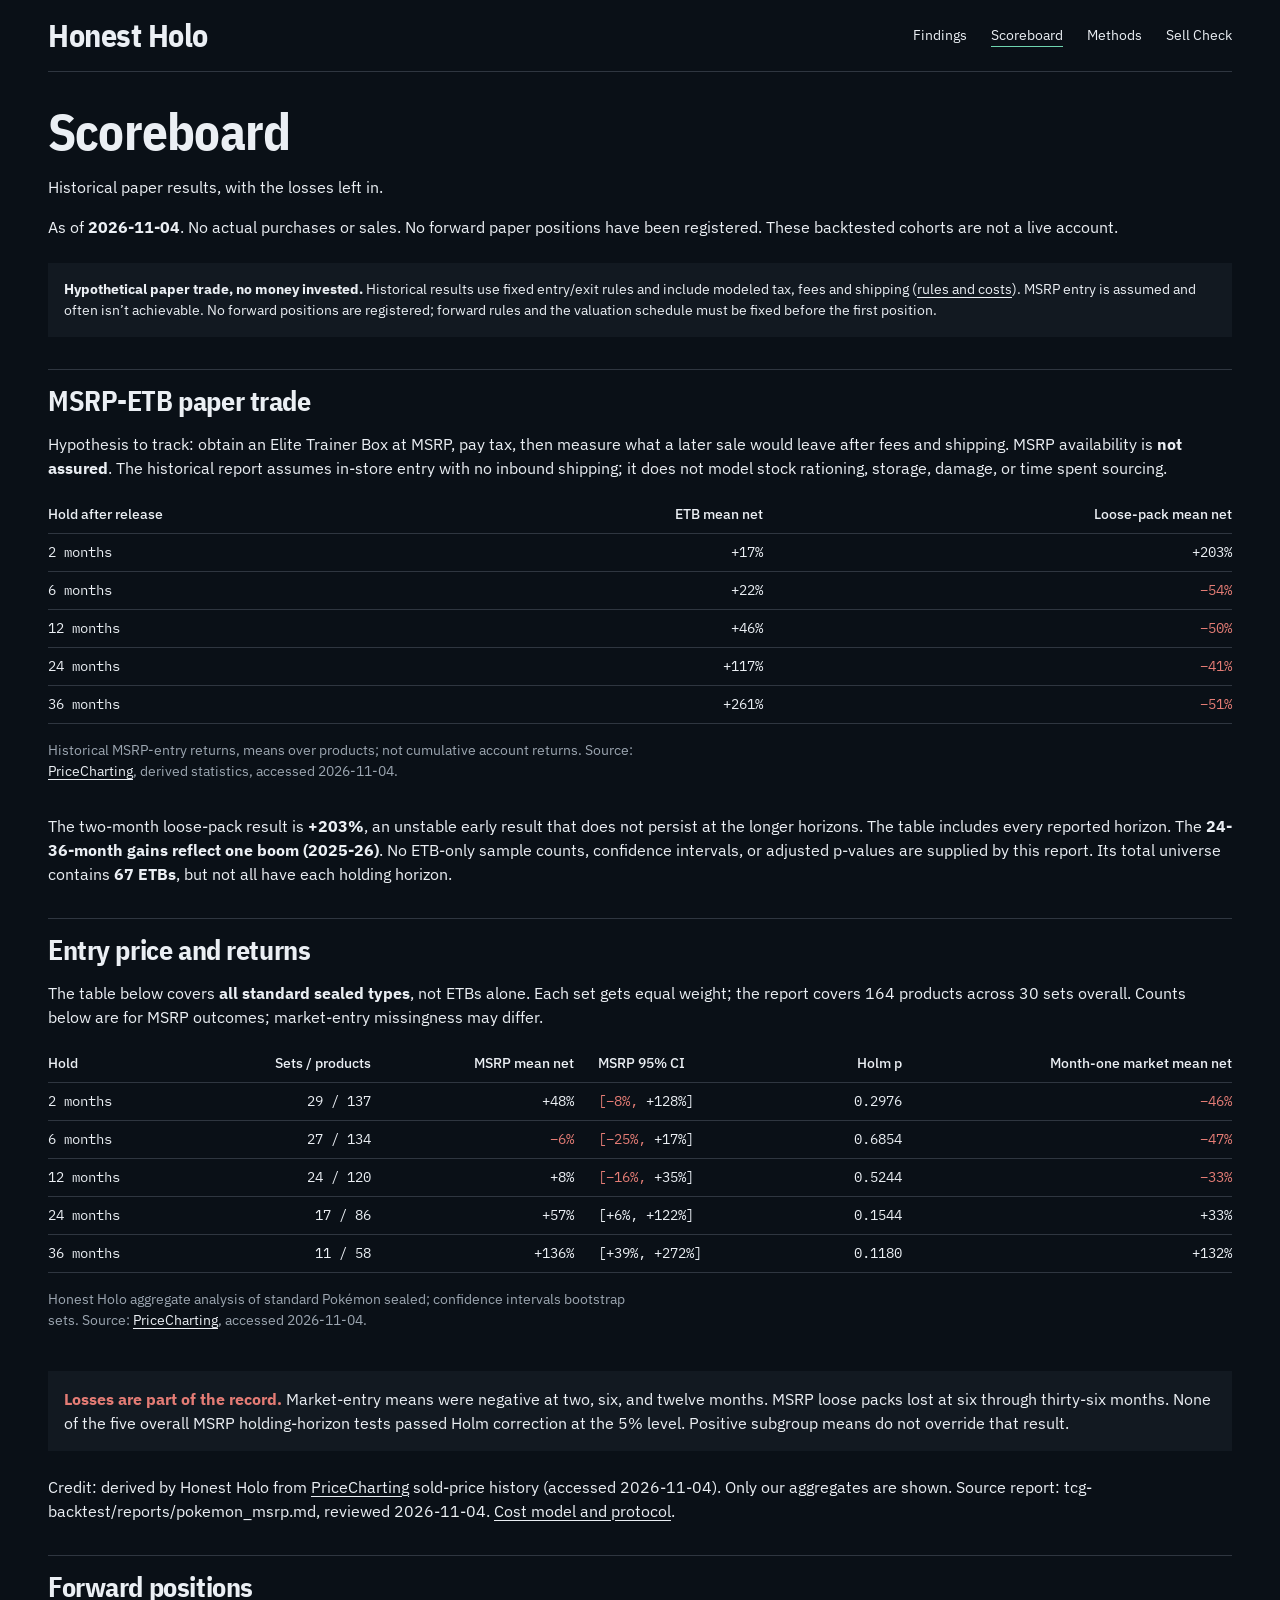
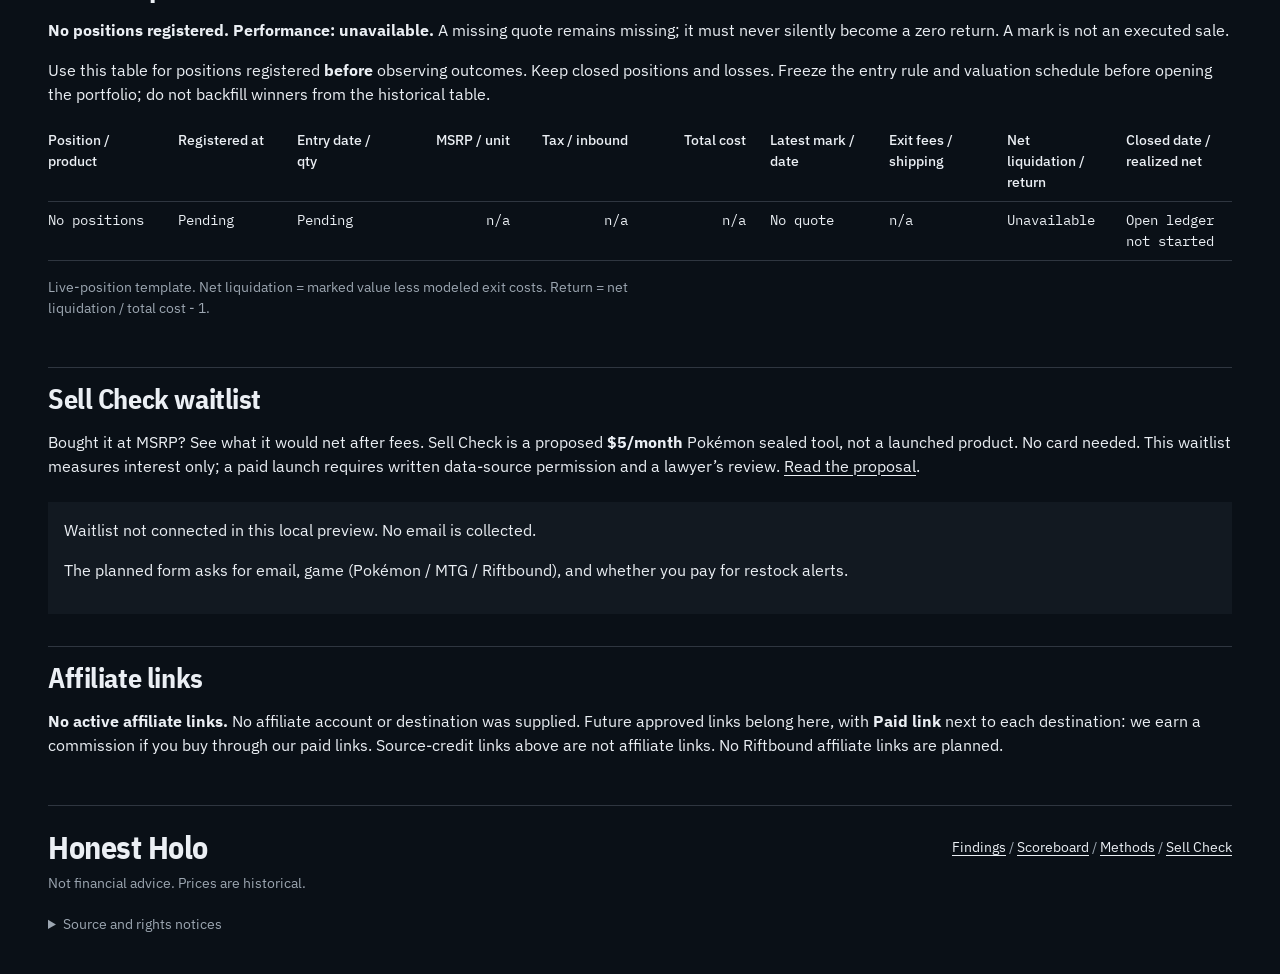
<file: honestholo/scoreboard.html>
<!DOCTYPE html>
<html lang="en"><head><meta charset="utf-8">
<meta name="viewport" content="width=device-width, initial-scale=1">
<meta name="description" content="Trading-card price research with costs, losses, and uncertainty.">
<title>The scoreboard</title>
<link rel="stylesheet" href="assets/styles.css">
</head>
<body class="page-scoreboard">
<main class="content"><header id="title-block-header" class="quarto-title-block"></header>
<header class="site-header" role="banner">
  <a class="skip-link" href="#main">Skip to content</a>
  <a class="wordmark" href="index.html" aria-label="Honest Holo home">Honest Holo</a>
  <nav class="desktop-nav" aria-label="Main navigation">
    <a href="index.html">Findings</a><a href="scoreboard.html">Scoreboard</a><a href="methods.html">Methods</a><a href="sell-check.html">Sell Check</a>
  </nav>
  <details class="mobile-nav">
    <summary>Menu</summary>
    <nav aria-label="Mobile navigation">
      <a href="index.html">Findings</a><a href="scoreboard.html">Scoreboard</a><a href="methods.html">Methods</a><a href="sell-check.html">Sell Check</a>
    </nav>
  </details>
</header>
<h1 id="main">Scoreboard</h1>
<div class="lead">
<p>Historical paper results, with the losses left in.</p>
</div>
<p>As of <strong>2026-11-04</strong>. No actual purchases or sales. No forward paper positions have been registered. These backtested cohorts are not a live account.</p>
<div class="notice paper-trade">
<p><strong>Hypothetical paper trade, no money invested.</strong> Historical results use fixed entry/exit rules and include modeled tax, fees and shipping (<a href="./methods.html#cost-model">rules and costs</a>). MSRP entry is assumed and often isn’t achievable. No forward positions are registered; forward rules and the valuation schedule must be fixed before the first position.</p>
</div>
<h2 id="msrp-etb-paper-trade">MSRP-ETB paper trade</h2>
<p>Hypothesis to track: obtain an Elite Trainer Box at MSRP, pay tax, then measure what a later sale would leave after fees and shipping. MSRP availability is <strong>not assured</strong>. The historical report assumes in-store entry with no inbound shipping; it does not model stock rationing, storage, damage, or time spent sourcing.</p>
<div class="table-scroll" tabindex="0" role="region" aria-label="Historical ETB and pack results">
<table class="caption-top">
<caption>Historical MSRP-entry returns, means over products; not
cumulative account returns. Source: <a href="https://www.pricecharting.com/?src=site_scoreboard">PriceCharting</a>,
derived statistics, accessed 2026-11-04.</caption>
<thead>
<tr class="header">
<th style="text-align: left;">Hold after release</th>
<th style="text-align: right;">ETB mean net</th>
<th style="text-align: right;">Loose-pack mean net</th>
</tr>
</thead>
<tbody>
<tr class="odd">
<td style="text-align: left;" data-label="Hold after release"><span class="cell-value">2 months</span></td>
<td style="text-align: right;" data-label="ETB mean net"><span class="cell-value">+17%</span></td>
<td style="text-align: right;" data-label="Loose-pack mean net"><span class="cell-value">+203%</span></td>
</tr>
<tr class="even">
<td style="text-align: left;" data-label="Hold after release"><span class="cell-value">6 months</span></td>
<td style="text-align: right;" data-label="ETB mean net"><span class="cell-value">+22%</span></td>
<td style="text-align: right;" data-label="Loose-pack mean net"><span class="cell-value"><span class="negative">−54%</span></span></td>
</tr>
<tr class="odd">
<td style="text-align: left;" data-label="Hold after release"><span class="cell-value">12 months</span></td>
<td style="text-align: right;" data-label="ETB mean net"><span class="cell-value">+46%</span></td>
<td style="text-align: right;" data-label="Loose-pack mean net"><span class="cell-value"><span class="negative">−50%</span></span></td>
</tr>
<tr class="even">
<td style="text-align: left;" data-label="Hold after release"><span class="cell-value">24 months</span></td>
<td style="text-align: right;" data-label="ETB mean net"><span class="cell-value">+117%</span></td>
<td style="text-align: right;" data-label="Loose-pack mean net"><span class="cell-value"><span class="negative">−41%</span></span></td>
</tr>
<tr class="odd">
<td style="text-align: left;" data-label="Hold after release"><span class="cell-value">36 months</span></td>
<td style="text-align: right;" data-label="ETB mean net"><span class="cell-value">+261%</span></td>
<td style="text-align: right;" data-label="Loose-pack mean net"><span class="cell-value"><span class="negative">−51%</span></span></td>
</tr>
</tbody>
</table>
</div>
<p>The two-month loose-pack result is <strong>+203%</strong>, an unstable early result that does not persist at the longer horizons. The table includes every reported horizon. The <strong>24-36-month gains reflect one boom (2025-26)</strong>. No ETB-only sample counts, confidence intervals, or adjusted p-values are supplied by this report. Its total universe contains <strong>67 ETBs</strong>, but not all have each holding horizon.</p>
<h2 id="entry-price-and-returns">Entry price and returns</h2>
<p>The table below covers <strong>all standard sealed types</strong>, not ETBs alone. Each set gets equal weight; the report covers 164 products across 30 sets overall. Counts below are for MSRP outcomes; market-entry missingness may differ.</p>
<div class="table-scroll" tabindex="0" role="region" aria-label="Historical sealed returns and uncertainty">
<table class="caption-top">
<caption>Honest Holo aggregate analysis of standard Pokémon sealed;
confidence intervals bootstrap sets. Source: <a href="https://www.pricecharting.com/?src=site_scoreboard">PriceCharting</a>,
accessed 2026-11-04.</caption>
<thead>
<tr class="header">
<th style="text-align: left;">Hold</th>
<th style="text-align: right;">Sets / products</th>
<th style="text-align: right;">MSRP mean net</th>
<th style="text-align: left;">MSRP 95% CI</th>
<th style="text-align: right;">Holm p</th>
<th style="text-align: right;">Month-one market mean net</th>
</tr>
</thead>
<tbody>
<tr class="odd">
<td style="text-align: left;" data-label="Hold"><span class="cell-value">2 months</span></td>
<td style="text-align: right;" data-label="Sets / products"><span class="cell-value">29 / 137</span></td>
<td style="text-align: right;" data-label="MSRP mean net"><span class="cell-value">+48%</span></td>
<td style="text-align: left;" data-label="MSRP 95% CI"><span class="cell-value"><span class="negative">[−8%,</span>
+128%]</span></td>
<td style="text-align: right;" data-label="Holm p"><span class="cell-value">0.2976</span></td>
<td style="text-align: right;" data-label="Month-one market mean net"><span class="cell-value"><span class="negative">−46%</span></span></td>
</tr>
<tr class="even">
<td style="text-align: left;" data-label="Hold"><span class="cell-value">6 months</span></td>
<td style="text-align: right;" data-label="Sets / products"><span class="cell-value">27 / 134</span></td>
<td style="text-align: right;" data-label="MSRP mean net"><span class="cell-value"><span class="negative">−6%</span></span></td>
<td style="text-align: left;" data-label="MSRP 95% CI"><span class="cell-value"><span class="negative">[−25%,</span>
+17%]</span></td>
<td style="text-align: right;" data-label="Holm p"><span class="cell-value">0.6854</span></td>
<td style="text-align: right;" data-label="Month-one market mean net"><span class="cell-value"><span class="negative">−47%</span></span></td>
</tr>
<tr class="odd">
<td style="text-align: left;" data-label="Hold"><span class="cell-value">12 months</span></td>
<td style="text-align: right;" data-label="Sets / products"><span class="cell-value">24 / 120</span></td>
<td style="text-align: right;" data-label="MSRP mean net"><span class="cell-value">+8%</span></td>
<td style="text-align: left;" data-label="MSRP 95% CI"><span class="cell-value"><span class="negative">[−16%,</span>
+35%]</span></td>
<td style="text-align: right;" data-label="Holm p"><span class="cell-value">0.5244</span></td>
<td style="text-align: right;" data-label="Month-one market mean net"><span class="cell-value"><span class="negative">−33%</span></span></td>
</tr>
<tr class="even">
<td style="text-align: left;" data-label="Hold"><span class="cell-value">24 months</span></td>
<td style="text-align: right;" data-label="Sets / products"><span class="cell-value">17 / 86</span></td>
<td style="text-align: right;" data-label="MSRP mean net"><span class="cell-value">+57%</span></td>
<td style="text-align: left;" data-label="MSRP 95% CI"><span class="cell-value">[+6%, +122%]</span></td>
<td style="text-align: right;" data-label="Holm p"><span class="cell-value">0.1544</span></td>
<td style="text-align: right;" data-label="Month-one market mean net"><span class="cell-value">+33%</span></td>
</tr>
<tr class="odd">
<td style="text-align: left;" data-label="Hold"><span class="cell-value">36 months</span></td>
<td style="text-align: right;" data-label="Sets / products"><span class="cell-value">11 / 58</span></td>
<td style="text-align: right;" data-label="MSRP mean net"><span class="cell-value">+136%</span></td>
<td style="text-align: left;" data-label="MSRP 95% CI"><span class="cell-value">[+39%, +272%]</span></td>
<td style="text-align: right;" data-label="Holm p"><span class="cell-value">0.1180</span></td>
<td style="text-align: right;" data-label="Month-one market mean net"><span class="cell-value">+132%</span></td>
</tr>
</tbody>
</table>
</div>
<div class="notice loss">
<p><strong>Losses are part of the record.</strong> Market-entry means were negative at two, six, and twelve months. MSRP loose packs lost at six through thirty-six months. None of the five overall MSRP holding-horizon tests passed Holm correction at the 5% level. Positive subgroup means do not override that result.</p>
</div>
<p>Credit: derived by Honest Holo from <a href="https://www.pricecharting.com/?src=honestholo_scoreboard">PriceCharting</a> sold-price history (accessed 2026-11-04). Only our aggregates are shown. Source report: <code>tcg-backtest/reports/pokemon_msrp.md</code>, reviewed 2026-11-04. <a href="./methods.html">Cost model and protocol</a>.</p>
<h2 id="forward-positions">Forward positions</h2>
<p><strong>No positions registered. Performance: unavailable.</strong> A missing quote remains missing; it must never silently become a zero return. A mark is not an executed sale.</p>
<p>Use this table for positions registered <strong>before</strong> observing outcomes. Keep closed positions and losses. Freeze the entry rule and valuation schedule before opening the portfolio; do not backfill winners from the historical table.</p>
<div class="table-scroll" tabindex="0" role="region" aria-label="Live position template, currently empty">
<table class="caption-top" style="width:100%;">
<caption>Live-position template. Net liquidation = marked value less
modeled exit costs. Return = net liquidation / total cost - 1.</caption>
<colgroup>
<col style="width: 10%">
<col style="width: 10%">
<col style="width: 10%">
<col style="width: 10%">
<col style="width: 10%">
<col style="width: 10%">
<col style="width: 10%">
<col style="width: 10%">
<col style="width: 10%">
<col style="width: 10%">
</colgroup>
<thead>
<tr class="header">
<th style="text-align: left;">Position / product</th>
<th style="text-align: left;">Registered at</th>
<th style="text-align: left;">Entry date / qty</th>
<th style="text-align: right;">MSRP / unit</th>
<th style="text-align: right;">Tax / inbound</th>
<th style="text-align: right;">Total cost</th>
<th style="text-align: left;">Latest mark / date</th>
<th style="text-align: left;">Exit fees / shipping</th>
<th style="text-align: left;">Net liquidation / return</th>
<th style="text-align: left;">Closed date / realized net</th>
</tr>
</thead>
<tbody>
<tr class="odd">
<td style="text-align: left;" data-label="Position / product"><span class="cell-value">No positions</span></td>
<td style="text-align: left;" data-label="Registered at"><span class="cell-value">Pending</span></td>
<td style="text-align: left;" data-label="Entry date / qty"><span class="cell-value">Pending</span></td>
<td style="text-align: right;" data-label="MSRP / unit"><span class="cell-value">n/a</span></td>
<td style="text-align: right;" data-label="Tax / inbound"><span class="cell-value">n/a</span></td>
<td style="text-align: right;" data-label="Total cost"><span class="cell-value">n/a</span></td>
<td style="text-align: left;" data-label="Latest mark / date"><span class="cell-value">No quote</span></td>
<td style="text-align: left;" data-label="Exit fees / shipping"><span class="cell-value">n/a</span></td>
<td style="text-align: left;" data-label="Net liquidation / return"><span class="cell-value">Unavailable</span></td>
<td style="text-align: left;" data-label="Closed date / realized net"><span class="cell-value">Open
ledger not started</span></td>
</tr>
</tbody>
</table>
</div>
<h2 id="sell-check-waitlist">Sell Check waitlist</h2>
<p>Bought it at MSRP? See what it would net after fees. Sell Check is a proposed <strong>$5/month</strong> Pokémon sealed tool, not a launched product. No card needed. This waitlist measures interest only; a paid launch requires written data-source permission and a lawyer’s review. <a href="./sell-check.html">Read the proposal</a>.</p>
<section class="waitlist-panel" data-tally-placeholder="" aria-label="Sell Check waitlist">
  <p data-tally-status="" role="status">Waitlist not connected in this local preview. No email is collected.</p>
  <p>The planned form asks for email, game (Pokémon / MTG / Riftbound), and whether you pay for restock alerts.</p>
  <input type="hidden" name="src" value="scoreboard">
  <iframe title="Sell Check waitlist" loading="lazy" hidden="" data-src="https://tally.so/embed/REPLACE_ME?src=scoreboard" referrerpolicy="strict-origin-when-cross-origin"></iframe>
  <a data-tally-fallback="" hidden="">Open the waitlist</a>
  <noscript><p>JavaScript is needed to load the future embedded waitlist. This local preview has no connected form.</p></noscript>
</section>
<h2 id="affiliate-links">Affiliate links</h2>
<p><strong>No active affiliate links.</strong> No affiliate account or destination was supplied. Future approved links belong here, with <strong>Paid link</strong> next to each destination: we earn a commission if you buy through our paid links. Source-credit links above are not affiliate links. No Riftbound affiliate links are planned.</p>
<footer class="journal-footer" role="contentinfo">
<p><a href="./index.html" class="wordmark">Honest Holo</a></p>
<p><a href="./index.html">Findings</a> / <a href="./scoreboard.html">Scoreboard</a> / <a href="./methods.html">Methods</a> / <a href="./sell-check.html">Sell Check</a></p>
<p>Not financial advice. Prices are historical.</p>
<details class="rights-notices"><summary>Source and rights notices</summary>
<p>Unofficial. Not affiliated with or endorsed by The Pokémon Company, Nintendo, Wizards of the Coast, Riot Games, TCGplayer, or PriceCharting.</p>
<p>This product uses TCGplayer data but is not endorsed or certified by TCGplayer.</p>
<p>This site is unofficial Fan Content permitted under the <a href="https://company.wizards.com/en/legal/fancontentpolicy?src=site_footer">Fan Content Policy</a>. Not approved/endorsed by Wizards. Portions of the materials used are property of Wizards of the Coast. ©Wizards of the Coast LLC.</p>
<p>This site was created under Riot Games’ <a href="https://www.riotgames.com/en/legal?src=site_footer">Legal Jibber Jabber</a> policy using assets owned by Riot Games. Riot Games does not endorse or sponsor this project.</p>
<p>Not affiliated with or endorsed by The Pokémon Company or Nintendo. ©Pokémon/Nintendo/Creatures/GAME FREAK.</p>
</details>
</footer>

</main>
<script src="assets/config.js"></script>
<script src="assets/site.js" defer=""></script>


</body></html>
</file>
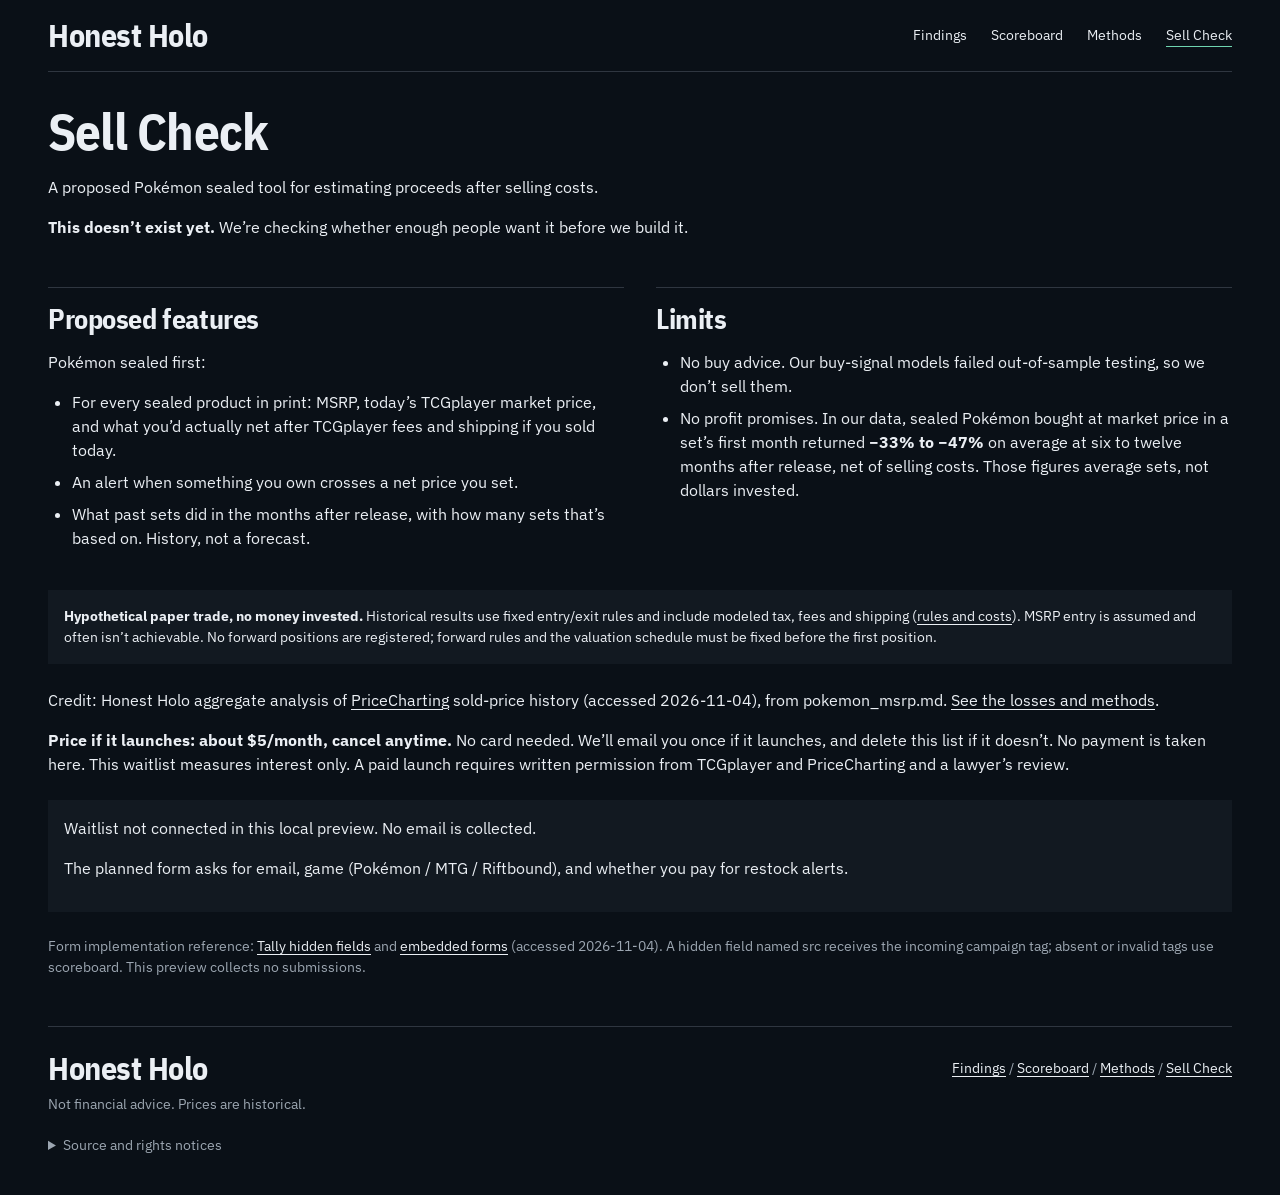
<file: honestholo/sell-check.html>
<!DOCTYPE html>
<html lang="en"><head><meta charset="utf-8">
<meta name="viewport" content="width=device-width, initial-scale=1">
<meta name="description" content="Trading-card price research with costs, losses, and uncertainty.">
<title>Sell Check</title>
<link rel="stylesheet" href="assets/styles.css">
</head>
<body class="page-sell-check">
<main class="content"><header id="title-block-header" class="quarto-title-block"></header>
<header class="site-header" role="banner">
  <a class="skip-link" href="#main">Skip to content</a>
  <a class="wordmark" href="index.html" aria-label="Honest Holo home">Honest Holo</a>
  <nav class="desktop-nav" aria-label="Main navigation">
    <a href="index.html">Findings</a><a href="scoreboard.html">Scoreboard</a><a href="methods.html">Methods</a><a href="sell-check.html">Sell Check</a>
  </nav>
  <details class="mobile-nav">
    <summary>Menu</summary>
    <nav aria-label="Mobile navigation">
      <a href="index.html">Findings</a><a href="scoreboard.html">Scoreboard</a><a href="methods.html">Methods</a><a href="sell-check.html">Sell Check</a>
    </nav>
  </details>
</header>
<h1 id="main">Sell Check</h1>
<div class="lead">
<p>A proposed Pokémon sealed tool for estimating proceeds after selling costs.</p>
</div>
<p><strong>This doesn’t exist yet.</strong> We’re checking whether enough people want it before we build it.</p>
<div class="proposal-grid">
<section id="proposed-features" class="proposal-section">
<h2>Proposed features</h2>
<p>Pokémon sealed first:</p>
<ul>
<li>For every sealed product in print: MSRP, today’s TCGplayer market price, and what you’d actually net after TCGplayer fees and shipping if you sold today.</li>
<li>An alert when something you own crosses a net price you set.</li>
<li>What past sets did in the months after release, with how many sets that’s based on. History, not a forecast.</li>
</ul>
</section>
<section id="limits" class="proposal-section">
<h2>Limits</h2>
<ul>
<li>No buy advice. Our buy-signal models failed out-of-sample testing, so we don’t sell them.</li>
<li>No profit promises. In our data, sealed Pokémon bought at market price in a set’s first month returned <strong>−33% to −47%</strong> on average at six to twelve months after release, net of selling costs. Those figures average sets, not dollars invested.</li>
</ul>
</section>
</div>
<div class="notice paper-trade">
<p><strong>Hypothetical paper trade, no money invested.</strong> Historical results use fixed entry/exit rules and include modeled tax, fees and shipping (<a href="./methods.html#cost-model">rules and costs</a>). MSRP entry is assumed and often isn’t achievable. No forward positions are registered; forward rules and the valuation schedule must be fixed before the first position.</p>
</div>
<p>Credit: Honest Holo aggregate analysis of <a href="https://www.pricecharting.com/?src=honestholo_sell_check">PriceCharting</a> sold-price history (accessed 2026-11-04), from <code>pokemon_msrp.md</code>. <a href="./scoreboard.html">See the losses and methods</a>.</p>
<p><strong>Price if it launches: about $5/month, cancel anytime.</strong> No card needed. We’ll email you once if it launches, and delete this list if it doesn’t. No payment is taken here. This waitlist measures interest only. A paid launch requires written permission from TCGplayer and PriceCharting and a lawyer’s review.</p>
<section class="waitlist-panel" data-tally-placeholder="" aria-label="Sell Check waitlist">
  <p data-tally-status="" role="status">Waitlist not connected in this local preview. No email is collected.</p>
  <p>The planned form asks for email, game (Pokémon / MTG / Riftbound), and whether you pay for restock alerts.</p>
  <input type="hidden" name="src" value="scoreboard">
  <iframe title="Sell Check waitlist" loading="lazy" hidden="" data-src="https://tally.so/embed/REPLACE_ME?src=scoreboard" referrerpolicy="strict-origin-when-cross-origin"></iframe>
  <a data-tally-fallback="" hidden="">Open the waitlist</a>
  <noscript><p>JavaScript is needed to load the future embedded waitlist. This local preview has no connected form.</p></noscript>
</section>
<div class="source">
<p>Form implementation reference: <a href="https://tally.so/help/hidden-fields?src=honestholo_sell_check">Tally hidden fields</a> and <a href="https://tally.so/help/embed-your-form?src=honestholo_sell_check">embedded forms</a> (accessed 2026-11-04). A hidden field named <code>src</code> receives the incoming campaign tag; absent or invalid tags use <code>scoreboard</code>. This preview collects no submissions.</p>
</div>
<footer class="journal-footer" role="contentinfo">
<p><a href="./index.html" class="wordmark">Honest Holo</a></p>
<p><a href="./index.html">Findings</a> / <a href="./scoreboard.html">Scoreboard</a> / <a href="./methods.html">Methods</a> / <a href="./sell-check.html">Sell Check</a></p>
<p>Not financial advice. Prices are historical.</p>
<details class="rights-notices"><summary>Source and rights notices</summary>
<p>Unofficial. Not affiliated with or endorsed by The Pokémon Company, Nintendo, Wizards of the Coast, Riot Games, TCGplayer, or PriceCharting.</p>
<p>This product uses TCGplayer data but is not endorsed or certified by TCGplayer.</p>
<p>This site is unofficial Fan Content permitted under the <a href="https://company.wizards.com/en/legal/fancontentpolicy?src=site_footer">Fan Content Policy</a>. Not approved/endorsed by Wizards. Portions of the materials used are property of Wizards of the Coast. ©Wizards of the Coast LLC.</p>
<p>This site was created under Riot Games’ <a href="https://www.riotgames.com/en/legal?src=site_footer">Legal Jibber Jabber</a> policy using assets owned by Riot Games. Riot Games does not endorse or sponsor this project.</p>
<p>Not affiliated with or endorsed by The Pokémon Company or Nintendo. ©Pokémon/Nintendo/Creatures/GAME FREAK.</p>
</details>
</footer>

</main>
<script src="assets/config.js"></script>
<script src="assets/site.js" defer=""></script>


</body></html>
</file>
<file: styles/site.css>
/* Hallmark · shape: profile with a results sheet (/), Long Document (/projects, /teaching, /cv) · genre: editorial · theme: Almanac (deal 1/3, seed personal-homepage-statistics-graduate-51f4·4be66d2b·2026-10-28·r0) · redesign: full
 * hero: Stage (/), Banner (/projects, /teaching, /cv) · nav: edge-aligned, the wordmark and four links with Email filled · footer: colophon block · imagery: none, the results table set on the sheet · signature: a printed table of held-out results where the checks that failed sit beside the ones that held
 * axes: light/serif/oxblood · posture: restrained · contrast: pass · fold: pass · v2.0.0 */
/* Hallmark · pre-emit critique: P5 H4 E4 S5 R4 V4 · weakest: H, About is four owner paragraphs; set on eight columns at 65ch beside its head instead of cutting words */
/* Hallmark · waive 79 · Stage hero on /: the sheet runs to y 749 at 1440 x 900 and the text block centres on it · the visual, not the text, is the hero's foot */
/* Hallmark · waive 78 · Long Document shape on /projects and /cv · row heads are annotations at --text-2xl */
/* Hallmark · dropped Quarto's Bootstrap navbar, site search, colour-scheme toggle and their scripts · minimal build; the page follows the system colour scheme */
@import url("./tokens.css");
@import url("./base.css");

body { color: var(--color-ink-2); }
h1, h2, h3 { color: var(--color-ink); }
a { color: var(--color-ink); text-decoration-color: var(--color-accent); text-underline-offset: 0.15em; }
a:hover { text-decoration-thickness: 2px; }
.muted { color: var(--color-muted); }
strong, b { font-weight: 500; color: var(--color-ink); }

/* Controls: square, ink filled beside a hairline outline */
.btn {
  display: inline-flex; align-items: center; min-height: 44px;
  padding: var(--space-sm) var(--space-lg);
  border: var(--rule-hair) solid var(--color-ink); border-radius: var(--radius-pill);
  background: transparent; color: var(--color-ink);
  font: 400 var(--text-xs)/1 var(--font-outlier); letter-spacing: 0.06em; text-transform: uppercase; text-decoration: none;
  transition: background-color var(--dur-micro) var(--ease-out), border-color var(--dur-micro) var(--ease-out);
}
.btn:hover { background: var(--color-paper-2); }
.btn:active { background: var(--color-paper-3); }
.btn--primary { background: var(--color-ink); border-color: var(--color-ink); color: var(--color-paper); }
.btn--primary:hover { background: var(--color-accent); border-color: var(--color-accent); }
.btn--primary:active { background: var(--color-accent-2); border-color: var(--color-accent-2); }

/* Nav: edge-aligned over the firm rule */
.site-nav { border-bottom: var(--rule-bar) solid var(--color-rule-2); }
.site-nav-inner { display: flex; flex-wrap: wrap; align-items: center; justify-content: space-between; gap: var(--space-xs) var(--space-lg); padding-block: var(--space-md); }
.wordmark { font: 400 var(--text-xl)/1 var(--font-display); letter-spacing: var(--tracking-display); color: var(--color-ink); text-decoration: none; }
.site-nav ul { display: flex; flex-wrap: wrap; align-items: center; gap: var(--space-xs) var(--space-lg); margin: 0; padding: 0; list-style: none; }
.site-nav nav a:not(.btn) { font: 400 var(--text-xs)/1.2 var(--font-outlier); letter-spacing: 0.06em; text-transform: uppercase; text-decoration: none; }
.site-nav nav a:not(.btn):hover, .site-nav nav a[aria-current="page"] { text-decoration: underline; text-decoration-color: var(--color-accent); text-decoration-thickness: 2px; }

/* Home hero: Stage, the text on five columns, the sheet on seven */
.hero { padding-block: var(--space-3xl); }
.hero-grid { display: grid; grid-template-columns: minmax(0, 5fr) minmax(0, 7fr); gap: var(--space-3xl); align-items: center; }
.hero h1 { letter-spacing: -0.02em; line-height: 1; }
.hero .lead { margin-top: var(--space-lg); color: var(--color-ink-2); }
.actions { display: flex; flex-wrap: wrap; gap: var(--space-sm); margin-top: var(--space-xl); max-width: none; }

/* The sheet: the printed page laid on the slate */
.sheet { margin: 0; padding: var(--space-lg) var(--space-lg) var(--space-md); background: var(--color-sheet); border-top: var(--rule-bar) solid var(--color-ink); }
.sheet-scroll { overflow-x: auto; }
.sheet table { width: 100%; min-width: 34rem; border-collapse: collapse; }
.sheet caption { caption-side: top; text-align: left; padding-bottom: var(--space-md); font: italic 400 var(--text-xl)/1.2 var(--font-display); color: var(--color-ink); }
.sheet thead th { padding: 0 var(--space-sm) var(--space-xs) 0; border-bottom: var(--rule-bar) solid var(--color-rule-2); font: 400 var(--text-xs)/1.3 var(--font-outlier); letter-spacing: 0.06em; text-transform: uppercase; color: var(--color-muted); text-align: left; }
.sheet tbody th, .sheet td { padding: var(--space-xs) var(--space-sm) var(--space-xs) 0; border-top: var(--rule-hair) solid var(--color-rule); vertical-align: top; text-align: left; }
.sheet tbody th { font: 500 var(--text-md)/1.3 var(--font-body); color: var(--color-ink); }
.sheet tbody th span { display: block; font-weight: 400; font-size: var(--text-sm); color: var(--color-muted); }
.sheet td { font-size: var(--text-sm); line-height: 1.4; }
.sheet .num { font-family: var(--font-outlier); text-align: right; white-space: nowrap; }
.sheet thead th.num { text-align: right; }
.sheet tr.mark th, .sheet tr.mark th span, .sheet tr.mark td { color: var(--color-accent); }
.sheet figcaption { margin-top: var(--space-sm); font: italic 400 var(--text-sm)/1.4 var(--font-body); color: var(--color-muted); }

/* Bands own their paper and block padding; the container inside owns the width */
div.band { padding-block: var(--section-gap-s); }
div.band--gap-l { padding-block: var(--section-gap) var(--section-gap-l); }
div.band--well { background: var(--color-paper-2); border-top: var(--rule-bar) solid var(--color-rule-2); color: var(--color-ink-2); }
div.band--ink { background: var(--color-band); color: var(--color-band-ink); }
.band--ink a { color: var(--color-band-ink); }
.band--ink :focus-visible { outline-color: var(--color-band-ink); }

/* About: head on four columns, the prose on eight */
div.split { display: grid; grid-template-columns: minmax(0, 4fr) minmax(0, 8fr); column-gap: var(--gap-columns); }
.split > .body p { font-size: var(--text-lg); }
.split > .body p + p { margin-top: var(--space-md); }

/* Research interests: two by two under a hairline each */
div.interests { display: grid; grid-template-columns: repeat(2, minmax(0, 1fr)); gap: var(--space-2xl) var(--gap-columns); }
.interests > .head, .interests > p { grid-column: 1 / -1; }
.interests > .item { padding-top: var(--space-md); border-top: var(--rule-bar) solid var(--color-rule-2); }
.interests > .item p { margin-top: var(--space-sm); font-size: var(--text-lg); }
.interests > p { color: var(--color-muted); font-size: var(--text-lg); }

/* Selected projects: an index of rows */
.index > .head { margin-bottom: var(--space-2xl); }
.index > .entry-row { display: grid; grid-template-columns: minmax(0, 5fr) minmax(0, 5fr) minmax(0, 2fr); column-gap: var(--gap-columns); padding-block: var(--space-lg); border-top: var(--rule-hair) solid var(--color-rule-2); }
.index > .entry-row:last-of-type { border-bottom: var(--rule-hair) solid var(--color-rule-2); }
.entry-row > .head p { margin-top: var(--space-sm); }
.entry-row > .links { justify-self: end; }
.index > p:last-child { margin-top: var(--space-xl); }

/* Tags: small mono labels, no chips */
.tag { display: inline-block; margin: 0 var(--space-md) 0 0; font: 400 var(--text-xs)/1.6 var(--font-outlier); letter-spacing: 0.06em; text-transform: uppercase; color: var(--color-muted); }
div.links > p { display: flex; flex-wrap: wrap; gap: var(--space-xs) var(--space-lg); }
.links a, .links .muted { font: 500 var(--text-md)/1.4 var(--font-body); }

/* Contact on the ink band */
.contact p { max-width: none; }
.contact p + p { margin-top: var(--space-lg); }
.contact-mail { font: italic 400 clamp(1.25rem, 5vw, 3rem)/1.1 var(--font-display); overflow-wrap: break-word; }
.contact p:last-child a { font-size: var(--text-lg); }

/* Inner pages: a Banner head */
.page-head { padding-block: var(--space-3xl) var(--space-2xl); border-bottom: var(--rule-bar) solid var(--color-rule-2); }
.page-head .lead { margin-top: var(--space-lg); color: var(--color-ink-2); }

/* Long Document rows: the head on four columns, the text on eight */
main > div.row { display: grid; grid-template-columns: minmax(0, 4fr) minmax(0, 8fr); column-gap: var(--gap-columns); width: 100%; max-width: var(--container); margin-inline: auto; padding: var(--space-2xl) var(--gutter); }
main > div.row + div.row { border-top: var(--rule-hair) solid var(--color-rule-2); }
main > div.row:last-child { margin-bottom: var(--space-2xl); }
.row > .head h2 { font-size: var(--text-2xl); line-height: 1.15; }
.row > .body > * { max-width: 65ch; }
.row > .body > * + * { margin-top: var(--space-md); }
.row ul { margin: 0; padding-left: var(--space-lg); }
.row li + li { margin-top: var(--space-xs); }
.row .links { margin-top: var(--space-lg); }

/* Teaching and CV entries */
div.entries { padding-block: var(--space-xl) var(--section-gap-s); }
.entries > .entry { display: grid; grid-template-columns: minmax(0, 7fr) minmax(0, 5fr); column-gap: var(--gap-columns); padding-block: var(--space-xl); border-bottom: var(--rule-hair) solid var(--color-rule-2); }
.entries > .entry > .entry-head { grid-row: span 2; }
.entries > .entry > p { margin-top: 0; }
.entry + .entry { margin-top: var(--space-xl); }
.entries > .entry + .entry { margin-top: 0; }
.entry-head p { display: flex; flex-wrap: wrap; justify-content: space-between; gap: var(--space-2xs) var(--space-lg); max-width: none; }
.entries .entry-head p { flex-direction: column; justify-content: start; }
.entry-title { font: 500 var(--text-title)/1.2 var(--font-display); letter-spacing: var(--tracking-display); color: var(--color-ink); }
.entry-date { color: var(--color-muted); }
.entry > p { margin-top: var(--space-xs); }

/* Footer: colophon */
.site-footer { border-top: var(--rule-bar) solid var(--color-rule-2); padding-block: var(--space-2xl); }
.site-footer-inner { display: grid; grid-template-columns: minmax(0, 4fr) minmax(0, 8fr); gap: var(--space-lg) var(--gap-columns); }
.footer-mark { font: 400 var(--text-xl)/1.1 var(--font-display); letter-spacing: var(--tracking-display); color: var(--color-ink); }
.footer-links { display: flex; flex-wrap: wrap; gap: var(--space-xs) var(--space-lg); margin: 0; padding: 0; list-style: none; }
.footer-legal { grid-column: 1 / -1; font-size: var(--text-sm); color: var(--color-muted); }

@media (max-width: 60rem) {
  .hero { padding-block: var(--space-2xl); }
  .hero-grid, div.split, main > div.row, .entries > .entry, .site-footer-inner, .index > .entry-row { grid-template-columns: minmax(0, 1fr); row-gap: var(--space-md); }
  .entries > .entry > .entry-head { grid-row: auto; }
  .hero-grid { row-gap: var(--space-xl); }
  .entry-row > .links { justify-self: start; }
}
@media (max-width: 40rem) {
  div.interests { grid-template-columns: minmax(0, 1fr); }
}
</file>
<file: honestholo/assets/styles.css>
/* Hallmark v2.0.0 | theme: custom | idea: release age is not a return forecast | vibe: austere trading card data journal | genre: editorial | material: real report aggregates, no photos | audience: Pokemon, MTG, Riftbound collectors and flippers | job: read findings and scoreboard; secondary Sell Check waitlist | tone: austere data journal | look: brand ground, ink, Honest Holo accent; Plex Condensed/Sans/Mono by request | posture: Restrained | axes: dark/condensed/cool | hero: headline above full-width lifecycle chart | signature: sealed history against singles decline | nav: edge wordmark and document links, native mobile disclosure | footer: linked colophon with source notices | shape: Stat-Led index, Long Document methods | hero-review: in-thread, 3 resolved | finish-review: in-thread, 3 resolved; manual gates, no bundled linter */
/* Hallmark pre-emit critique: P5 H4 E4 S5 R5 V3 | weakest: V, a chart-led journal is familiar; removed stat tiles and let the two real histories carry the opening. */
/* Hallmark waive 59 | dense document; sections separated by rules */
/* Hallmark waive 8 | compact findings share one scale | comparable figures give losses the same prominence as gains. */
/* Hallmark answered F13 | Plex Mono has one role: quantitative surfaces, including figures and tables. */
@import url("tokens.css");

:root {
  --space-3xs: 2px;
  --space-2xs: 4px;
  --space-xs: 8px;
  --space-sm: 12px;
  --space-md: 16px;
  --space-lg: 24px;
  --space-xl: 32px;
  --space-2xl: 48px;
  --space-3xl: 64px;
  --container: 1248px;
  --gutter: var(--space-xl);
  --text-body: 16px;
  --text-small: 14px;
  --text-display: clamp(32px, 4vw, 56px);
  --text-section: 28px;
  --text-figure: 44px;
  color-scheme: dark;
}
* { box-sizing: border-box; }
html, body { overflow-x: clip; }
html {
  background: var(--color-ground);
  color: var(--color-ink);
  scrollbar-color: var(--color-muted) var(--color-ground);
  scroll-padding-top: var(--space-lg);
  font-synthesis: none;
}
body {
  margin: 0;
  font-family: var(--font-body);
  font-size: var(--text-body);
  line-height: 1.5;
  caret-color: var(--color-accent-honestholo);
}
::selection { background: var(--color-accent-honestholo); color: var(--color-ground); }
main, main.content {
  width: 100%;
  max-width: var(--container);
  padding-inline: var(--gutter);
  margin-inline: auto;
  min-width: 0;
}
h1, h2, h3, .wordmark {
  font-family: var(--font-display);
  font-weight: 700;
  line-height: 1.07;
  color: var(--color-ink);
  overflow-wrap: break-word;
  min-width: 0;
  text-wrap: balance;
  letter-spacing: -0.015em;
}
h1 { font-size: var(--text-display); max-width: 25ch; margin: var(--space-xl) 0 var(--space-md); }
h2 { font-size: var(--text-section); margin: var(--space-xl) 0 var(--space-md); padding-top: var(--space-md); border-top: 1px solid var(--color-rule); }
h3 { font-size: 22px; margin: var(--space-lg) 0 var(--space-sm); }
p { margin: 0 0 var(--space-md); max-width: 80ch; text-wrap: pretty; }
a { color: var(--color-ink); text-underline-offset: .2em; text-decoration-thickness: 1px; }
a:hover { text-decoration-thickness: 2px; }
a:active { color: var(--color-accent-honestholo); }
:focus-visible { outline: 3px solid var(--color-accent-honestholo); outline-offset: 4px; }
[hidden] { display: none !important; }
.site-header { display: flex; align-items: center; justify-content: space-between; gap: var(--space-lg); min-height: 72px; border-bottom: 1px solid var(--color-rule); position: relative; }
.wordmark { font-size: 32px; text-decoration: none; white-space: nowrap; }
.desktop-nav { display: flex; align-items: center; gap: var(--space-lg); }
.site-header nav a { font-size: var(--text-small); text-decoration: none; white-space: nowrap; min-height: 48px; display: inline-flex; align-items: center; }
.page-index .site-header a[href*="index.html"]:not(.wordmark),
.page-scoreboard .site-header a[href*="scoreboard.html"],
.page-methods .site-header a[href*="methods.html"],
.page-sell-check .site-header a[href*="sell-check.html"] { text-decoration: underline; text-decoration-color: var(--color-accent-honestholo); text-underline-offset: .4em; }
.mobile-nav { display: none; }
.skip-link { position: absolute; top: calc(-1 * var(--space-3xl)); left: 0; padding: var(--space-sm) var(--space-md); background: var(--color-ink); color: var(--color-ground); z-index: 10; }
.skip-link:focus-visible { top: var(--space-xs); }
.lead { font-size: var(--text-body); max-width: 80ch; }
.button-link { display: inline-flex; align-items: center; justify-content: center; min-height: 48px; padding: var(--space-xs) var(--space-lg); border: 1px solid var(--color-accent-honestholo); background: var(--color-accent-honestholo); color: var(--color-ground); font-size: var(--text-small); font-weight: 500; text-decoration: none; white-space: nowrap; }
.button-link:hover { background: var(--color-ink); color: var(--color-ground); border-color: var(--color-ink); }
.button-link:active { transform: translateY(1px); }
button:disabled, [aria-disabled="true"] { opacity: .55; cursor: not-allowed; }
[aria-busy="true"] { cursor: progress; }
.hero { padding-top: var(--space-xl); }
.hero h1 { margin: 0 0 var(--space-md); max-width: none; }
.hero-intro { display: flex; align-items: center; justify-content: space-between; gap: var(--space-lg); }
.hero-intro p { margin: 0; font-size: var(--text-body); }
.lifecycle-chart { margin: var(--space-xl) 0 0; }
.chart-legend { display: flex; align-items: center; flex-wrap: wrap; gap: var(--space-lg); font-size: var(--text-small); margin-bottom: var(--space-sm); }
.chart-legend span { display: inline-flex; align-items: center; gap: var(--space-xs); }
.chart-legend i { width: 28px; height: 2px; background: var(--color-accent-honestholo); }
.chart-legend .reference-key { background: var(--color-muted); }
.lifecycle-chart svg { width: 100%; height: auto; max-height: 320px; display: block; overflow: visible; }
.lifecycle-chart .chart-narrow { display: none; }
.lifecycle-chart svg text { fill: var(--color-muted); font-family: var(--font-figure); font-size: 16px; font-variant-numeric: tabular-nums; }
.lifecycle-chart svg .annotation { fill: var(--color-ink); font-family: var(--font-body); font-size: 18px; }
.lifecycle-chart svg .axis-label { font-family: var(--font-body); }
.chart-grid, .chart-zero { stroke: var(--color-rule); stroke-width: 1px; vector-effect: non-scaling-stroke; }
.chart-zero { stroke: var(--color-muted); }
.chart-primary, .chart-reference { fill: none; stroke: var(--color-accent-honestholo); stroke-width: 2px; vector-effect: non-scaling-stroke; stroke-linejoin: round; }
.chart-reference { stroke: var(--color-muted); }
.chart-marker { fill: var(--color-accent-honestholo); }
.chart-marker.reference { fill: var(--color-muted); }
figcaption, .source, .muted { font-size: var(--text-small); color: var(--color-muted); }
figcaption { margin-top: var(--space-md); max-width: 75ch; line-height: 1.5; }
.chart-data { margin-top: var(--space-lg); }
summary { cursor: pointer; min-height: 48px; padding-block: var(--space-sm); font-size: var(--text-small); }
.findings-grid { display: grid; grid-template-columns: minmax(0, 1fr); gap: var(--space-lg) var(--space-xl); }
.finding { min-width: 0; }
.finding .figure { display: block; font-family: var(--font-figure); font-weight: 400; font-size: var(--text-figure); line-height: 1.15; margin-bottom: var(--space-xs); font-variant-numeric: tabular-nums; }
.finding .source { margin-bottom: 0; }
.finding .source p { margin-bottom: 0; }
.positive { color: var(--color-ink); }
.negative { color: var(--color-loss); }
.notice, .waitlist-panel { padding: var(--space-md); margin-block: var(--space-lg); background: var(--color-panel); color: var(--color-ink); }
.notice p:last-child, .waitlist-panel p:last-child { margin-bottom: 0; }
.loss strong { color: var(--color-loss); }
.paper-trade { font-size: var(--text-small); }
[data-tally-status] { min-height: 1lh; }
.affiliate-disclosure { padding-block: var(--space-lg); border-bottom: 1px solid var(--color-rule); }
.prose { line-height: 1.5; }
.prose h2 { line-height: 1.2; }
.prose h2:first-child { margin-top: var(--space-lg); }
.page-scoreboard p, .page-methods p, .page-sell-check p,
.page-sell-check li { max-width: none; }
.prose code, code { font: inherit; }
pre { background: var(--color-panel); color: var(--color-ink); padding: var(--space-lg); white-space: pre-wrap; overflow-wrap: break-word; font-family: var(--font-figure); font-size: var(--text-small); }
pre code { font-family: var(--font-figure); }
ul { padding-left: var(--space-lg); }
li { max-width: 80ch; margin-bottom: var(--space-xs); }
.table-scroll { width: 100%; min-width: 0; margin-block: var(--space-md); }
table { border-collapse: collapse; width: 100%; font-family: var(--font-figure); font-variant-numeric: tabular-nums; font-size: var(--text-small); line-height: 1.5; }
caption { caption-side: bottom; text-align: left; color: var(--color-muted); font-family: var(--font-body); padding-block: var(--space-md); max-width: 75ch; }
th { font-family: var(--font-body); font-weight: 500; text-align: left; }
th, td { padding: var(--space-xs) var(--space-sm); border-bottom: 1px solid var(--color-rule); vertical-align: top; }
th:first-child, td:first-child { padding-left: 0; }
th:last-child, td:last-child { padding-right: 0; }
.table-scroll th { white-space: normal; }
.journal-footer { padding-block: var(--space-lg); margin-top: var(--space-2xl); border-top: 1px solid var(--color-rule); color: var(--color-muted); font-size: var(--text-small); }
.journal-footer .wordmark { display: inline-block; }
.journal-footer p { max-width: 75ch; }
.journal-footer a { white-space: nowrap; }
.rights-notices p { margin-top: var(--space-lg); }
iframe { width: 100%; height: 620px; border: 0; background: var(--color-panel); color: var(--color-ink); }
@media (max-width: 60rem) {
  :root { --gutter: var(--space-lg); }
  .desktop-nav { display: none; }
  .mobile-nav { display: block; }
  .mobile-nav summary { min-width: 60px; text-align: right; }
  .mobile-nav nav { position: absolute; top: 100%; right: 0; z-index: 5; background: var(--color-panel); color: var(--color-ink); padding: var(--space-md) var(--space-lg); display: grid; min-width: 200px; border: 1px solid var(--color-muted); }
  .hero-intro { align-items: start; flex-direction: column; }
  .table-scroll table, .table-scroll tbody { display: block; }
  .table-scroll thead { position: absolute; width: 1px; height: 1px; clip-path: inset(50%); overflow: clip; }
  .table-scroll tr { display: grid; padding-block: var(--space-md); border-bottom: 1px solid var(--color-rule); }
  .table-scroll td { display: grid; grid-template-columns: minmax(0, 1fr) minmax(0, 1fr); gap: var(--space-md); border: 0; padding: var(--space-xs) 0; text-align: left !important; overflow-wrap: break-word; }
  .table-scroll td::before { content: attr(data-label); font-family: var(--font-body); color: var(--color-muted); }
  caption { display: block; width: 100%; }
  .lifecycle-chart { margin-top: var(--space-lg); }
}
@media (max-width: 40rem) {
  :root { --gutter: var(--space-md); --text-display: 40px; }
  .site-header { min-height: 72px; }
  .wordmark { font-size: 28px; }
  h1 { margin-top: var(--space-xl); }
  .chart-legend { gap: var(--space-xs); flex-direction: column; align-items: start; }
  .notice, .waitlist-panel, pre { padding: var(--space-md); }
  .lifecycle-chart .chart-wide { display: none; }
  .lifecycle-chart .chart-narrow { display: block; }
  .lifecycle-chart .chart-narrow text { font-size: 14px; }
  .lifecycle-chart .chart-narrow .annotation { font-size: 16px; }
}
@media (min-width: 768px) {
  .findings-grid { grid-template-columns: repeat(2, minmax(0, 1fr)); }
  .journal-footer { display: grid; grid-template-columns: minmax(0, 1fr) auto; gap: var(--space-xs) var(--space-lg); align-items: center; }
  .journal-footer p { margin: 0; }
  .rights-notices { grid-column: 1 / -1; }
  .proposal-grid { display: grid; grid-template-columns: repeat(2, minmax(0, 1fr)); gap: var(--space-xl); }
}
@media (min-width: 1200px) {
  .findings-grid { grid-template-columns: repeat(3, minmax(0, 1fr)); }
}
@media (prefers-reduced-motion: reduce) {
  *, *::before, *::after { animation: none !important; transition: none !important; scroll-behavior: auto !important; }
}
</file>
